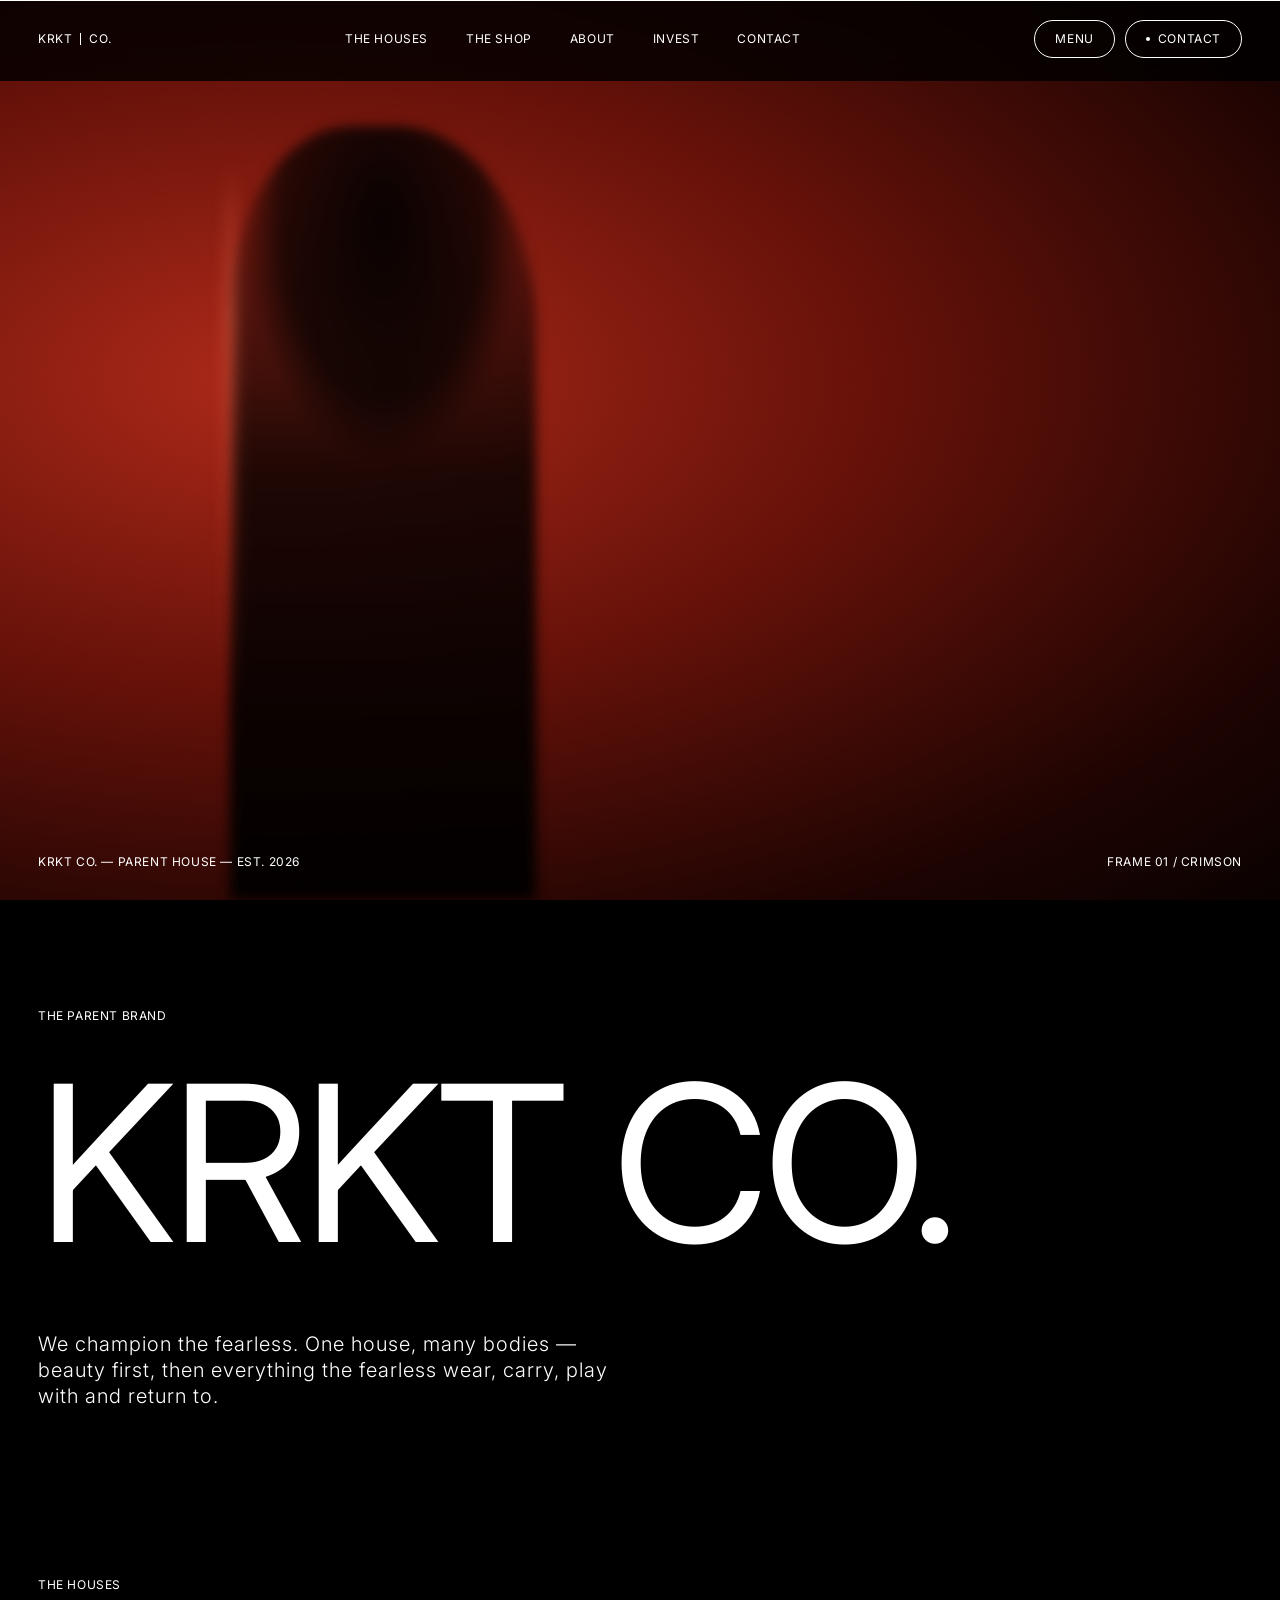
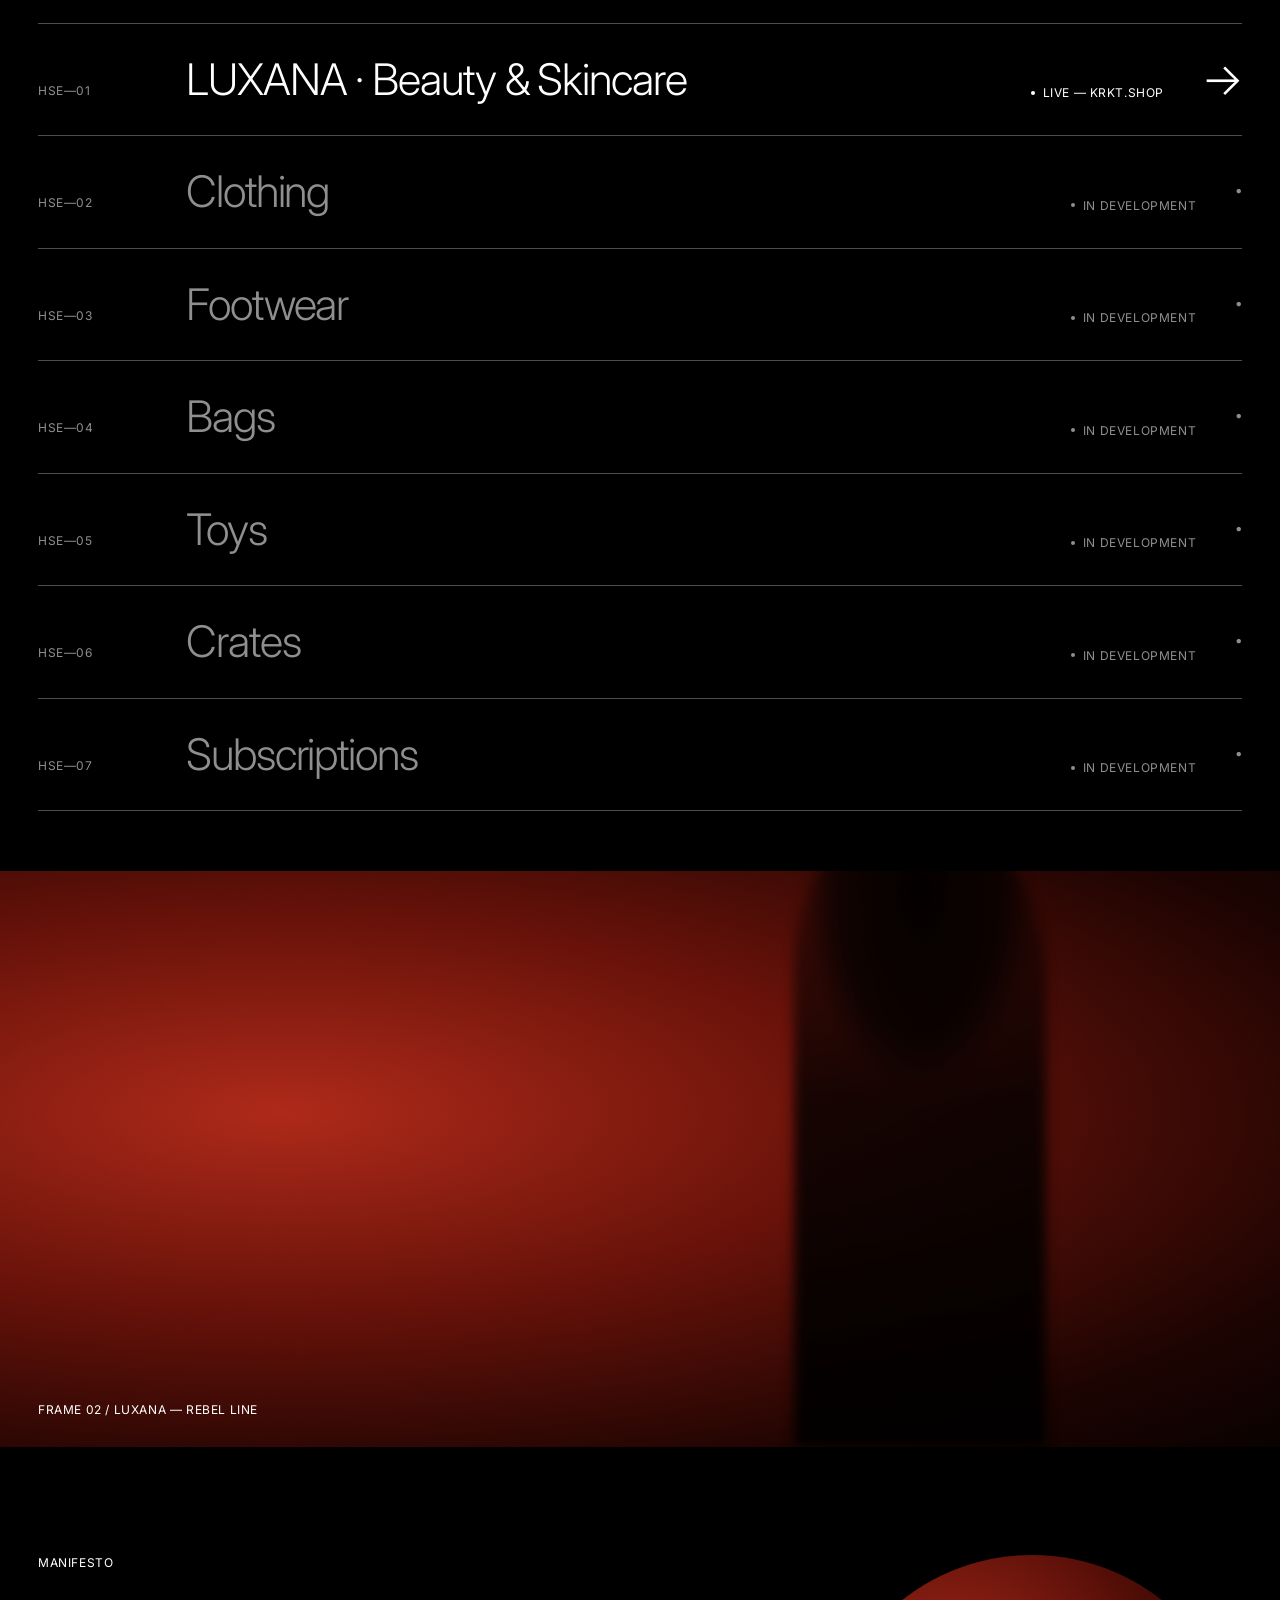
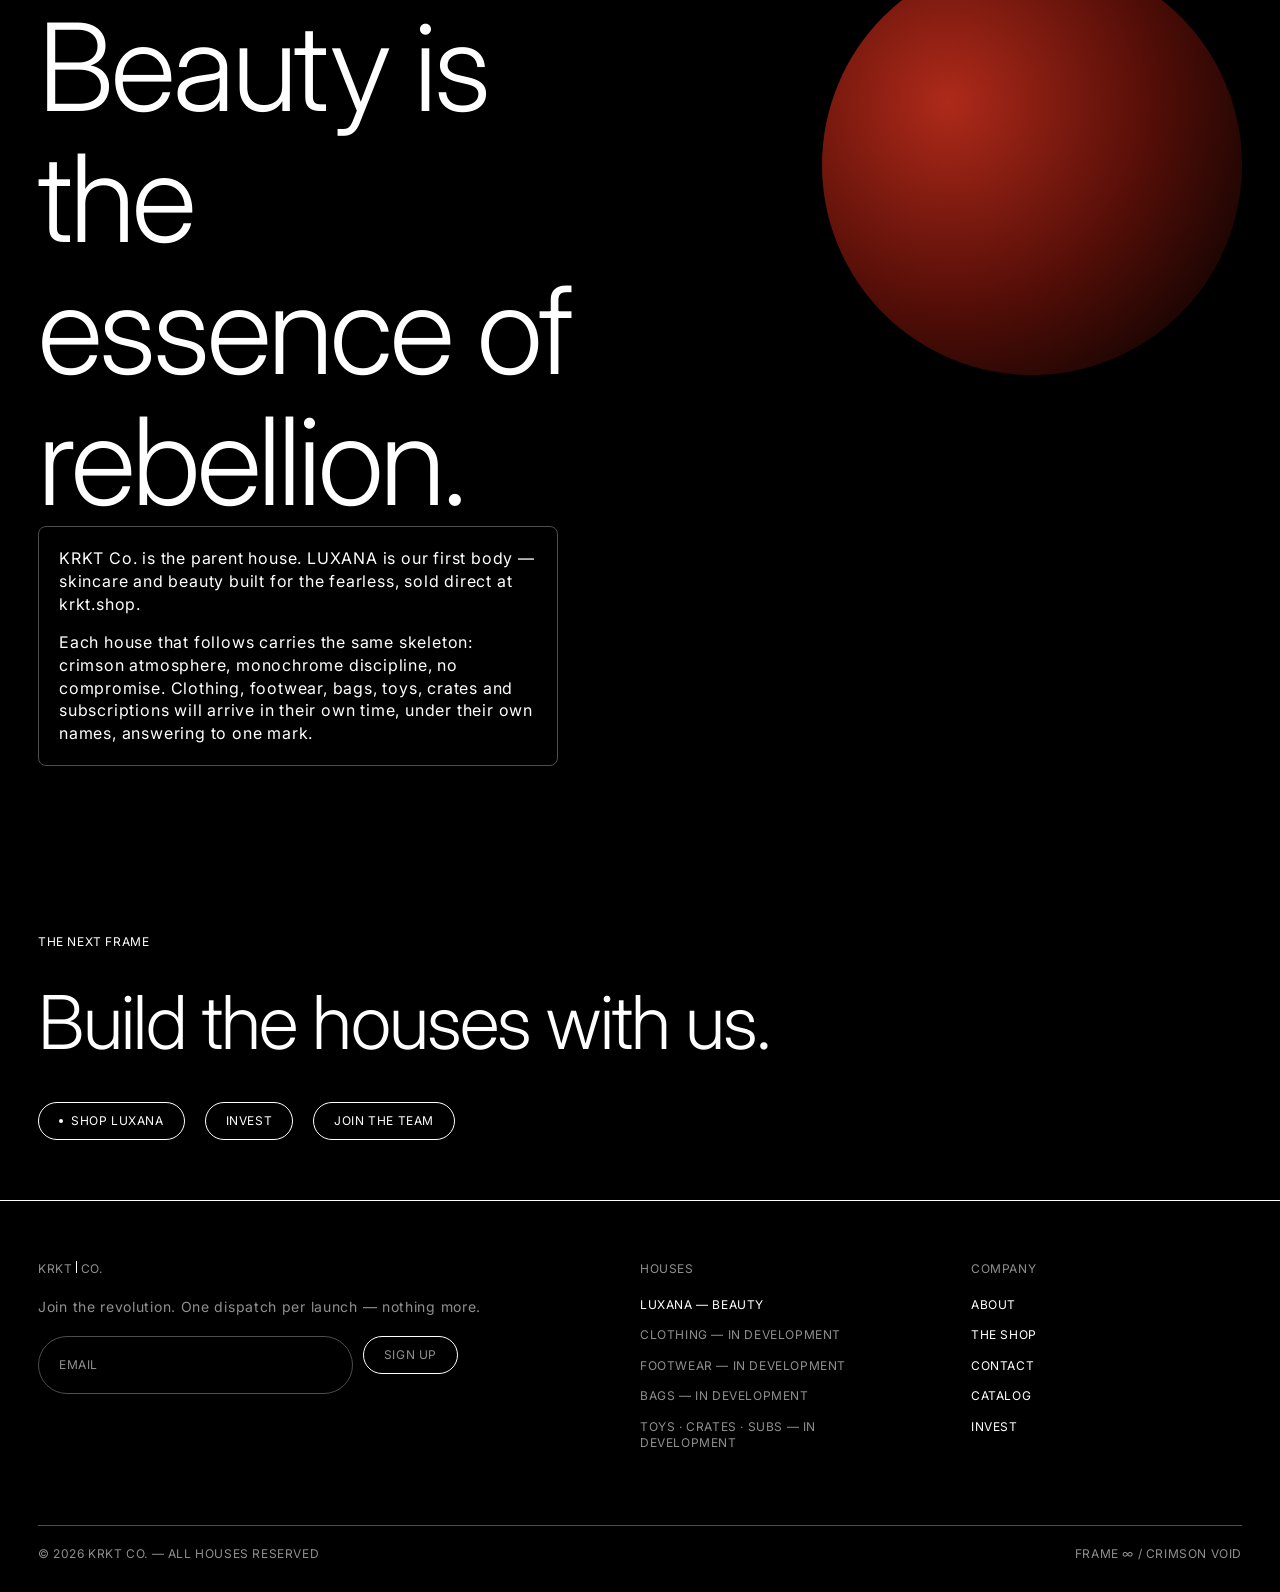
<file: index.html>
<!DOCTYPE html>
<html lang="en" class="no-js">
<head>
<meta charset="UTF-8">
<meta name="viewport" content="width=device-width, initial-scale=1.0">
<title>KRKT Co. — The House of Fearless</title>
<meta name="description" content="KRKT Co. is the parent house behind LUXANA beauty and the coming houses of clothing, footwear, bags, toys, crates and subscriptions.">
<link rel="canonical" href="https://phr0zt.github.io/krkt-co-site/">
<meta name="theme-color" content="#000000">
<meta property="og:type" content="website">
<meta property="og:site_name" content="KRKT Co.">
<meta property="og:title" content="KRKT Co. — The House of Fearless">
<meta property="og:description" content="One house, many bodies. LUXANA beauty is live at krkt.shop; clothing, footwear, bags, toys, crates and subscriptions follow.">
<meta property="og:url" content="https://phr0zt.github.io/krkt-co-site/">
<meta property="og:image" content="https://phr0zt.github.io/krkt-co-site/assets/og-krkt.jpg">
<meta name="twitter:card" content="summary_large_image">
<link rel="icon" href="assets/favicon.svg" type="image/svg+xml">
<link rel="preconnect" href="https://fonts.googleapis.com">
<link rel="preconnect" href="https://fonts.gstatic.com" crossorigin>
<link href="https://fonts.googleapis.com/css2?family=Inter:wght@300;400;500;700&amp;display=swap" rel="stylesheet">
<link rel="stylesheet" href="assets/krkt.css">
</head>
<body class="page-hq">

<a class="skip-link ui-label" href="#manifesto">SKIP TO CONTENT</a>

<header>
  <a class="wordmark ui-label" href="index.html" aria-label="KRKT Co. home">
    KRKT <span class="bar" aria-hidden="true"></span> CO.
  </a>
  <nav class="primary ui-label" id="primary-nav" aria-label="Primary">
    <a href="#houses">THE HOUSES</a>
    <a href="https://krkt.shop" target="_blank" rel="noopener">THE SHOP</a>
    <a href="about.html">ABOUT</a>
    <a href="invest.html">INVEST</a>
    <a href="contact.html">CONTACT</a>
  </nav>
  <div class="utility">
    <button class="ghost-pill ui-label nav-toggle" type="button" aria-expanded="false" aria-controls="primary-nav">MENU</button>
    <a class="ghost-pill ui-label" href="contact.html">
      <span class="dot" aria-hidden="true"></span> CONTACT
    </a>
  </div>
</header>

<!-- Full-bleed editorial hero — the image is the design -->
<section class="frame frame--hero" aria-label="KRKT Co. editorial hero">
  <div class="figure figure--rim-left" aria-hidden="true"></div>
  <span class="frame-label ui-label">KRKT CO. — PARENT HOUSE — EST. 2026</span>
  <span class="frame-label-right ui-label">FRAME 01 / CRIMSON</span>
</section>

<!-- Thesis -->
<section class="strip" id="manifesto">
  <span class="eyebrow ui-label reveal">THE PARENT BRAND</span>
  <h1 class="display-xl reveal">KRKT CO.</h1>
  <p class="lede reveal">We champion the fearless. One house, many bodies — beauty first, then everything the fearless wear, carry, play with and return to.</p>
</section>

<!-- House index -->
<section class="strip strip--tight" id="houses">
  <span class="eyebrow ui-label reveal">THE HOUSES</span>
  <div class="ledger reveal">

    <a class="ledger-row ledger-row--houses" href="https://krkt.shop" target="_blank" rel="noopener">
      <span class="ledger-code ui-label">HSE—01</span>
      <span class="ledger-name">LUXANA · Beauty &amp; Skincare</span>
      <span class="ledger-status ui-label"><span class="dot"></span>LIVE — KRKT.SHOP</span>
      <span class="ledger-arrow heading-sm" aria-hidden="true">→</span>
    </a>

    <div class="ledger-row ledger-row--houses">
      <span class="ledger-code ui-label">HSE—02</span>
      <span class="ledger-name muted">Clothing</span>
      <span class="ledger-status ui-label muted"><span class="dot"></span>IN DEVELOPMENT</span>
      <span class="ledger-arrow muted heading-sm" aria-hidden="true">·</span>
    </div>

    <div class="ledger-row ledger-row--houses">
      <span class="ledger-code ui-label">HSE—03</span>
      <span class="ledger-name muted">Footwear</span>
      <span class="ledger-status ui-label muted"><span class="dot"></span>IN DEVELOPMENT</span>
      <span class="ledger-arrow muted heading-sm" aria-hidden="true">·</span>
    </div>

    <div class="ledger-row ledger-row--houses">
      <span class="ledger-code ui-label">HSE—04</span>
      <span class="ledger-name muted">Bags</span>
      <span class="ledger-status ui-label muted"><span class="dot"></span>IN DEVELOPMENT</span>
      <span class="ledger-arrow muted heading-sm" aria-hidden="true">·</span>
    </div>

    <div class="ledger-row ledger-row--houses">
      <span class="ledger-code ui-label">HSE—05</span>
      <span class="ledger-name muted">Toys</span>
      <span class="ledger-status ui-label muted"><span class="dot"></span>IN DEVELOPMENT</span>
      <span class="ledger-arrow muted heading-sm" aria-hidden="true">·</span>
    </div>

    <div class="ledger-row ledger-row--houses">
      <span class="ledger-code ui-label">HSE—06</span>
      <span class="ledger-name muted">Crates</span>
      <span class="ledger-status ui-label muted"><span class="dot"></span>IN DEVELOPMENT</span>
      <span class="ledger-arrow muted heading-sm" aria-hidden="true">·</span>
    </div>

    <div class="ledger-row ledger-row--houses">
      <span class="ledger-code ui-label">HSE—07</span>
      <span class="ledger-name muted">Subscriptions</span>
      <span class="ledger-status ui-label muted"><span class="dot"></span>IN DEVELOPMENT</span>
      <span class="ledger-arrow muted heading-sm" aria-hidden="true">·</span>
    </div>

  </div>
</section>

<!-- Second full-bleed frame -->
<section class="frame frame--band" aria-label="Editorial frame two">
  <div class="figure" style="left: 62%; height: 70vh; width: 28vh;" aria-hidden="true"></div>
  <span class="frame-label ui-label">FRAME 02 / LUXANA — REBEL LINE</span>
</section>

<!-- Manifesto split -->
<section class="strip">
  <div class="split">
    <div>
      <span class="eyebrow ui-label reveal">MANIFESTO</span>
      <h2 class="display reveal">Beauty is the essence of rebellion.</h2>
      <div class="body-card reveal">
        <p>KRKT Co. is the parent house. LUXANA is our first body — skincare and beauty built for the fearless, sold direct at krkt.shop.</p>
        <p>Each house that follows carries the same skeleton: crimson atmosphere, monochrome discipline, no compromise. Clothing, footwear, bags, toys, crates and subscriptions will arrive in their own time, under their own names, answering to one mark.</p>
      </div>
    </div>
    <div class="circle-frame reveal" role="img" aria-label="Crimson portrait vignette"></div>
  </div>
</section>

<!-- Invest / Join -->
<section class="strip strip--tight" id="invest">
  <span class="eyebrow ui-label reveal">THE NEXT FRAME</span>
  <h2 class="heading reveal">Build the houses with us.</h2>
  <div class="cta-row reveal">
    <a class="ghost-pill ui-label" href="https://krkt.shop" target="_blank" rel="noopener"><span class="dot" aria-hidden="true"></span> SHOP LUXANA</a>
    <a class="ghost-pill ui-label" href="invest.html">INVEST</a>
    <a class="ghost-pill ui-label" href="contact.html">JOIN THE TEAM</a>
  </div>
</section>

<footer>
  <div class="foot-grid">
    <div class="foot-col">
      <span class="wordmark ui-label">KRKT <span class="bar" aria-hidden="true"></span> CO.</span>
      <p class="note">Join the revolution. One dispatch per launch — nothing more.</p>
      <!-- Posts to the LUXANA storefront's own customer list; works without JS. -->
      <form class="newsletter" method="post" action="https://krkt.shop/contact#contact_form" accept-charset="UTF-8" target="_blank" rel="noopener">
        <input type="hidden" name="form_type" value="customer">
        <input type="hidden" name="utf8" value="✓">
        <input type="hidden" name="contact[tags]" value="newsletter,krkt-co">
        <input type="email" name="contact[email]" placeholder="EMAIL" aria-label="Email address" autocomplete="email" required>
        <button class="ghost-pill ui-label" type="submit">SIGN UP</button>
      </form>
    </div>
    <div class="foot-col ui-label">
      <span class="ui-label">HOUSES</span>
      <a href="https://krkt.shop" target="_blank" rel="noopener">LUXANA — BEAUTY</a>
      <span class="foot-static">CLOTHING — IN DEVELOPMENT</span>
      <span class="foot-static">FOOTWEAR — IN DEVELOPMENT</span>
      <span class="foot-static">BAGS — IN DEVELOPMENT</span>
      <span class="foot-static">TOYS · CRATES · SUBS — IN DEVELOPMENT</span>
    </div>
    <div class="foot-col ui-label">
      <span class="ui-label">COMPANY</span>
      <a href="about.html">ABOUT</a>
      <a href="https://krkt.shop" target="_blank" rel="noopener">THE SHOP</a>
      <a href="contact.html">CONTACT</a>
      <a href="https://krkt.shop/collections/all" target="_blank" rel="noopener">CATALOG</a>
      <a href="invest.html">INVEST</a>
    </div>
  </div>
  <div class="foot-base ui-label">
    <span>© 2026 KRKT CO. — ALL HOUSES RESERVED</span>
    <span>FRAME ∞ / CRIMSON VOID</span>
  </div>
</footer>

<script src="assets/krkt.js"></script>
</body>
</html>
</file>
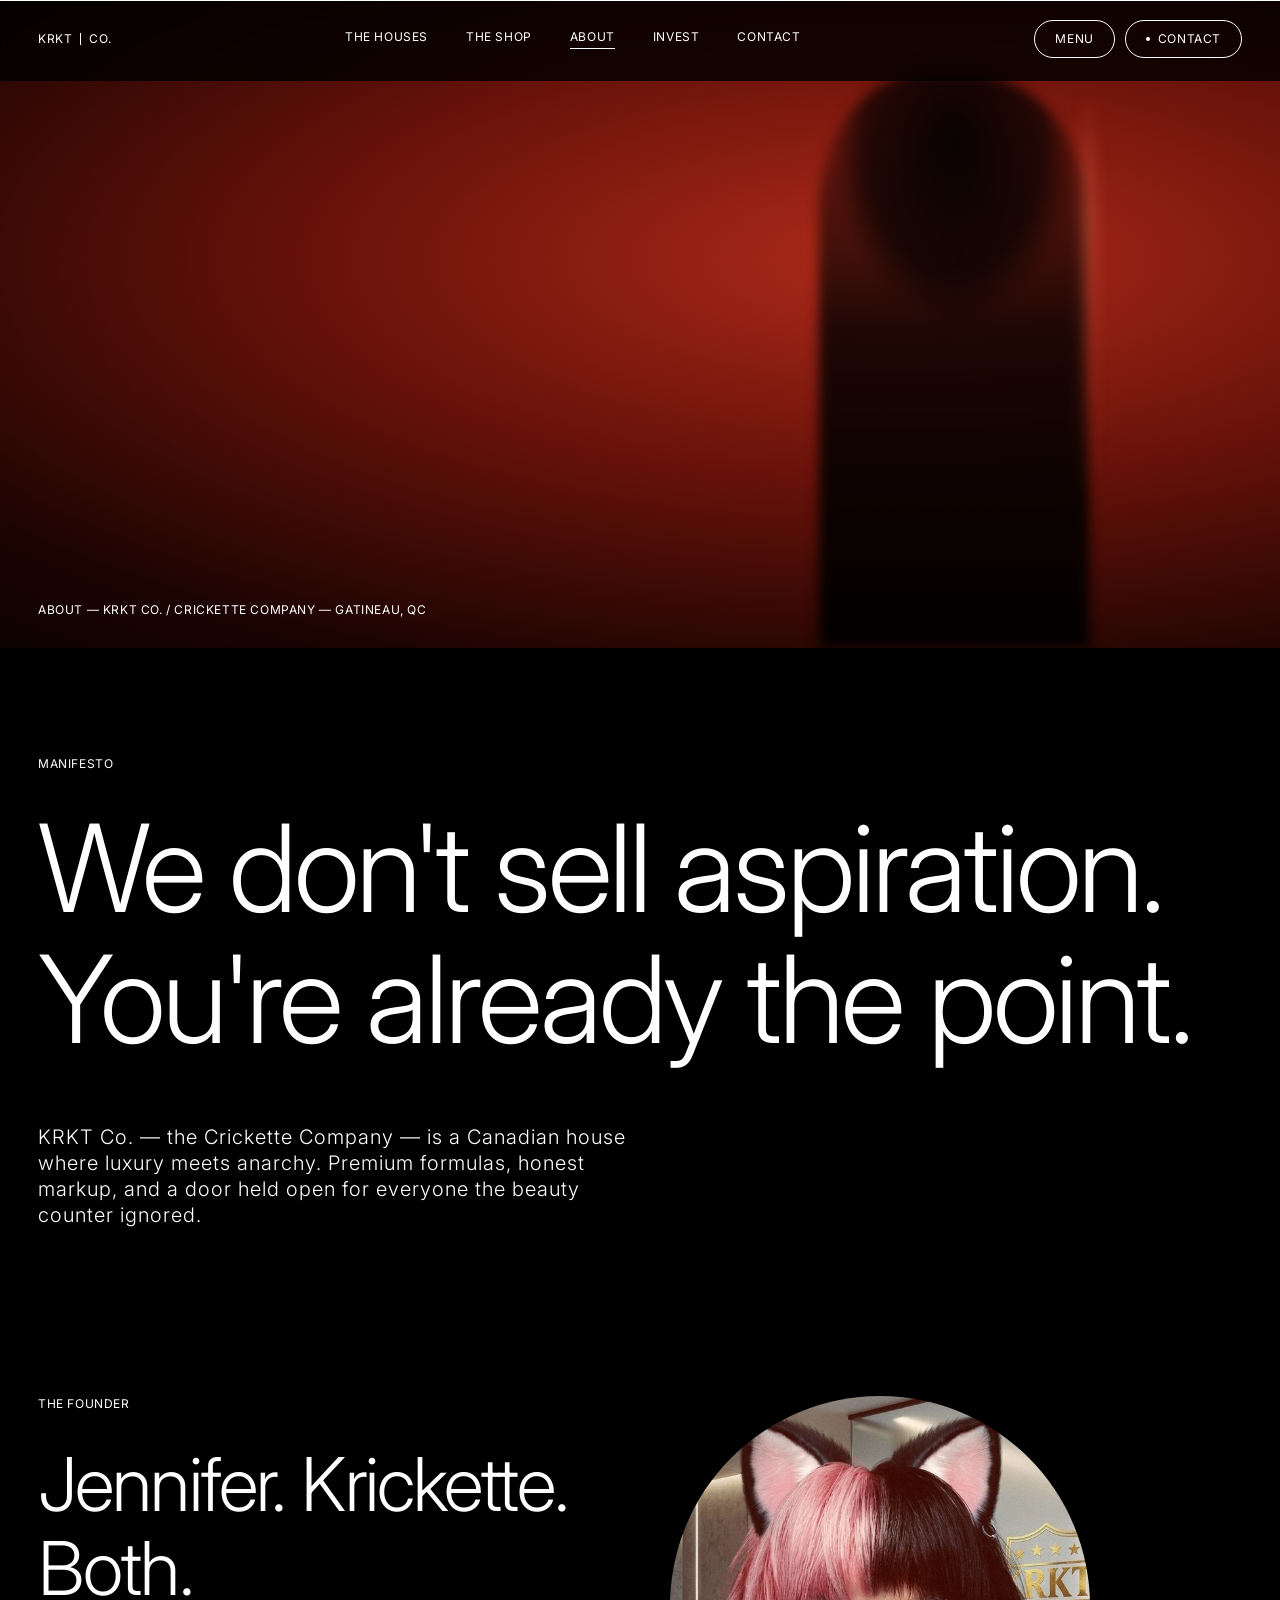
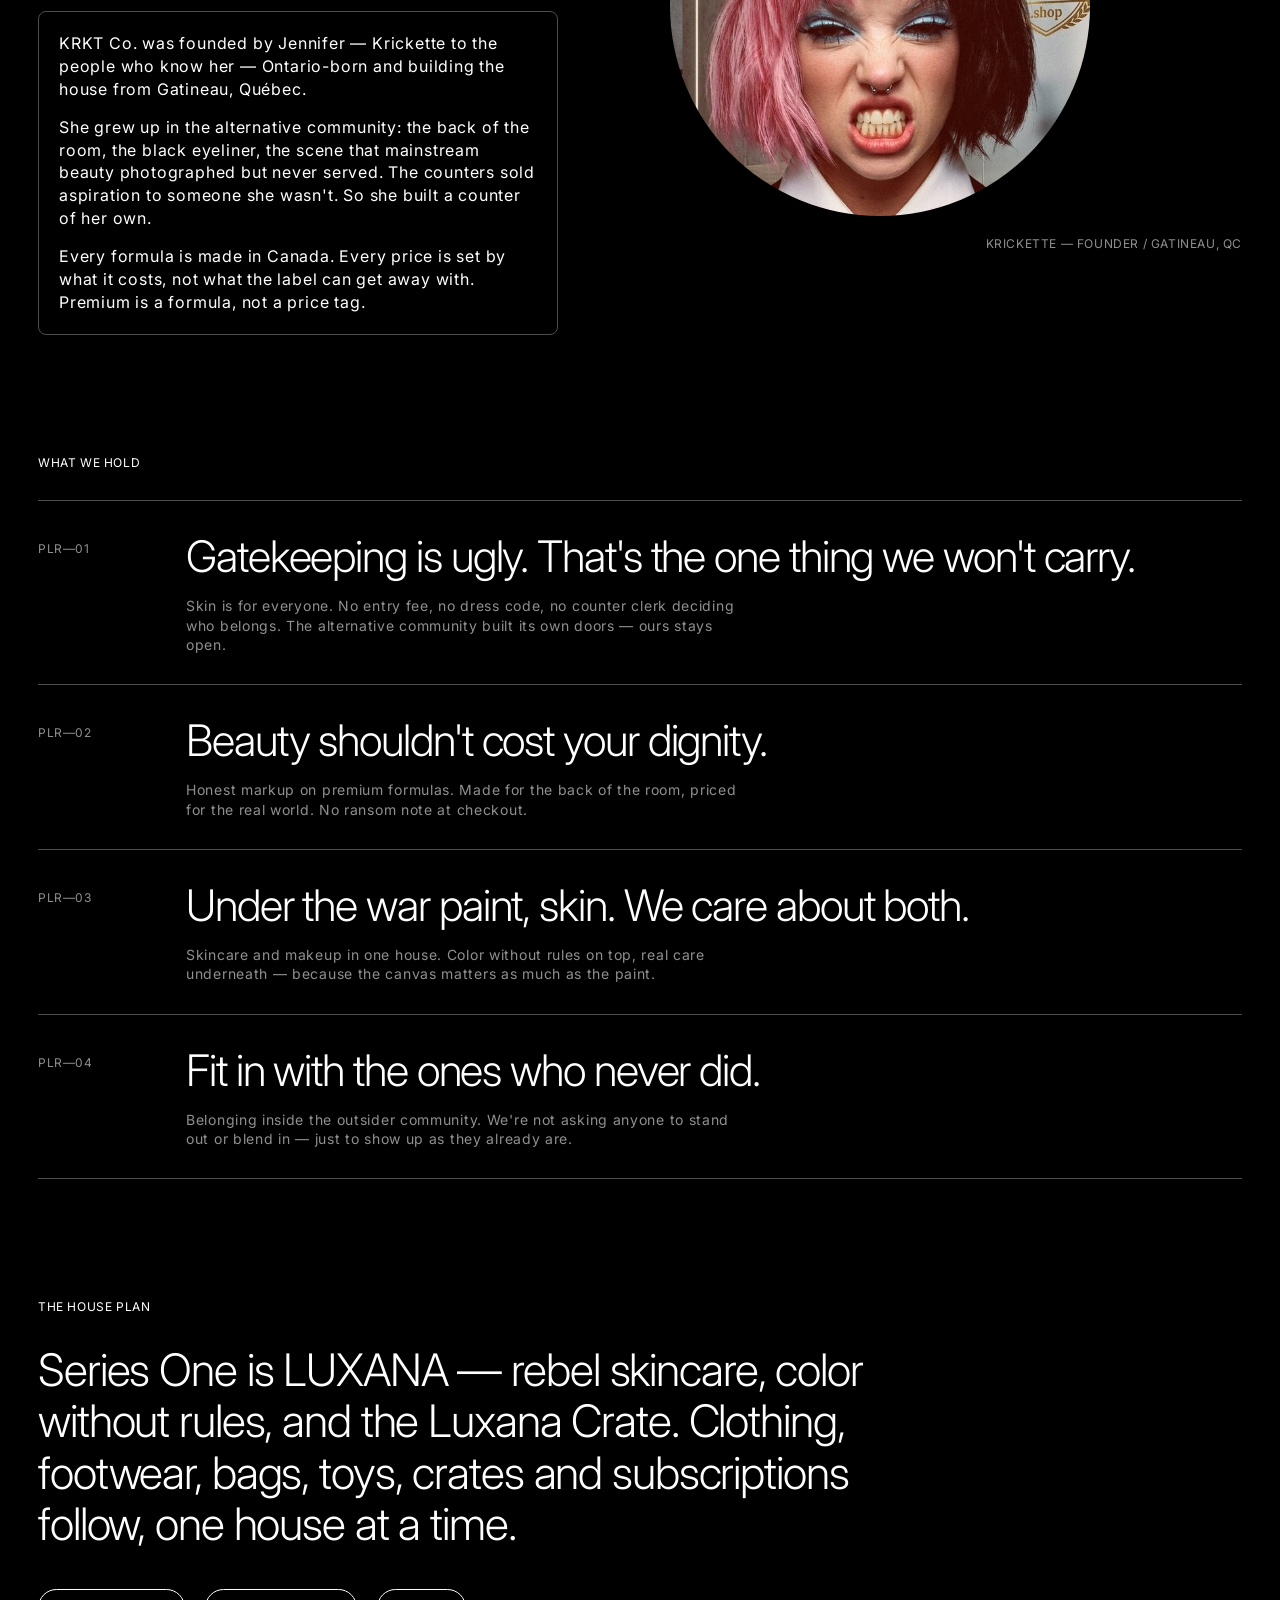
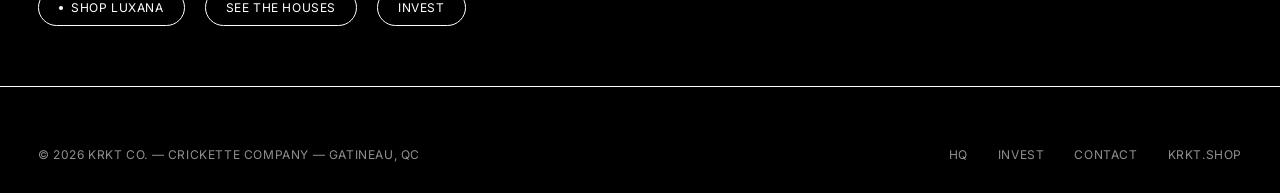
<file: about.html>
<!DOCTYPE html>
<html lang="en" class="no-js">
<head>
<meta charset="UTF-8">
<meta name="viewport" content="width=device-width, initial-scale=1.0">
<title>About — KRKT Co.</title>
<meta name="description" content="KRKT Co. — Crickette Company. Luxury meets anarchy. Founded by Jennifer 'Krickette' in Gatineau, Québec. Beauty shouldn't cost your dignity.">
<link rel="canonical" href="https://phr0zt.github.io/krkt-co-site/about.html">
<meta name="theme-color" content="#000000">
<meta property="og:type" content="website">
<meta property="og:site_name" content="KRKT Co.">
<meta property="og:title" content="About — KRKT Co.">
<meta property="og:description" content="A Canadian house where luxury meets anarchy. Premium formulas, honest markup, and a door held open for everyone the beauty counter ignored.">
<meta property="og:url" content="https://phr0zt.github.io/krkt-co-site/about.html">
<meta property="og:image" content="https://phr0zt.github.io/krkt-co-site/assets/og-krkt.jpg">
<meta name="twitter:card" content="summary_large_image">
<link rel="icon" href="assets/favicon.svg" type="image/svg+xml">
<link rel="preconnect" href="https://fonts.googleapis.com">
<link rel="preconnect" href="https://fonts.gstatic.com" crossorigin>
<link href="https://fonts.googleapis.com/css2?family=Inter:wght@300;400;500;700&amp;display=swap" rel="stylesheet">
<link rel="stylesheet" href="assets/krkt.css">
</head>
<body class="page-about">

<a class="skip-link ui-label" href="#manifesto">SKIP TO CONTENT</a>

<header>
  <a class="wordmark ui-label" href="index.html" aria-label="KRKT Co. home">
    KRKT <span class="bar" aria-hidden="true"></span> CO.
  </a>
  <nav class="primary ui-label" id="primary-nav" aria-label="Primary">
    <a href="index.html#houses">THE HOUSES</a>
    <a href="https://krkt.shop" target="_blank" rel="noopener">THE SHOP</a>
    <a href="about.html" aria-current="page">ABOUT</a>
    <a href="invest.html">INVEST</a>
    <a href="contact.html">CONTACT</a>
  </nav>
  <div class="utility">
    <button class="ghost-pill ui-label nav-toggle" type="button" aria-expanded="false" aria-controls="primary-nav">MENU</button>
    <a class="ghost-pill ui-label" href="contact.html">
      <span class="dot" aria-hidden="true"></span> CONTACT
    </a>
  </div>
</header>

<!-- Editorial frame -->
<section class="frame frame--band" aria-label="About editorial frame">
  <div class="figure figure--rim-right" aria-hidden="true"></div>
  <span class="frame-label ui-label">ABOUT — KRKT CO. / CRICKETTE COMPANY — GATINEAU, QC</span>
</section>

<!-- Thesis -->
<section class="strip" id="manifesto">
  <span class="eyebrow ui-label reveal">MANIFESTO</span>
  <h1 class="display reveal">We don't sell aspiration. You're already the point.</h1>
  <p class="lede reveal">KRKT Co. — the Crickette Company — is a Canadian house where luxury meets anarchy. Premium formulas, honest markup, and a door held open for everyone the beauty counter ignored.</p>
</section>

<!-- Founder -->
<section class="strip strip--tight">
  <div class="split">
    <div>
      <span class="eyebrow ui-label reveal">THE FOUNDER</span>
      <h2 class="heading reveal">Jennifer. Krickette. Both.</h2>
      <div class="body-card reveal">
        <p>KRKT Co. was founded by Jennifer — Krickette to the people who know her — Ontario-born and building the house from Gatineau, Québec.</p>
        <p>She grew up in the alternative community: the back of the room, the black eyeliner, the scene that mainstream beauty photographed but never served. The counters sold aspiration to someone she wasn't. So she built a counter of her own.</p>
        <p>Every formula is made in Canada. Every price is set by what it costs, not what the label can get away with. Premium is a formula, not a price tag.</p>
      </div>
    </div>
    <div>
      <div class="circle-frame reveal">
        <img src="assets/krickette-portrait.jpg" width="640" height="640" loading="lazy" alt="Krickette, founder of KRKT Co., in crimson editorial treatment">
      </div>
      <p class="circle-caption ui-label reveal">KRICKETTE — FOUNDER / GATINEAU, QC</p>
    </div>
  </div>
</section>

<!-- Pillars ledger -->
<section class="strip strip--tight">
  <span class="eyebrow ui-label reveal">WHAT WE HOLD</span>
  <div class="ledger reveal">

    <div class="ledger-row ledger-row--stacked">
      <span class="ledger-code ui-label">PLR—01</span>
      <div>
        <p class="ledger-name">Gatekeeping is ugly. That's the one thing we won't carry.</p>
        <p class="note">Skin is for everyone. No entry fee, no dress code, no counter clerk deciding who belongs. The alternative community built its own doors — ours stays open.</p>
      </div>
    </div>

    <div class="ledger-row ledger-row--stacked">
      <span class="ledger-code ui-label">PLR—02</span>
      <div>
        <p class="ledger-name">Beauty shouldn't cost your dignity.</p>
        <p class="note">Honest markup on premium formulas. Made for the back of the room, priced for the real world. No ransom note at checkout.</p>
      </div>
    </div>

    <div class="ledger-row ledger-row--stacked">
      <span class="ledger-code ui-label">PLR—03</span>
      <div>
        <p class="ledger-name">Under the war paint, skin. We care about both.</p>
        <p class="note">Skincare and makeup in one house. Color without rules on top, real care underneath — because the canvas matters as much as the paint.</p>
      </div>
    </div>

    <div class="ledger-row ledger-row--stacked">
      <span class="ledger-code ui-label">PLR—04</span>
      <div>
        <p class="ledger-name">Fit in with the ones who never did.</p>
        <p class="note">Belonging inside the outsider community. We're not asking anyone to stand out or blend in — just to show up as they already are.</p>
      </div>
    </div>

  </div>
</section>

<!-- Where it goes -->
<section class="strip strip--tight">
  <span class="eyebrow ui-label reveal">THE HOUSE PLAN</span>
  <h2 class="heading-sm reveal" style="max-width: 900px;">Series One is LUXANA — rebel skincare, color without rules, and the Luxana Crate. Clothing, footwear, bags, toys, crates and subscriptions follow, one house at a time.</h2>
  <div class="cta-row reveal">
    <a class="ghost-pill ui-label" href="https://krkt.shop" target="_blank" rel="noopener"><span class="dot" aria-hidden="true"></span> SHOP LUXANA</a>
    <a class="ghost-pill ui-label" href="index.html#houses">SEE THE HOUSES</a>
    <a class="ghost-pill ui-label" href="invest.html">INVEST</a>
  </div>
</section>

<footer>
  <div class="foot-base foot-base--bare ui-label">
    <span>© 2026 KRKT CO. — CRICKETTE COMPANY — GATINEAU, QC</span>
    <span class="foot-links">
      <a href="index.html">HQ</a>
      <a href="invest.html">INVEST</a>
      <a href="contact.html">CONTACT</a>
      <a href="https://krkt.shop" target="_blank" rel="noopener">KRKT.SHOP</a>
    </span>
  </div>
</footer>

<script src="assets/krkt.js"></script>
</body>
</html>
</file>
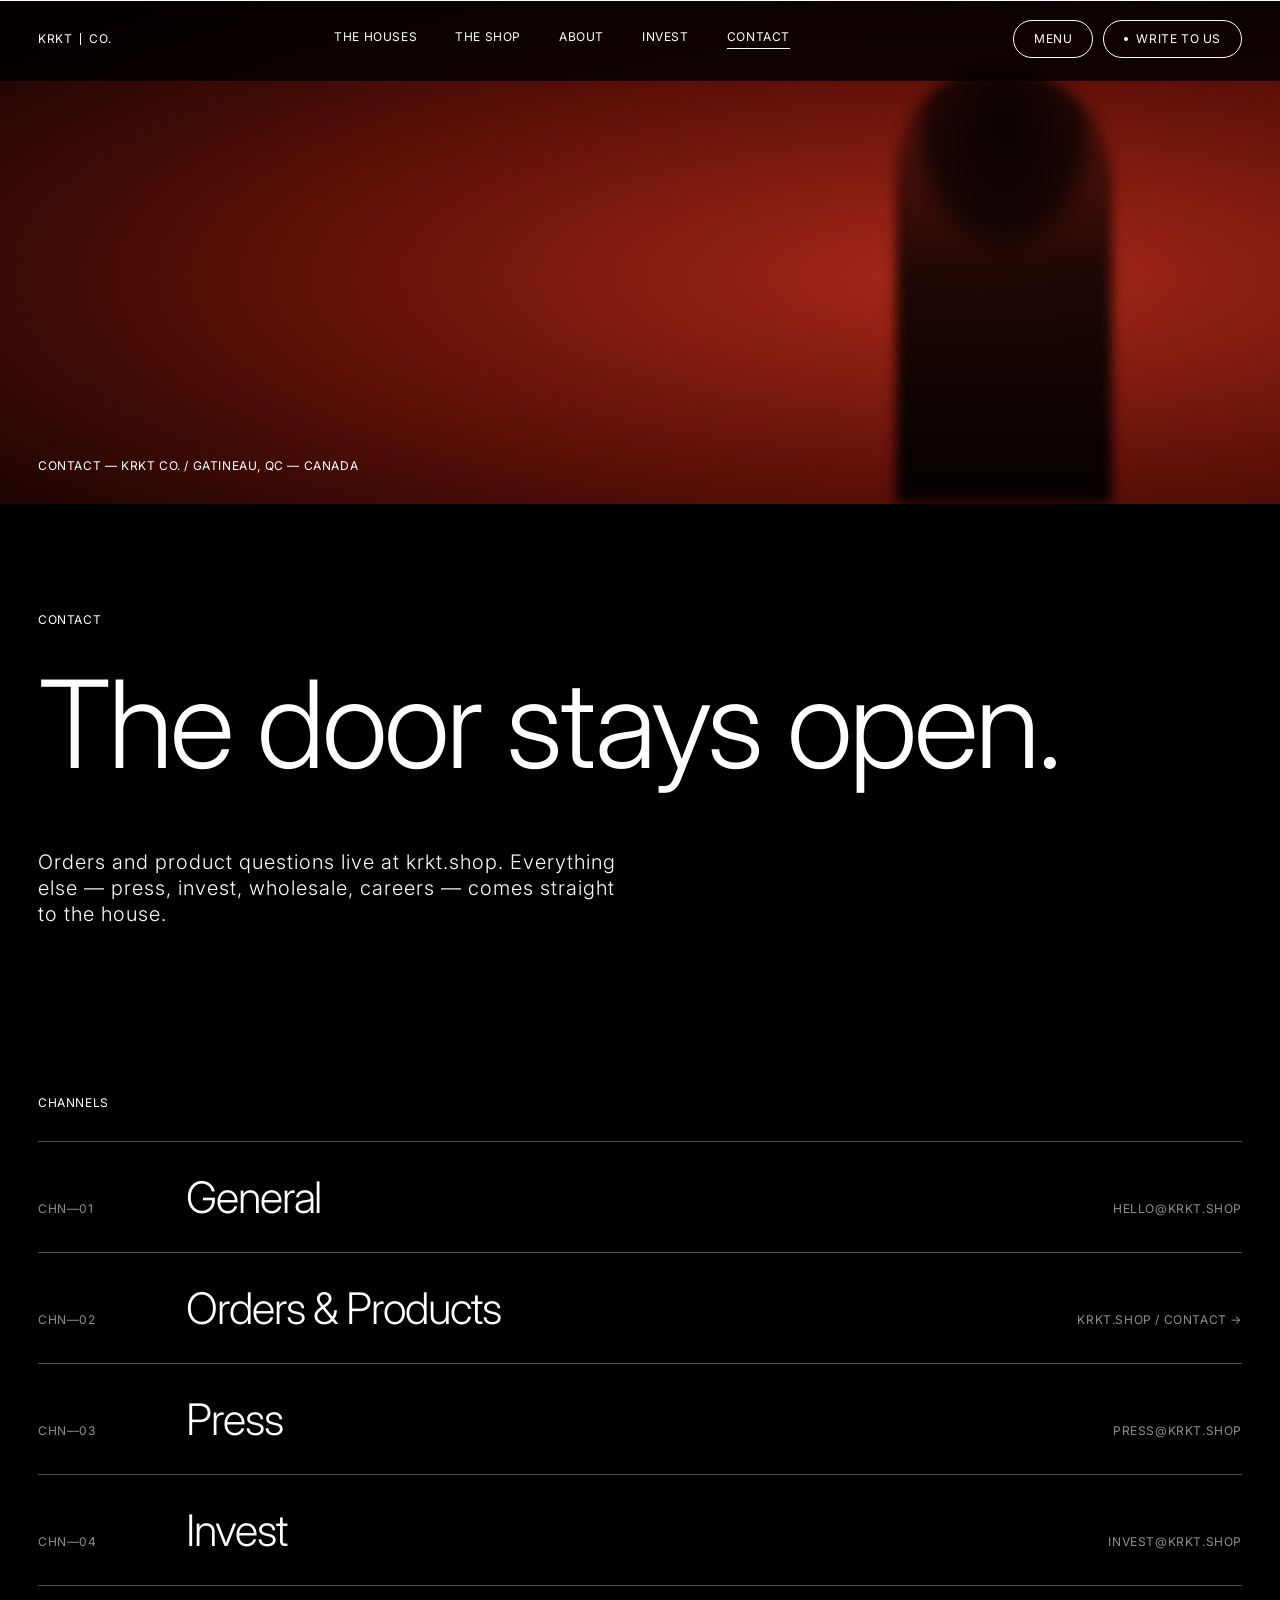
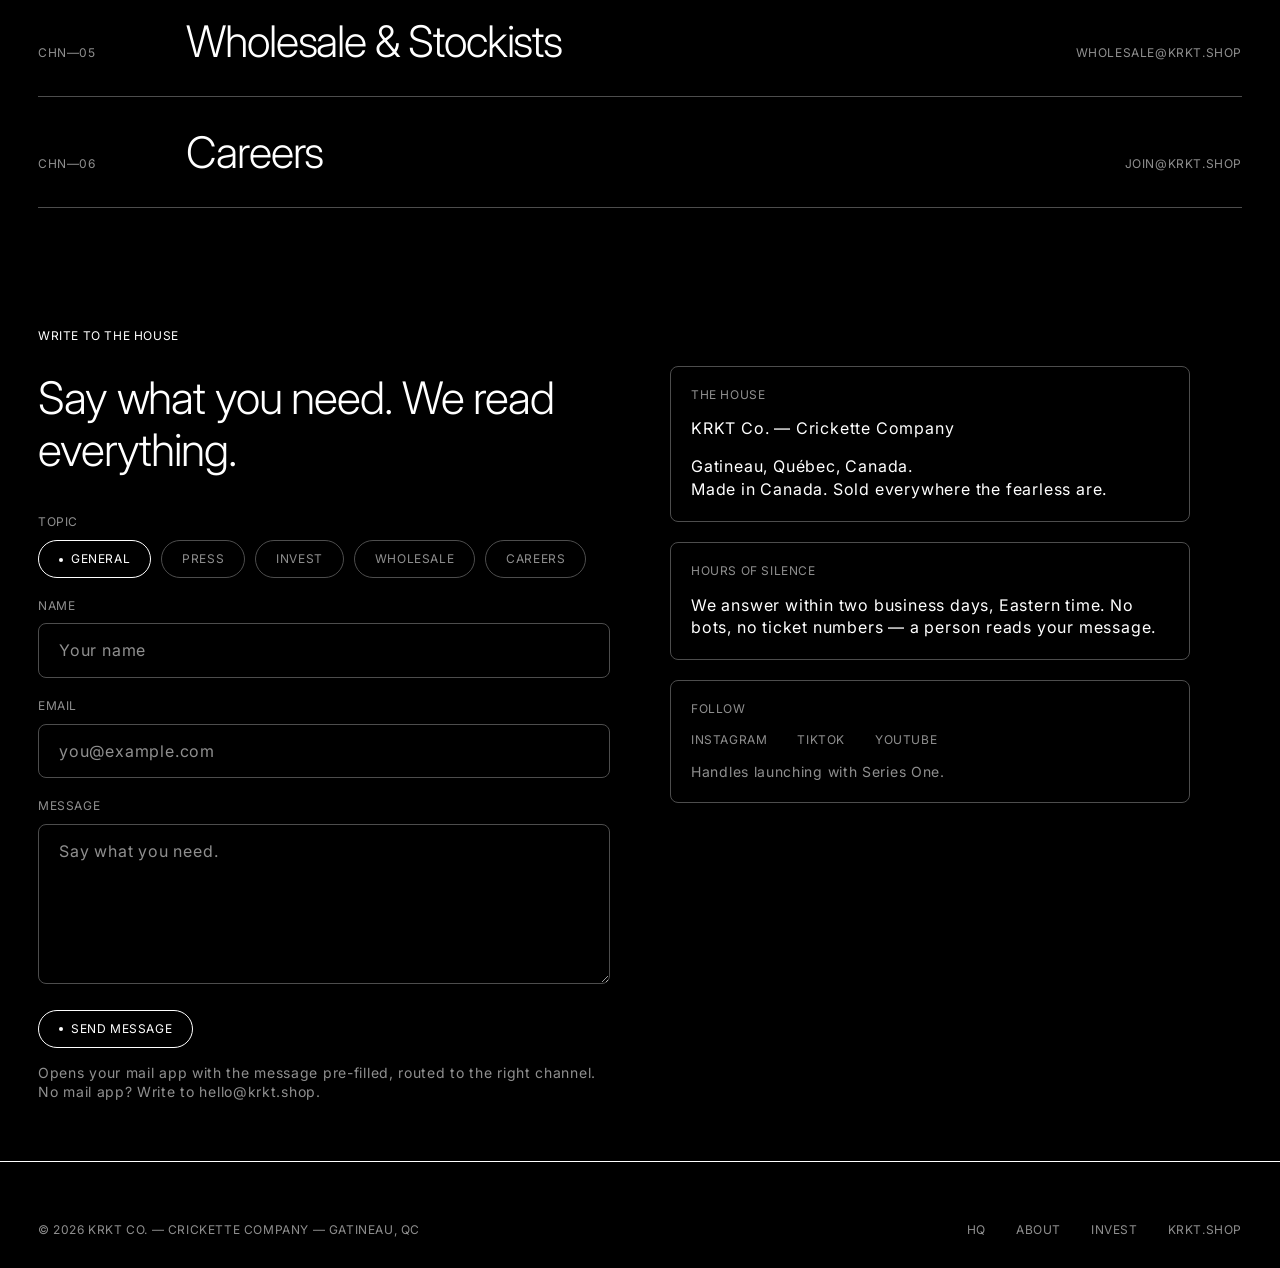
<file: contact.html>
<!DOCTYPE html>
<html lang="en" class="no-js">
<head>
<meta charset="UTF-8">
<meta name="viewport" content="width=device-width, initial-scale=1.0">
<title>Contact — KRKT Co.</title>
<meta name="description" content="Contact KRKT Co. — general, press, invest, wholesale and careers. Gatineau, Québec.">
<link rel="canonical" href="https://phr0zt.github.io/krkt-co-site/contact.html">
<meta name="theme-color" content="#000000">
<meta property="og:type" content="website">
<meta property="og:site_name" content="KRKT Co.">
<meta property="og:title" content="Contact — KRKT Co.">
<meta property="og:description" content="General, press, invest, wholesale and careers — routed straight to the house in Gatineau, Québec.">
<meta property="og:url" content="https://phr0zt.github.io/krkt-co-site/contact.html">
<meta property="og:image" content="https://phr0zt.github.io/krkt-co-site/assets/og-krkt.jpg">
<meta name="twitter:card" content="summary_large_image">
<link rel="icon" href="assets/favicon.svg" type="image/svg+xml">
<link rel="preconnect" href="https://fonts.googleapis.com">
<link rel="preconnect" href="https://fonts.gstatic.com" crossorigin>
<link href="https://fonts.googleapis.com/css2?family=Inter:wght@300;400;500;700&amp;display=swap" rel="stylesheet">
<link rel="stylesheet" href="assets/krkt.css">
</head>
<body class="page-contact">

<a class="skip-link ui-label" href="#channels">SKIP TO CONTENT</a>

<header>
  <a class="wordmark ui-label" href="index.html" aria-label="KRKT Co. home">
    KRKT <span class="bar" aria-hidden="true"></span> CO.
  </a>
  <nav class="primary ui-label" id="primary-nav" aria-label="Primary">
    <a href="index.html#houses">THE HOUSES</a>
    <a href="https://krkt.shop" target="_blank" rel="noopener">THE SHOP</a>
    <a href="about.html">ABOUT</a>
    <a href="invest.html">INVEST</a>
    <a href="contact.html" aria-current="page">CONTACT</a>
  </nav>
  <div class="utility">
    <button class="ghost-pill ui-label nav-toggle" type="button" aria-expanded="false" aria-controls="primary-nav">MENU</button>
    <a class="ghost-pill ui-label" href="#write">
      <span class="dot" aria-hidden="true"></span> WRITE TO US
    </a>
  </div>
</header>

<!-- Editorial frame -->
<section class="frame frame--band" aria-label="Contact editorial frame">
  <div class="figure" aria-hidden="true"></div>
  <span class="frame-label ui-label">CONTACT — KRKT CO. / GATINEAU, QC — CANADA</span>
</section>

<!-- Thesis -->
<section class="strip">
  <span class="eyebrow ui-label reveal">CONTACT</span>
  <h1 class="display reveal">The door stays open.</h1>
  <p class="lede reveal">Orders and product questions live at krkt.shop. Everything else — press, invest, wholesale, careers — comes straight to the house.</p>
</section>

<!-- Routed contact ledger -->
<section class="strip strip--tight" id="channels">
  <span class="eyebrow ui-label reveal">CHANNELS</span>
  <div class="ledger reveal">

    <a class="ledger-row ledger-row--status" href="mailto:hello@krkt.shop">
      <span class="ledger-code ui-label">CHN—01</span>
      <span class="ledger-name">General</span>
      <span class="ledger-addr ui-label">HELLO@KRKT.SHOP</span>
    </a>

    <a class="ledger-row ledger-row--status" href="https://krkt.shop/pages/contact" target="_blank" rel="noopener">
      <span class="ledger-code ui-label">CHN—02</span>
      <span class="ledger-name">Orders &amp; Products</span>
      <span class="ledger-addr ui-label">KRKT.SHOP / CONTACT →</span>
    </a>

    <a class="ledger-row ledger-row--status" href="mailto:press@krkt.shop">
      <span class="ledger-code ui-label">CHN—03</span>
      <span class="ledger-name">Press</span>
      <span class="ledger-addr ui-label">PRESS@KRKT.SHOP</span>
    </a>

    <a class="ledger-row ledger-row--status" href="mailto:invest@krkt.shop">
      <span class="ledger-code ui-label">CHN—04</span>
      <span class="ledger-name">Invest</span>
      <span class="ledger-addr ui-label">INVEST@KRKT.SHOP</span>
    </a>

    <a class="ledger-row ledger-row--status" href="mailto:wholesale@krkt.shop">
      <span class="ledger-code ui-label">CHN—05</span>
      <span class="ledger-name">Wholesale &amp; Stockists</span>
      <span class="ledger-addr ui-label">WHOLESALE@KRKT.SHOP</span>
    </a>

    <a class="ledger-row ledger-row--status" href="mailto:join@krkt.shop">
      <span class="ledger-code ui-label">CHN—06</span>
      <span class="ledger-name">Careers</span>
      <span class="ledger-addr ui-label">JOIN@KRKT.SHOP</span>
    </a>

  </div>
</section>

<!-- Write to the house -->
<section class="strip strip--tight" id="write">
  <div class="split">
    <div>
      <span class="eyebrow ui-label reveal">WRITE TO THE HOUSE</span>
      <h2 class="heading-sm reveal" style="max-width: 520px;">Say what you need. We read everything.</h2>

      <form id="contact-form" class="reveal" style="margin-top: 38px;">
        <div class="field">
          <span class="field-label ui-label">TOPIC</span>
          <div class="topic-pills ui-label" role="radiogroup" aria-label="Message topic">
            <button class="topic-pill ui-label selected" type="button" role="radio" aria-checked="true" data-topic="General">GENERAL</button>
            <button class="topic-pill ui-label" type="button" role="radio" aria-checked="false" data-topic="Press">PRESS</button>
            <button class="topic-pill ui-label" type="button" role="radio" aria-checked="false" data-topic="Invest">INVEST</button>
            <button class="topic-pill ui-label" type="button" role="radio" aria-checked="false" data-topic="Wholesale">WHOLESALE</button>
            <button class="topic-pill ui-label" type="button" role="radio" aria-checked="false" data-topic="Careers">CAREERS</button>
          </div>
        </div>

        <div class="field">
          <label class="ui-label" for="c-name">NAME</label>
          <input id="c-name" name="name" type="text" autocomplete="name" placeholder="Your name" required>
        </div>

        <div class="field">
          <label class="ui-label" for="c-email">EMAIL</label>
          <input id="c-email" name="email" type="email" autocomplete="email" placeholder="you@example.com" required>
        </div>

        <div class="field">
          <label class="ui-label" for="c-msg">MESSAGE</label>
          <textarea id="c-msg" name="message" placeholder="Say what you need." maxlength="1400" required></textarea>
        </div>

        <button class="ghost-pill ui-label" type="submit">
          <span class="dot" aria-hidden="true"></span> SEND MESSAGE
        </button>
        <p class="form-note">Opens your mail app with the message pre-filled, routed to the right channel. No mail app? Write to <a href="mailto:hello@krkt.shop">hello@krkt.shop</a>.</p>
        <p class="field-error ui-label form-status" id="form-status" role="status" aria-live="polite"></p>
      </form>
    </div>

    <div>
      <div class="body-card reveal">
        <span class="ui-label">THE HOUSE</span>
        <p>KRKT Co. — Crickette Company</p>
        <p>Gatineau, Québec, Canada.<br>Made in Canada. Sold everywhere the fearless are.</p>
      </div>
      <div class="body-card reveal">
        <span class="ui-label">HOURS OF SILENCE</span>
        <p>We answer within two business days, Eastern time. No bots, no ticket numbers — a person reads your message.</p>
      </div>
      <div class="body-card reveal">
        <span class="ui-label">FOLLOW</span>
        <p class="ui-label" style="display: flex; gap: 30px; flex-wrap: wrap;">
          <span>INSTAGRAM</span>
          <span>TIKTOK</span>
          <span>YOUTUBE</span>
        </p>
        <p class="note">Handles launching with Series One.</p>
      </div>
    </div>
  </div>
</section>

<footer>
  <div class="foot-base foot-base--bare ui-label">
    <span>© 2026 KRKT CO. — CRICKETTE COMPANY — GATINEAU, QC</span>
    <span class="foot-links">
      <a href="index.html">HQ</a>
      <a href="about.html">ABOUT</a>
      <a href="invest.html">INVEST</a>
      <a href="https://krkt.shop" target="_blank" rel="noopener">KRKT.SHOP</a>
    </span>
  </div>
</footer>

<script src="assets/krkt.js"></script>
</body>
</html>
</file>
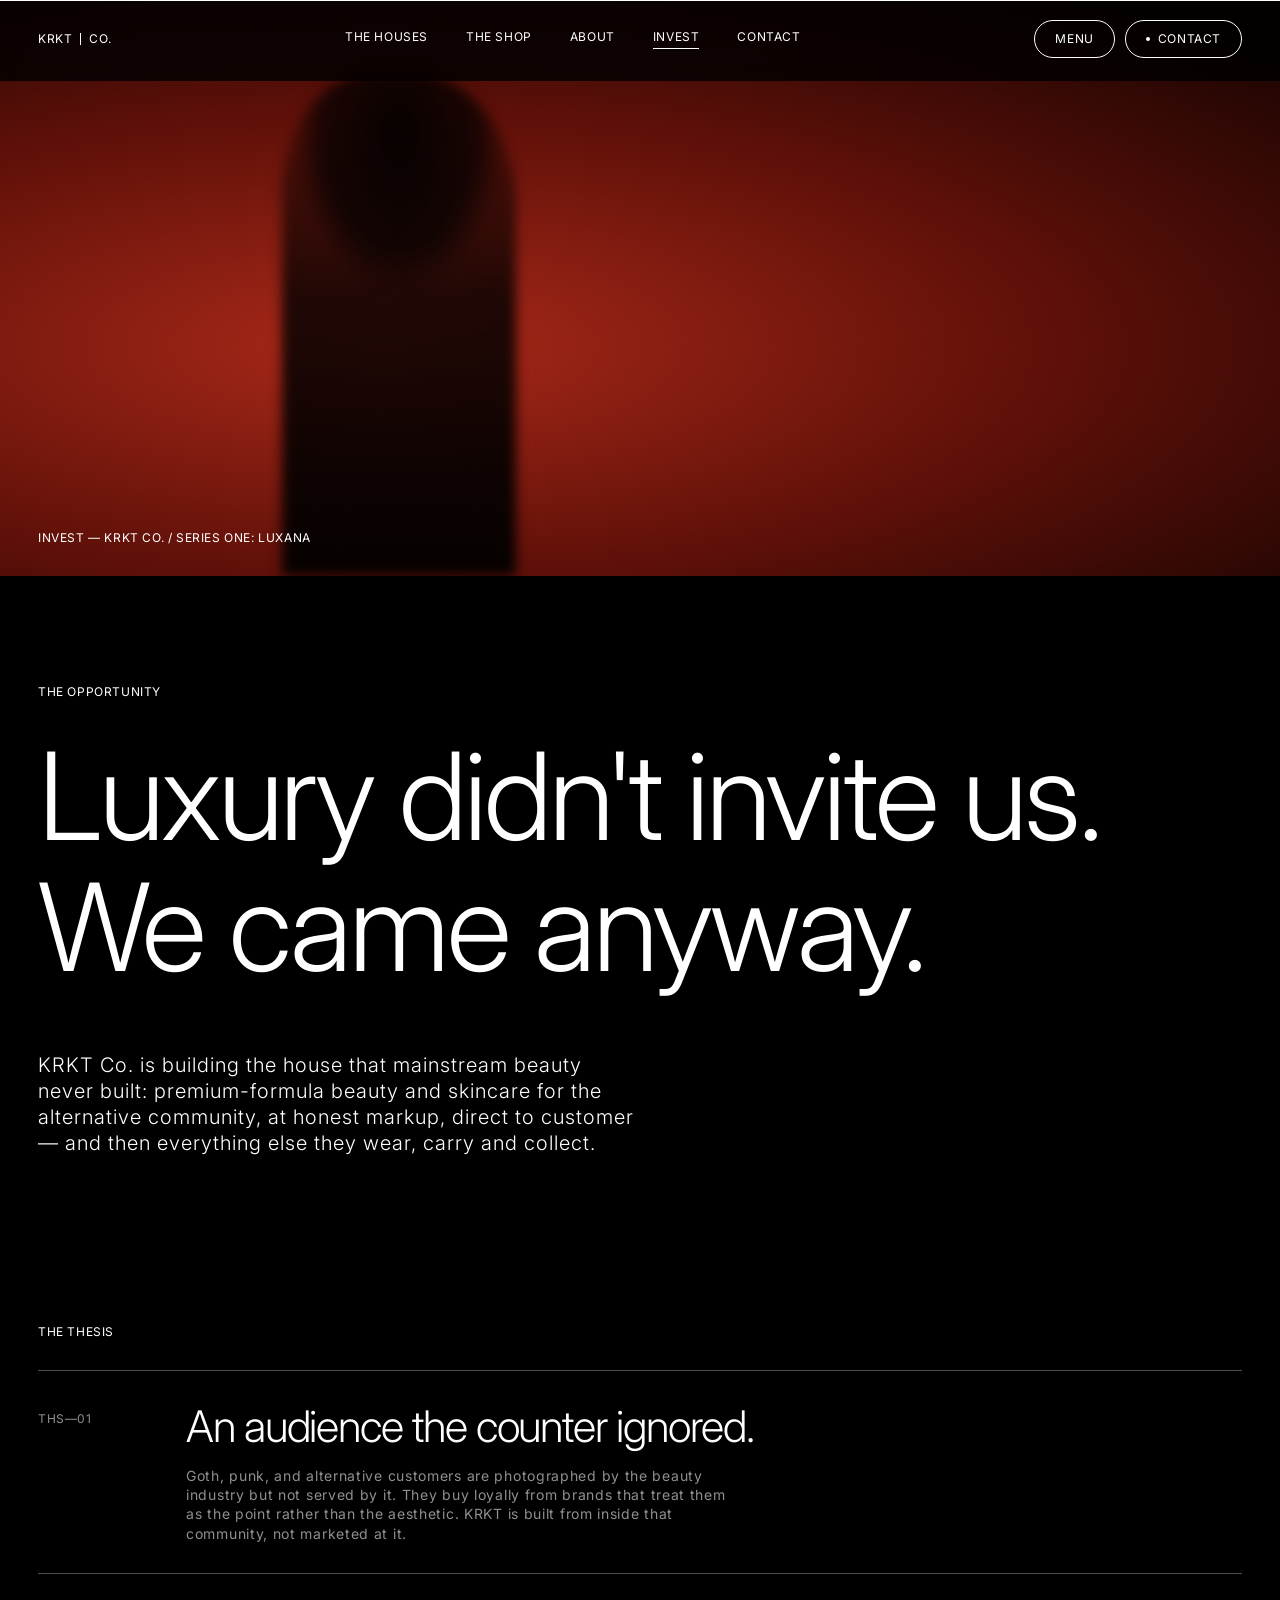
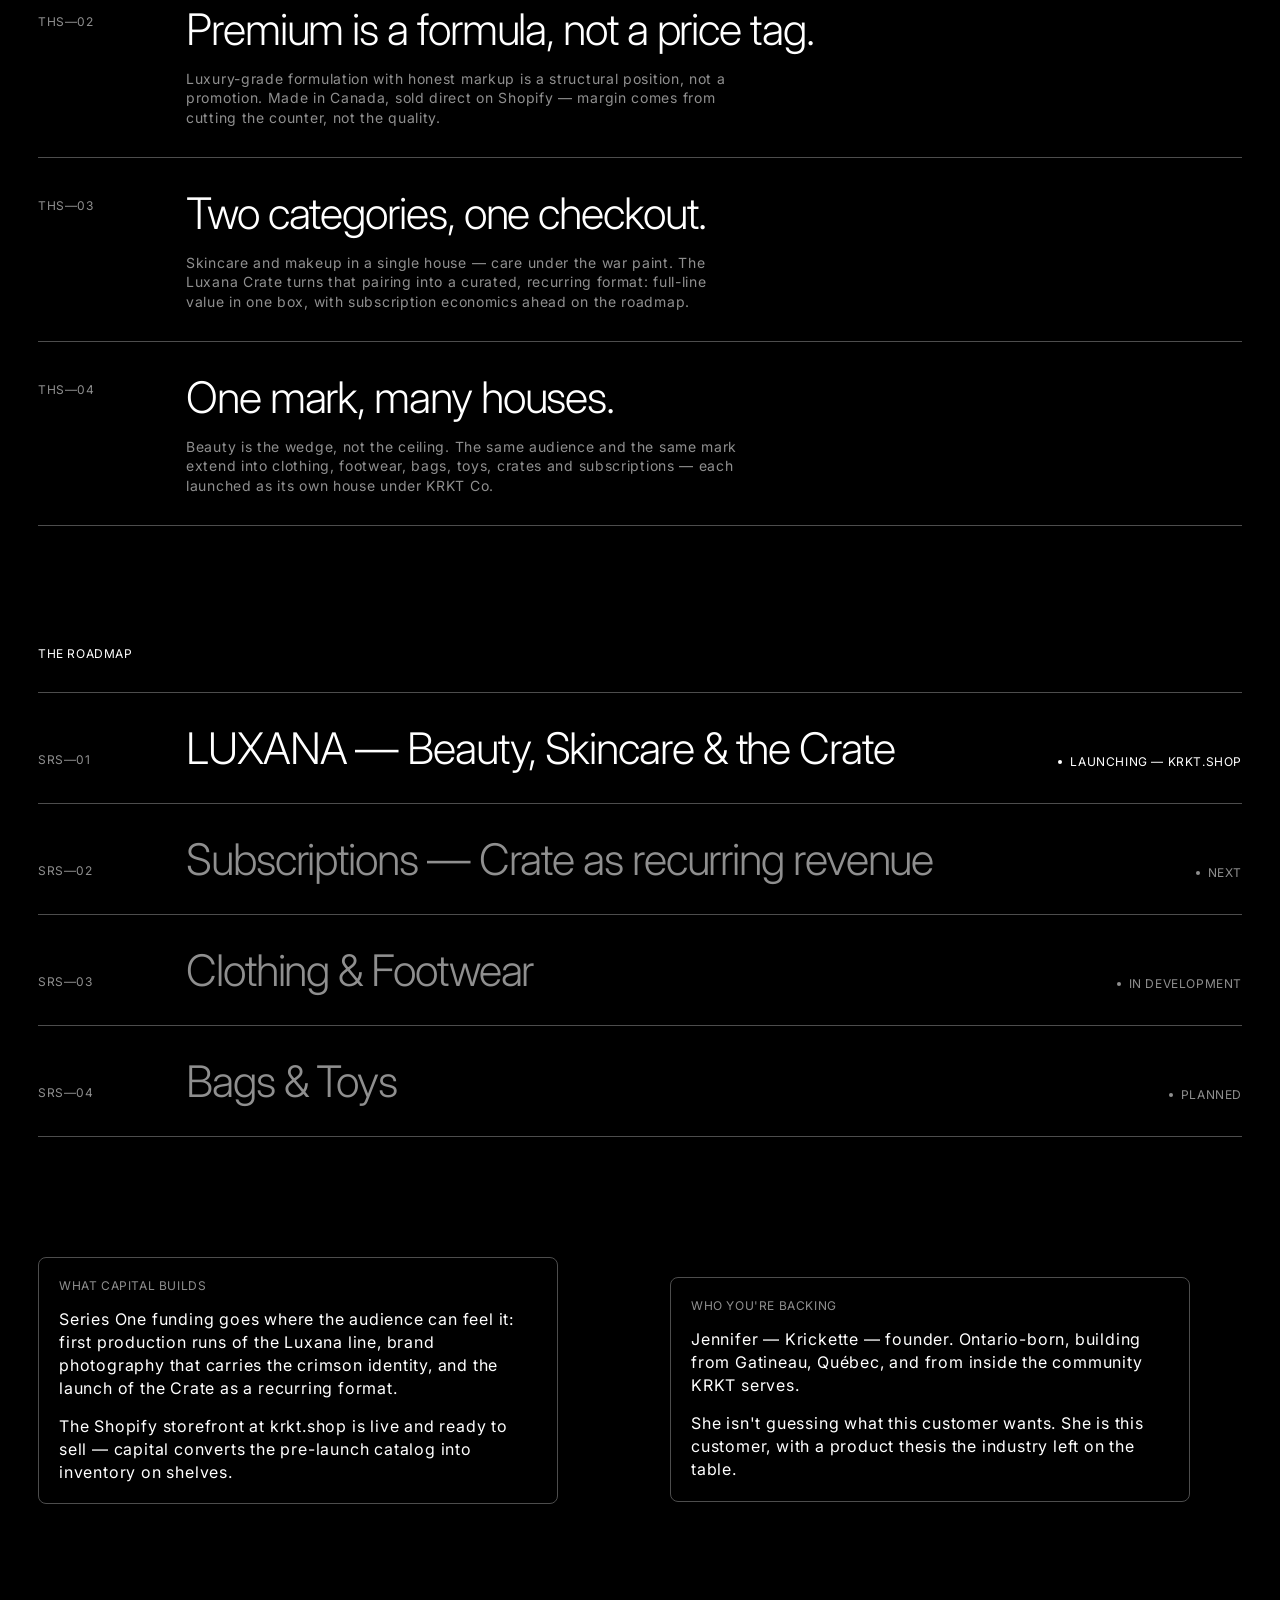
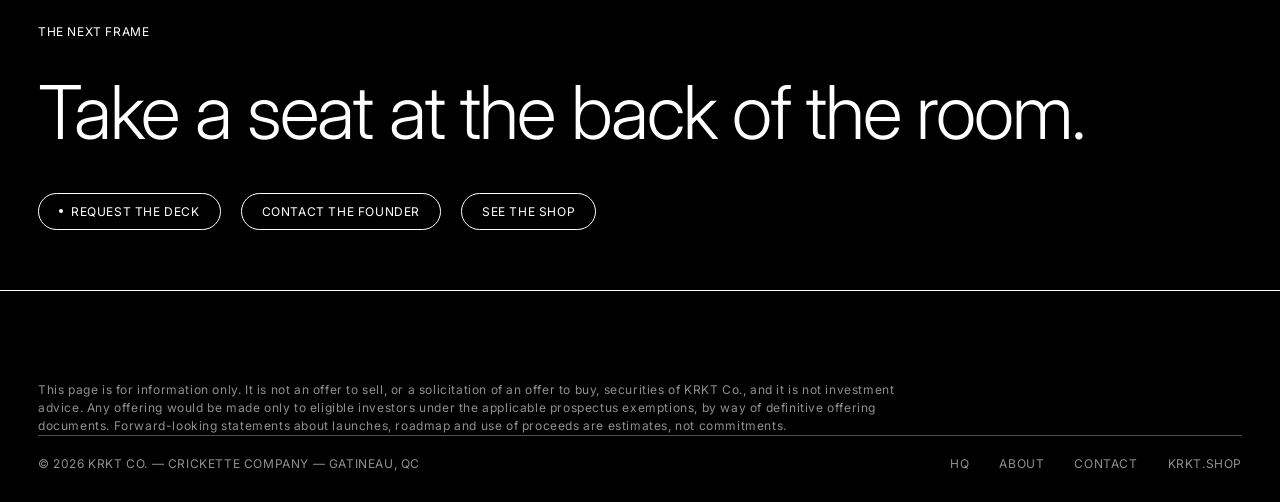
<file: invest.html>
<!DOCTYPE html>
<html lang="en" class="no-js">
<head>
<meta charset="UTF-8">
<meta name="viewport" content="width=device-width, initial-scale=1.0">
<title>Invest — KRKT Co.</title>
<meta name="description" content="Invest in KRKT Co. — a Canadian house building beauty, and then everything else, for the alternative community the industry ignored.">
<link rel="canonical" href="https://phr0zt.github.io/krkt-co-site/invest.html">
<meta name="theme-color" content="#000000">
<meta property="og:type" content="website">
<meta property="og:site_name" content="KRKT Co.">
<meta property="og:title" content="Invest — KRKT Co.">
<meta property="og:description" content="Series One is LUXANA: premium-formula beauty at honest markup, direct to customer, for the community mainstream beauty never served.">
<meta property="og:url" content="https://phr0zt.github.io/krkt-co-site/invest.html">
<meta property="og:image" content="https://phr0zt.github.io/krkt-co-site/assets/og-krkt.jpg">
<meta name="twitter:card" content="summary_large_image">
<link rel="icon" href="assets/favicon.svg" type="image/svg+xml">
<link rel="preconnect" href="https://fonts.googleapis.com">
<link rel="preconnect" href="https://fonts.gstatic.com" crossorigin>
<link href="https://fonts.googleapis.com/css2?family=Inter:wght@300;400;500;700&amp;display=swap" rel="stylesheet">
<link rel="stylesheet" href="assets/krkt.css">
</head>
<body class="page-invest">

<a class="skip-link ui-label" href="#opportunity">SKIP TO CONTENT</a>

<header>
  <a class="wordmark ui-label" href="index.html" aria-label="KRKT Co. home">
    KRKT <span class="bar" aria-hidden="true"></span> CO.
  </a>
  <nav class="primary ui-label" id="primary-nav" aria-label="Primary">
    <a href="index.html#houses">THE HOUSES</a>
    <a href="https://krkt.shop" target="_blank" rel="noopener">THE SHOP</a>
    <a href="about.html">ABOUT</a>
    <a href="invest.html" aria-current="page">INVEST</a>
    <a href="contact.html">CONTACT</a>
  </nav>
  <div class="utility">
    <button class="ghost-pill ui-label nav-toggle" type="button" aria-expanded="false" aria-controls="primary-nav">MENU</button>
    <a class="ghost-pill ui-label" href="contact.html">
      <span class="dot" aria-hidden="true"></span> CONTACT
    </a>
  </div>
</header>

<!-- Editorial frame -->
<section class="frame frame--band" aria-label="Invest editorial frame">
  <div class="figure" aria-hidden="true"></div>
  <span class="frame-label ui-label">INVEST — KRKT CO. / SERIES ONE: LUXANA</span>
</section>

<!-- Thesis -->
<section class="strip" id="opportunity">
  <span class="eyebrow ui-label reveal">THE OPPORTUNITY</span>
  <h1 class="display reveal">Luxury didn't invite us. We came anyway.</h1>
  <p class="lede reveal">KRKT Co. is building the house that mainstream beauty never built: premium-formula beauty and skincare for the alternative community, at honest markup, direct to customer — and then everything else they wear, carry and collect.</p>
</section>

<!-- Why this, why now -->
<section class="strip strip--tight">
  <span class="eyebrow ui-label reveal">THE THESIS</span>
  <div class="ledger reveal">

    <div class="ledger-row ledger-row--stacked">
      <span class="ledger-code ui-label">THS—01</span>
      <div>
        <p class="ledger-name">An audience the counter ignored.</p>
        <p class="note">Goth, punk, and alternative customers are photographed by the beauty industry but not served by it. They buy loyally from brands that treat them as the point rather than the aesthetic. KRKT is built from inside that community, not marketed at it.</p>
      </div>
    </div>

    <div class="ledger-row ledger-row--stacked">
      <span class="ledger-code ui-label">THS—02</span>
      <div>
        <p class="ledger-name">Premium is a formula, not a price tag.</p>
        <p class="note">Luxury-grade formulation with honest markup is a structural position, not a promotion. Made in Canada, sold direct on Shopify — margin comes from cutting the counter, not the quality.</p>
      </div>
    </div>

    <div class="ledger-row ledger-row--stacked">
      <span class="ledger-code ui-label">THS—03</span>
      <div>
        <p class="ledger-name">Two categories, one checkout.</p>
        <p class="note">Skincare and makeup in a single house — care under the war paint. The Luxana Crate turns that pairing into a curated, recurring format: full-line value in one box, with subscription economics ahead on the roadmap.</p>
      </div>
    </div>

    <div class="ledger-row ledger-row--stacked">
      <span class="ledger-code ui-label">THS—04</span>
      <div>
        <p class="ledger-name">One mark, many houses.</p>
        <p class="note">Beauty is the wedge, not the ceiling. The same audience and the same mark extend into clothing, footwear, bags, toys, crates and subscriptions — each launched as its own house under KRKT Co.</p>
      </div>
    </div>

  </div>
</section>

<!-- Roadmap -->
<section class="strip strip--tight">
  <span class="eyebrow ui-label reveal">THE ROADMAP</span>
  <div class="ledger reveal">

    <div class="ledger-row ledger-row--status">
      <span class="ledger-code ui-label">SRS—01</span>
      <span class="ledger-name">LUXANA — Beauty, Skincare &amp; the Crate</span>
      <span class="ledger-status ui-label"><span class="dot"></span>LAUNCHING — KRKT.SHOP</span>
    </div>

    <div class="ledger-row ledger-row--status">
      <span class="ledger-code ui-label">SRS—02</span>
      <span class="ledger-name muted">Subscriptions — Crate as recurring revenue</span>
      <span class="ledger-status ui-label muted"><span class="dot"></span>NEXT</span>
    </div>

    <div class="ledger-row ledger-row--status">
      <span class="ledger-code ui-label">SRS—03</span>
      <span class="ledger-name muted">Clothing &amp; Footwear</span>
      <span class="ledger-status ui-label muted"><span class="dot"></span>IN DEVELOPMENT</span>
    </div>

    <div class="ledger-row ledger-row--status">
      <span class="ledger-code ui-label">SRS—04</span>
      <span class="ledger-name muted">Bags &amp; Toys</span>
      <span class="ledger-status ui-label muted"><span class="dot"></span>PLANNED</span>
    </div>

  </div>
</section>

<!-- Use of capital + founder -->
<section class="strip strip--tight">
  <div class="split">
    <div class="body-card reveal">
      <span class="ui-label">WHAT CAPITAL BUILDS</span>
      <p>Series One funding goes where the audience can feel it: first production runs of the Luxana line, brand photography that carries the crimson identity, and the launch of the Crate as a recurring format.</p>
      <p>The Shopify storefront at krkt.shop is live and ready to sell — capital converts the pre-launch catalog into inventory on shelves.</p>
    </div>
    <div class="body-card reveal">
      <span class="ui-label">WHO YOU'RE BACKING</span>
      <p>Jennifer — Krickette — founder. Ontario-born, building from Gatineau, Québec, and from inside the community KRKT serves.</p>
      <p>She isn't guessing what this customer wants. She is this customer, with a product thesis the industry left on the table.</p>
    </div>
  </div>
</section>

<!-- CTA -->
<section class="strip strip--tight">
  <span class="eyebrow ui-label reveal">THE NEXT FRAME</span>
  <h2 class="heading reveal">Take a seat at the back of the room.</h2>
  <div class="cta-row reveal">
    <a class="ghost-pill ui-label" href="mailto:invest@krkt.shop?subject=%5BINVEST%5D%20Request%20the%20Series%20One%20deck"><span class="dot" aria-hidden="true"></span> REQUEST THE DECK</a>
    <a class="ghost-pill ui-label" href="contact.html">CONTACT THE FOUNDER</a>
    <a class="ghost-pill ui-label" href="https://krkt.shop" target="_blank" rel="noopener">SEE THE SHOP</a>
  </div>
</section>

<footer>
  <p class="disclaimer">This page is for information only. It is not an offer to sell, or a solicitation of an offer to buy, securities of KRKT Co., and it is not investment advice. Any offering would be made only to eligible investors under the applicable prospectus exemptions, by way of definitive offering documents. Forward-looking statements about launches, roadmap and use of proceeds are estimates, not commitments.</p>
  <div class="foot-base ui-label">
    <span>© 2026 KRKT CO. — CRICKETTE COMPANY — GATINEAU, QC</span>
    <span class="foot-links">
      <a href="index.html">HQ</a>
      <a href="about.html">ABOUT</a>
      <a href="contact.html">CONTACT</a>
      <a href="https://krkt.shop" target="_blank" rel="noopener">KRKT.SHOP</a>
    </span>
  </div>
</footer>

<script src="assets/krkt.js"></script>
</body>
</html>
</file>
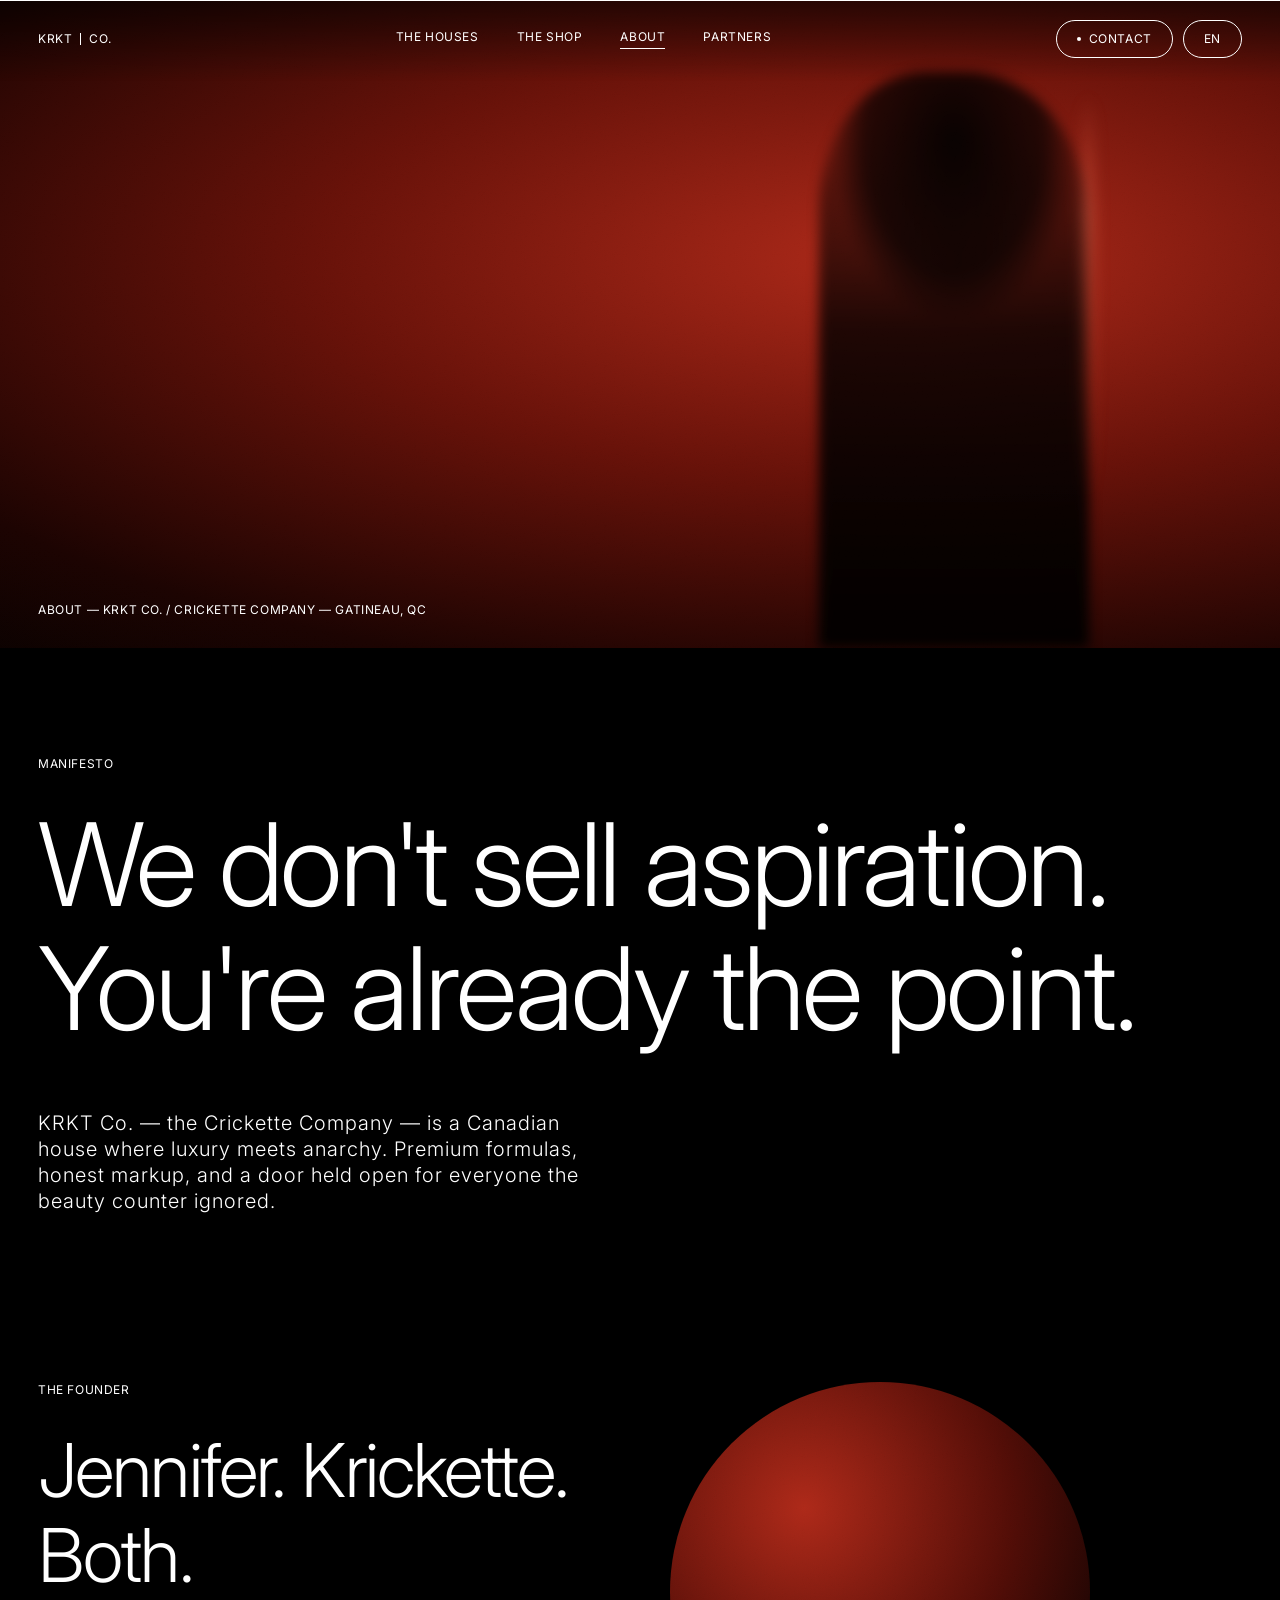
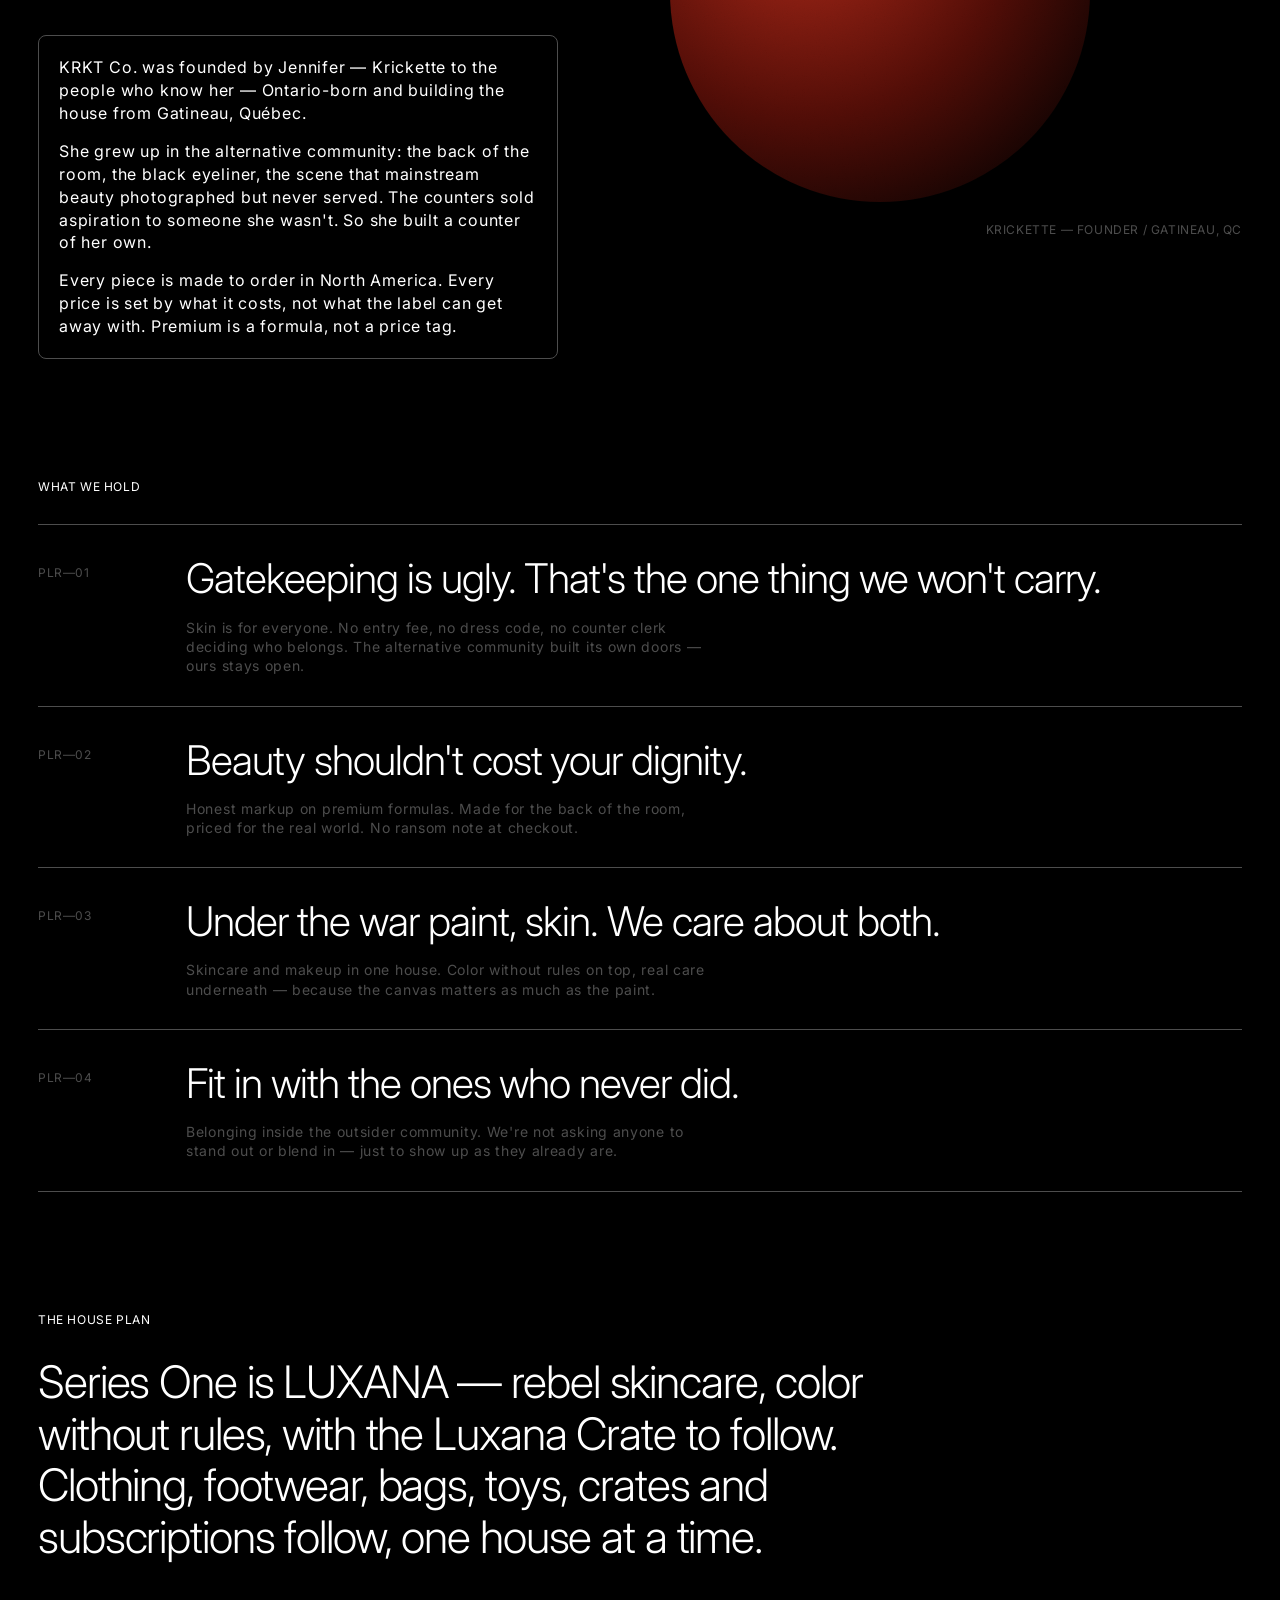
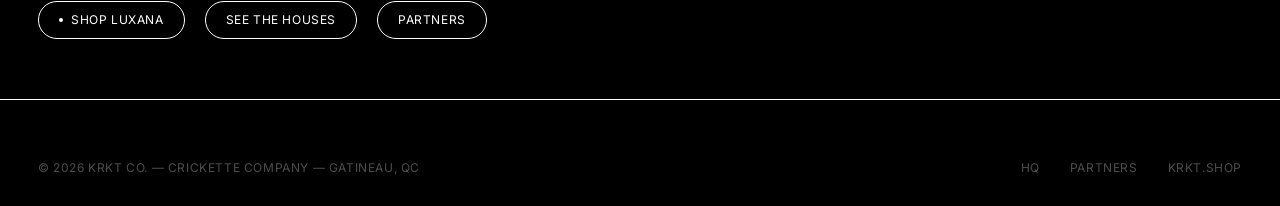
<file: krkt-co-about.html>
<!DOCTYPE html>
<html lang="en">
<head>
<meta charset="UTF-8">
<meta name="viewport" content="width=device-width, initial-scale=1.0">
<title>About — KRKT Co.</title>
<meta name="description" content="KRKT Co. — Crickette Company. Luxury meets anarchy. Founded by Jennifer 'Krickette' in Gatineau, Québec. Beauty shouldn't cost your dignity.">
<link rel="preconnect" href="https://fonts.googleapis.com">
<link rel="preconnect" href="https://fonts.gstatic.com" crossorigin>
<link href="https://fonts.googleapis.com/css2?family=Inter:wght@300;400;500;700&display=swap" rel="stylesheet">
<style>
  :root {
    --color-black-void: #000000;
    --color-paper-white: #ffffff;
    --color-smoke: #4d4d4d;
    --color-crimson-heat: #b62b1a;
    --font-saans: 'Saans', 'Inter', ui-sans-serif, system-ui, -apple-system, "Segoe UI", Roboto, sans-serif;
    --w-light: 300; --w-380: 400; --w-570: 500; --w-790: 700;
    --text-caption: 12px; --tracking-caption: 0.6px;
    --text-body: 16px; --text-subheading: 20px;
    --radius-bodies: 8px; --radius-buttons: 70px; --radius-circular: 594px;
    --spacing-20: 20px; --spacing-30: 30px; --spacing-38: 38px;
    --spacing-60: 60px; --spacing-108: 108px;
  }
  * { margin: 0; padding: 0; box-sizing: border-box; }
  html { scroll-behavior: smooth; }
  @media (prefers-reduced-motion: reduce) {
    html { scroll-behavior: auto; }
    *, *::before, *::after { animation: none !important; transition: none !important; }
  }
  body {
    background: var(--color-black-void); color: var(--color-paper-white);
    font-family: var(--font-saans); font-size: var(--text-body);
    font-weight: var(--w-380); line-height: 1.43; letter-spacing: 0.8px;
    -webkit-font-smoothing: antialiased;
  }
  a { color: inherit; text-decoration: none; }
  a:focus-visible, button:focus-visible { outline: 1px solid var(--color-paper-white); outline-offset: 4px; }

  .ui-label {
    font-size: var(--text-caption); font-weight: var(--w-380);
    letter-spacing: var(--tracking-caption); text-transform: uppercase; line-height: 1.3;
  }

  header {
    position: fixed; top: 0; left: 0; right: 0; z-index: 100;
    border-top: 1px solid var(--color-paper-white);
    background: linear-gradient(to bottom, rgba(0,0,0,0.55), rgba(0,0,0,0));
    padding: 19px var(--spacing-38) 23px;
    display: flex; align-items: center; justify-content: space-between; gap: var(--spacing-38);
  }
  .wordmark { display: inline-flex; align-items: center; gap: 8px; }
  .wordmark .bar { width: 1px; height: 12px; background: var(--color-paper-white); display: inline-block; }
  nav.primary { display: flex; gap: var(--spacing-38); }
  nav.primary a { transition: opacity 0.25s ease; }
  nav.primary a:hover { opacity: 0.55; }
  nav.primary a[aria-current="page"] { border-bottom: 1px solid var(--color-paper-white); padding-bottom: 3px; }
  .utility { display: flex; gap: 10px; align-items: center; }

  .ghost-pill {
    display: inline-flex; align-items: center; gap: 8px;
    border: 1px solid var(--color-paper-white); border-radius: var(--radius-buttons);
    background: transparent; color: var(--color-paper-white);
    padding: 10px 20px; cursor: pointer; font-family: var(--font-saans);
    transition: opacity 0.25s ease;
  }
  .ghost-pill:hover { opacity: 0.6; }
  .ghost-pill .dot { width: 4px; height: 4px; border-radius: 50%; background: var(--color-paper-white); }

  .frame {
    position: relative; width: 100vw; overflow: hidden;
    background: radial-gradient(120% 90% at 70% 40%, rgba(182,43,26,0.95) 0%, rgba(120,20,10,0.85) 38%, rgba(28,3,1,0.98) 74%, #000 100%);
  }
  .frame::after {
    content: ""; position: absolute; inset: 0;
    background-image: url("data:image/svg+xml,%3Csvg xmlns='http://www.w3.org/2000/svg' width='160' height='160'%3E%3Cfilter id='n'%3E%3CfeTurbulence type='fractalNoise' baseFrequency='0.9' numOctaves='2'/%3E%3CfeColorMatrix type='saturate' values='0'/%3E%3C/filter%3E%3Crect width='160' height='160' filter='url(%23n)' opacity='0.5'/%3E%3C/svg%3E");
    opacity: 0.10; mix-blend-mode: overlay; pointer-events: none;
  }
  .frame--band { height: 72vh; }
  .figure {
    position: absolute; left: 64%; bottom: 0; width: 30vh; height: 64vh;
    background:
      radial-gradient(60% 42% at 50% 12%, rgba(0,0,0,0.92) 0%, rgba(0,0,0,0.65) 55%, transparent 75%),
      linear-gradient(to top, rgba(0,0,0,0.95) 0%, rgba(0,0,0,0.8) 55%, rgba(0,0,0,0.45) 80%, transparent 100%);
    border-radius: 40% 46% 0 0 / 24% 26% 0 0; filter: blur(6px);
  }
  .figure::before {
    content: ""; position: absolute; top: 4%; right: -4px; width: 10px; height: 70%;
    background: linear-gradient(to bottom, transparent, rgba(255,120,90,0.5) 30%, rgba(255,80,50,0.28) 70%, transparent);
    filter: blur(5px);
  }
  .frame .frame-label { position: absolute; left: var(--spacing-38); bottom: var(--spacing-30); }

  .strip { padding: var(--spacing-108) var(--spacing-38); background: var(--color-black-void); }
  .strip--tight { padding-top: var(--spacing-60); padding-bottom: var(--spacing-60); }
  .eyebrow { display: block; margin-bottom: var(--spacing-30); }

  .display {
    font-size: clamp(52px, 9vw, 130px); font-weight: var(--w-light);
    line-height: 1.08; letter-spacing: -0.025em;
  }
  .heading {
    font-size: clamp(40px, 5.8vw, 79px); font-weight: var(--w-light);
    line-height: 1.14; letter-spacing: -0.025em;
  }
  .heading-sm {
    font-size: clamp(30px, 3.5vw, 47px); font-weight: var(--w-light);
    line-height: 1.15; letter-spacing: -0.025em;
  }
  .lede {
    max-width: 560px; font-size: var(--text-subheading);
    font-weight: var(--w-light); line-height: 1.3; letter-spacing: 1px;
  }

  .split {
    display: grid; grid-template-columns: minmax(0, 1fr) minmax(0, 1fr);
    gap: var(--spacing-60); align-items: start;
  }
  .body-card {
    border: 1px solid var(--color-smoke); border-radius: var(--radius-bodies);
    padding: var(--spacing-20); max-width: 520px;
  }
  .body-card p + p { margin-top: 15px; }

  .circle-frame {
    width: min(42vw, 420px); aspect-ratio: 1; border-radius: var(--radius-circular);
    overflow: hidden; position: relative; justify-self: end;
    background: radial-gradient(90% 90% at 32% 30%, rgba(182,43,26,0.95) 0%, rgba(90,14,7,0.9) 55%, #000 100%);
  }
  .circle-frame::after {
    content: ""; position: absolute; inset: 0;
    background-image: url("data:image/svg+xml,%3Csvg xmlns='http://www.w3.org/2000/svg' width='160' height='160'%3E%3Cfilter id='n'%3E%3CfeTurbulence type='fractalNoise' baseFrequency='0.9' numOctaves='2'/%3E%3CfeColorMatrix type='saturate' values='0'/%3E%3C/filter%3E%3Crect width='160' height='160' filter='url(%23n)' opacity='0.5'/%3E%3C/svg%3E");
    opacity: 0.12; mix-blend-mode: overlay;
  }
  .circle-frame img { width: 100%; height: 100%; object-fit: cover; display: block; }
  .circle-caption { margin-top: var(--spacing-20); text-align: right; color: var(--color-smoke); }

  /* Pillar ledger */
  .pillar-index { border-top: 1px solid var(--color-smoke); }
  .pillar-row {
    display: grid; grid-template-columns: 110px 1fr; gap: var(--spacing-38);
    padding: var(--spacing-30) 0; border-bottom: 1px solid var(--color-smoke);
    transition: border-color 0.3s ease;
  }
  .pillar-row:hover { border-color: var(--color-paper-white); }
  .pillar-code { color: var(--color-smoke); padding-top: 10px; }
  .pillar-line {
    font-size: clamp(26px, 3.2vw, 47px); font-weight: var(--w-light);
    line-height: 1.15; letter-spacing: -0.025em;
  }
  .pillar-note { margin-top: 15px; max-width: 520px; color: var(--color-smoke); font-size: 14px; letter-spacing: 0.7px; line-height: 1.38; }

  .cta-row { display: flex; gap: var(--spacing-20); flex-wrap: wrap; margin-top: var(--spacing-38); }

  footer { border-top: 1px solid var(--color-paper-white); padding: var(--spacing-60) var(--spacing-38) var(--spacing-30); }
  .foot-base {
    display: flex; justify-content: space-between; align-items: center; gap: var(--spacing-20);
    color: var(--color-smoke); flex-wrap: wrap;
  }
  .foot-base a { transition: opacity 0.25s ease; }
  .foot-base a:hover { opacity: 0.55; }

  .reveal { opacity: 0; transform: translateY(24px); transition: opacity 0.9s ease, transform 0.9s ease; }
  .reveal.in { opacity: 1; transform: none; }

  @media (max-width: 900px) {
    header { padding: 15px 20px 19px; }
    nav.primary { display: none; }
    .strip { padding: var(--spacing-60) var(--spacing-20); }
    .split { grid-template-columns: 1fr; }
    .circle-frame { justify-self: start; width: min(70vw, 340px); }
    .circle-caption { text-align: left; }
    .pillar-row { grid-template-columns: 1fr; gap: 10px; }
    footer { padding-left: 20px; padding-right: 20px; }
    .figure { left: 55%; }
  }
</style>
</head>
<body>

<header>
  <a class="wordmark ui-label" href="krkt-co-hq.html" aria-label="KRKT Co. home">
    KRKT <span class="bar" aria-hidden="true"></span> CO.
  </a>
  <nav class="primary ui-label" aria-label="Primary">
    <a href="krkt-co-hq.html#houses">THE HOUSES</a>
    <a href="https://www.krkt.shop" target="_blank" rel="noopener">THE SHOP</a>
    <a href="krkt-co-about.html" aria-current="page">ABOUT</a>
    <a href="krkt-co-invest.html">PARTNERS</a>
  </nav>
  <div class="utility">
    <a class="ghost-pill ui-label" href="https://www.krkt.shop/pages/contact" target="_blank" rel="noopener">
      <span class="dot" aria-hidden="true"></span> CONTACT
    </a>
    <button class="ghost-pill ui-label" type="button">EN</button>
  </div>
</header>

<!-- Editorial frame -->
<section class="frame frame--band" aria-label="About editorial frame">
  <div class="figure" aria-hidden="true"></div>
  <span class="frame-label ui-label">ABOUT — KRKT Co. / CRICKETTE COMPANY — GATINEAU, QC</span>
</section>

<!-- Thesis -->
<section class="strip">
  <span class="eyebrow ui-label reveal">MANIFESTO</span>
  <h1 class="display reveal">We don't sell aspiration. You're already the point.</h1>
  <div style="height: 60px;"></div>
  <p class="lede reveal">KRKT Co. — the Crickette Company — is a Canadian house where luxury meets anarchy. Premium formulas, honest markup, and a door held open for everyone the beauty counter ignored.</p>
</section>

<!-- Founder -->
<section class="strip strip--tight">
  <div class="split">
    <div>
      <span class="eyebrow ui-label reveal">THE FOUNDER</span>
      <h2 class="heading reveal">Jennifer. Krickette. Both.</h2>
      <div class="body-card reveal" style="margin-top: 38px;">
        <p>KRKT Co. was founded by Jennifer — Krickette to the people who know her — Ontario-born and building the house from Gatineau, Québec.</p>
        <p>She grew up in the alternative community: the back of the room, the black eyeliner, the scene that mainstream beauty photographed but never served. The counters sold aspiration to someone she wasn't. So she built a counter of her own.</p>
        <p>Every piece is made to order in North America. Every price is set by what it costs, not what the label can get away with. Premium is a formula, not a price tag.</p>
      </div>
    </div>
    <div>
      <div class="circle-frame reveal" role="img" aria-label="Portrait vignette of the founder, crimson editorial treatment"></div>
      <p class="circle-caption ui-label reveal">KRICKETTE — FOUNDER / GATINEAU, QC</p>
    </div>
  </div>
</section>

<!-- Pillars ledger -->
<section class="strip strip--tight">
  <span class="eyebrow ui-label reveal">WHAT WE HOLD</span>
  <div class="pillar-index reveal">

    <div class="pillar-row">
      <span class="pillar-code ui-label">PLR—01</span>
      <div>
        <p class="pillar-line">Gatekeeping is ugly. That's the one thing we won't carry.</p>
        <p class="pillar-note">Skin is for everyone. No entry fee, no dress code, no counter clerk deciding who belongs. The alternative community built its own doors — ours stays open.</p>
      </div>
    </div>

    <div class="pillar-row">
      <span class="pillar-code ui-label">PLR—02</span>
      <div>
        <p class="pillar-line">Beauty shouldn't cost your dignity.</p>
        <p class="pillar-note">Honest markup on premium formulas. Made for the back of the room, priced for the real world. No ransom note at checkout.</p>
      </div>
    </div>

    <div class="pillar-row">
      <span class="pillar-code ui-label">PLR—03</span>
      <div>
        <p class="pillar-line">Under the war paint, skin. We care about both.</p>
        <p class="pillar-note">Skincare and makeup in one house. Color without rules on top, real care underneath — because the canvas matters as much as the paint.</p>
      </div>
    </div>

    <div class="pillar-row">
      <span class="pillar-code ui-label">PLR—04</span>
      <div>
        <p class="pillar-line">Fit in with the ones who never did.</p>
        <p class="pillar-note">Belonging inside the outsider community. We're not asking anyone to stand out or blend in — just to show up as they already are.</p>
      </div>
    </div>

  </div>
</section>

<!-- Where it goes -->
<section class="strip strip--tight">
  <span class="eyebrow ui-label reveal">THE HOUSE PLAN</span>
  <h2 class="heading-sm reveal" style="max-width: 900px;">Series One is LUXANA — rebel skincare, color without rules, with the Luxana Crate to follow. Clothing, footwear, bags, toys, crates and subscriptions follow, one house at a time.</h2>
  <div class="cta-row reveal">
    <a class="ghost-pill ui-label" href="https://www.krkt.shop" target="_blank" rel="noopener"><span class="dot" aria-hidden="true"></span> SHOP LUXANA</a>
    <a class="ghost-pill ui-label" href="krkt-co-hq.html#houses">SEE THE HOUSES</a>
    <a class="ghost-pill ui-label" href="krkt-co-invest.html">PARTNERS</a>
  </div>
</section>

<footer>
  <div class="foot-base ui-label">
    <span>© 2026 KRKT Co. — CRICKETTE COMPANY — GATINEAU, QC</span>
    <span style="display: inline-flex; gap: 30px;">
      <a href="krkt-co-hq.html">HQ</a>
      <a href="krkt-co-invest.html">PARTNERS</a>
      <a href="https://www.krkt.shop" target="_blank" rel="noopener">KRKT.SHOP</a>
    </span>
  </div>
</footer>

<script>
  const io = new IntersectionObserver((entries) => {
    entries.forEach(e => { if (e.isIntersecting) { e.target.classList.add('in'); io.unobserve(e.target); } });
  }, { threshold: 0.15 });
  document.querySelectorAll('.reveal').forEach(el => io.observe(el));
</script>

</body>
</html>
</file>
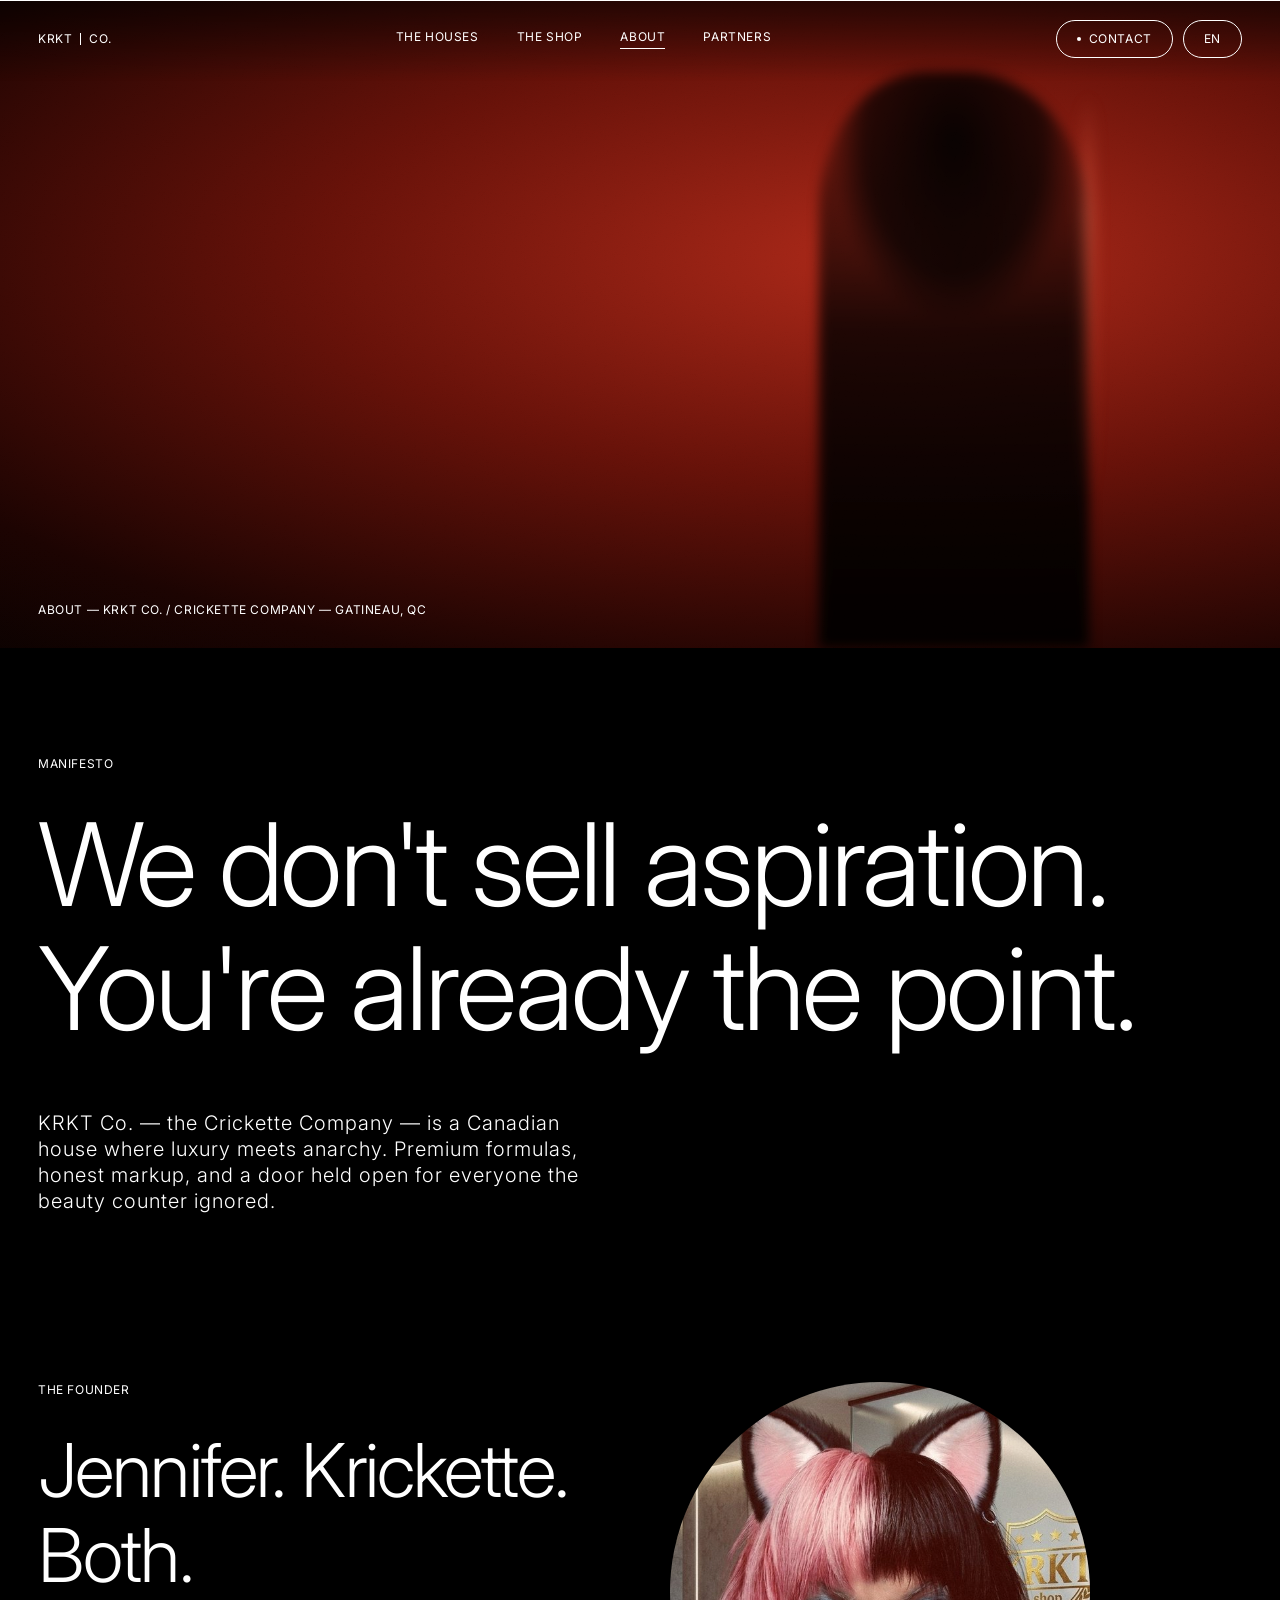
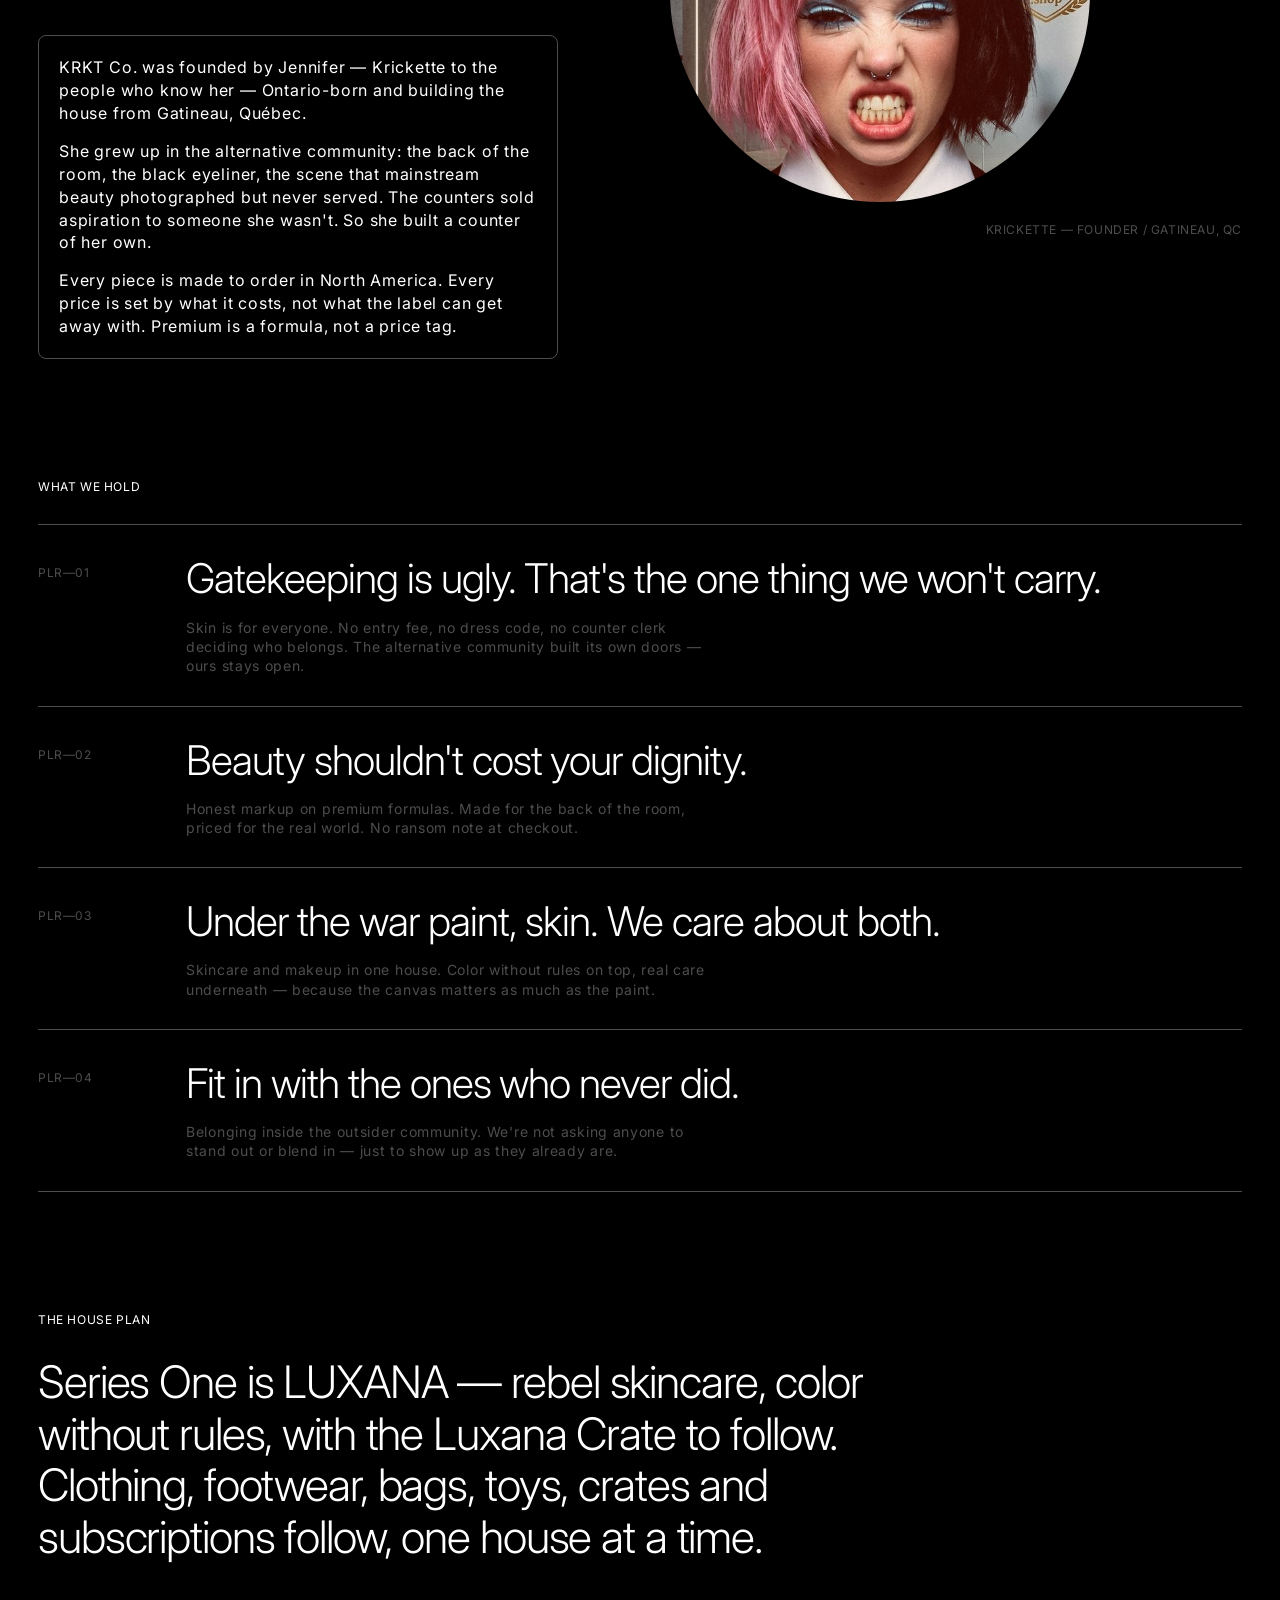
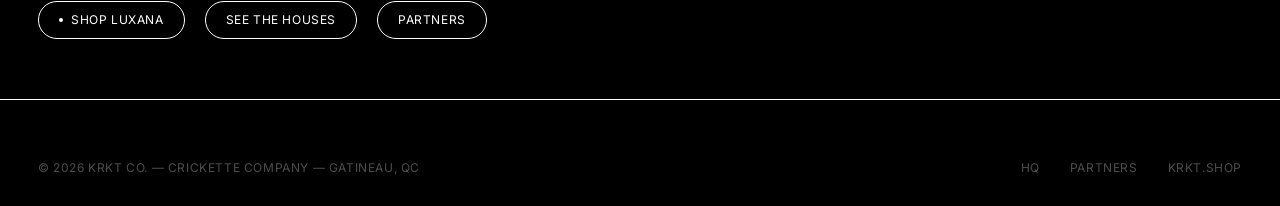
<file: krkt-co-about_1.html>
<!DOCTYPE html>
<html lang="en">
<head>
<meta charset="UTF-8">
<meta name="viewport" content="width=device-width, initial-scale=1.0">
<title>About — KRKT Co.</title>
<meta name="description" content="KRKT Co. — Crickette Company. Luxury meets anarchy. Founded by Jennifer 'Krickette' in Gatineau, Québec. Beauty shouldn't cost your dignity.">
<link rel="preconnect" href="https://fonts.googleapis.com">
<link rel="preconnect" href="https://fonts.gstatic.com" crossorigin>
<link href="https://fonts.googleapis.com/css2?family=Inter:wght@300;400;500;700&display=swap" rel="stylesheet">
<style>
  :root {
    --color-black-void: #000000;
    --color-paper-white: #ffffff;
    --color-smoke: #4d4d4d;
    --color-crimson-heat: #b62b1a;
    --font-saans: 'Saans', 'Inter', ui-sans-serif, system-ui, -apple-system, "Segoe UI", Roboto, sans-serif;
    --w-light: 300; --w-380: 400; --w-570: 500; --w-790: 700;
    --text-caption: 12px; --tracking-caption: 0.6px;
    --text-body: 16px; --text-subheading: 20px;
    --radius-bodies: 8px; --radius-buttons: 70px; --radius-circular: 594px;
    --spacing-20: 20px; --spacing-30: 30px; --spacing-38: 38px;
    --spacing-60: 60px; --spacing-108: 108px;
  }
  * { margin: 0; padding: 0; box-sizing: border-box; }
  html { scroll-behavior: smooth; }
  @media (prefers-reduced-motion: reduce) {
    html { scroll-behavior: auto; }
    *, *::before, *::after { animation: none !important; transition: none !important; }
  }
  body {
    background: var(--color-black-void); color: var(--color-paper-white);
    font-family: var(--font-saans); font-size: var(--text-body);
    font-weight: var(--w-380); line-height: 1.43; letter-spacing: 0.8px;
    -webkit-font-smoothing: antialiased;
  }
  a { color: inherit; text-decoration: none; }
  a:focus-visible, button:focus-visible { outline: 1px solid var(--color-paper-white); outline-offset: 4px; }

  .ui-label {
    font-size: var(--text-caption); font-weight: var(--w-380);
    letter-spacing: var(--tracking-caption); text-transform: uppercase; line-height: 1.3;
  }

  header {
    position: fixed; top: 0; left: 0; right: 0; z-index: 100;
    border-top: 1px solid var(--color-paper-white);
    background: linear-gradient(to bottom, rgba(0,0,0,0.55), rgba(0,0,0,0));
    padding: 19px var(--spacing-38) 23px;
    display: flex; align-items: center; justify-content: space-between; gap: var(--spacing-38);
  }
  .wordmark { display: inline-flex; align-items: center; gap: 8px; }
  .wordmark .bar { width: 1px; height: 12px; background: var(--color-paper-white); display: inline-block; }
  nav.primary { display: flex; gap: var(--spacing-38); }
  nav.primary a { transition: opacity 0.25s ease; }
  nav.primary a:hover { opacity: 0.55; }
  nav.primary a[aria-current="page"] { border-bottom: 1px solid var(--color-paper-white); padding-bottom: 3px; }
  .utility { display: flex; gap: 10px; align-items: center; }

  .ghost-pill {
    display: inline-flex; align-items: center; gap: 8px;
    border: 1px solid var(--color-paper-white); border-radius: var(--radius-buttons);
    background: transparent; color: var(--color-paper-white);
    padding: 10px 20px; cursor: pointer; font-family: var(--font-saans);
    transition: opacity 0.25s ease;
  }
  .ghost-pill:hover { opacity: 0.6; }
  .ghost-pill .dot { width: 4px; height: 4px; border-radius: 50%; background: var(--color-paper-white); }

  .frame {
    position: relative; width: 100vw; overflow: hidden;
    background: radial-gradient(120% 90% at 70% 40%, rgba(182,43,26,0.95) 0%, rgba(120,20,10,0.85) 38%, rgba(28,3,1,0.98) 74%, #000 100%);
  }
  .frame::after {
    content: ""; position: absolute; inset: 0;
    background-image: url("data:image/svg+xml,%3Csvg xmlns='http://www.w3.org/2000/svg' width='160' height='160'%3E%3Cfilter id='n'%3E%3CfeTurbulence type='fractalNoise' baseFrequency='0.9' numOctaves='2'/%3E%3CfeColorMatrix type='saturate' values='0'/%3E%3C/filter%3E%3Crect width='160' height='160' filter='url(%23n)' opacity='0.5'/%3E%3C/svg%3E");
    opacity: 0.10; mix-blend-mode: overlay; pointer-events: none;
  }
  .frame--band { height: 72vh; }
  .figure {
    position: absolute; left: 64%; bottom: 0; width: 30vh; height: 64vh;
    background:
      radial-gradient(60% 42% at 50% 12%, rgba(0,0,0,0.92) 0%, rgba(0,0,0,0.65) 55%, transparent 75%),
      linear-gradient(to top, rgba(0,0,0,0.95) 0%, rgba(0,0,0,0.8) 55%, rgba(0,0,0,0.45) 80%, transparent 100%);
    border-radius: 40% 46% 0 0 / 24% 26% 0 0; filter: blur(6px);
  }
  .figure::before {
    content: ""; position: absolute; top: 4%; right: -4px; width: 10px; height: 70%;
    background: linear-gradient(to bottom, transparent, rgba(255,120,90,0.5) 30%, rgba(255,80,50,0.28) 70%, transparent);
    filter: blur(5px);
  }
  .frame .frame-label { position: absolute; left: var(--spacing-38); bottom: var(--spacing-30); }

  .strip { padding: var(--spacing-108) var(--spacing-38); background: var(--color-black-void); }
  .strip--tight { padding-top: var(--spacing-60); padding-bottom: var(--spacing-60); }
  .eyebrow { display: block; margin-bottom: var(--spacing-30); }

  .display {
    font-size: clamp(52px, 9vw, 130px); font-weight: var(--w-light);
    line-height: 1.08; letter-spacing: -0.025em;
  }
  .heading {
    font-size: clamp(40px, 5.8vw, 79px); font-weight: var(--w-light);
    line-height: 1.14; letter-spacing: -0.025em;
  }
  .heading-sm {
    font-size: clamp(30px, 3.5vw, 47px); font-weight: var(--w-light);
    line-height: 1.15; letter-spacing: -0.025em;
  }
  .lede {
    max-width: 560px; font-size: var(--text-subheading);
    font-weight: var(--w-light); line-height: 1.3; letter-spacing: 1px;
  }

  .split {
    display: grid; grid-template-columns: minmax(0, 1fr) minmax(0, 1fr);
    gap: var(--spacing-60); align-items: start;
  }
  .body-card {
    border: 1px solid var(--color-smoke); border-radius: var(--radius-bodies);
    padding: var(--spacing-20); max-width: 520px;
  }
  .body-card p + p { margin-top: 15px; }

  .circle-frame {
    width: min(42vw, 420px); aspect-ratio: 1; border-radius: var(--radius-circular);
    overflow: hidden; position: relative; justify-self: end;
    background: radial-gradient(90% 90% at 32% 30%, rgba(182,43,26,0.95) 0%, rgba(90,14,7,0.9) 55%, #000 100%);
  }
  .circle-frame::after {
    content: ""; position: absolute; inset: 0;
    background-image: url("data:image/svg+xml,%3Csvg xmlns='http://www.w3.org/2000/svg' width='160' height='160'%3E%3Cfilter id='n'%3E%3CfeTurbulence type='fractalNoise' baseFrequency='0.9' numOctaves='2'/%3E%3CfeColorMatrix type='saturate' values='0'/%3E%3C/filter%3E%3Crect width='160' height='160' filter='url(%23n)' opacity='0.5'/%3E%3C/svg%3E");
    opacity: 0.12; mix-blend-mode: overlay;
  }
  .circle-frame img { width: 100%; height: 100%; object-fit: cover; display: block; }
  .circle-caption { margin-top: var(--spacing-20); text-align: right; color: var(--color-smoke); }

  /* Pillar ledger */
  .pillar-index { border-top: 1px solid var(--color-smoke); }
  .pillar-row {
    display: grid; grid-template-columns: 110px 1fr; gap: var(--spacing-38);
    padding: var(--spacing-30) 0; border-bottom: 1px solid var(--color-smoke);
    transition: border-color 0.3s ease;
  }
  .pillar-row:hover { border-color: var(--color-paper-white); }
  .pillar-code { color: var(--color-smoke); padding-top: 10px; }
  .pillar-line {
    font-size: clamp(26px, 3.2vw, 47px); font-weight: var(--w-light);
    line-height: 1.15; letter-spacing: -0.025em;
  }
  .pillar-note { margin-top: 15px; max-width: 520px; color: var(--color-smoke); font-size: 14px; letter-spacing: 0.7px; line-height: 1.38; }

  .cta-row { display: flex; gap: var(--spacing-20); flex-wrap: wrap; margin-top: var(--spacing-38); }

  footer { border-top: 1px solid var(--color-paper-white); padding: var(--spacing-60) var(--spacing-38) var(--spacing-30); }
  .foot-base {
    display: flex; justify-content: space-between; align-items: center; gap: var(--spacing-20);
    color: var(--color-smoke); flex-wrap: wrap;
  }
  .foot-base a { transition: opacity 0.25s ease; }
  .foot-base a:hover { opacity: 0.55; }

  .reveal { opacity: 0; transform: translateY(24px); transition: opacity 0.9s ease, transform 0.9s ease; }
  .reveal.in { opacity: 1; transform: none; }

  @media (max-width: 900px) {
    header { padding: 15px 20px 19px; }
    nav.primary { display: none; }
    .strip { padding: var(--spacing-60) var(--spacing-20); }
    .split { grid-template-columns: 1fr; }
    .circle-frame { justify-self: start; width: min(70vw, 340px); }
    .circle-caption { text-align: left; }
    .pillar-row { grid-template-columns: 1fr; gap: 10px; }
    footer { padding-left: 20px; padding-right: 20px; }
    .figure { left: 55%; }
  }
</style>
</head>
<body>

<header>
  <a class="wordmark ui-label" href="krkt-co-hq.html" aria-label="KRKT Co. home">
    KRKT <span class="bar" aria-hidden="true"></span> CO.
  </a>
  <nav class="primary ui-label" aria-label="Primary">
    <a href="krkt-co-hq.html#houses">THE HOUSES</a>
    <a href="https://www.krkt.shop" target="_blank" rel="noopener">THE SHOP</a>
    <a href="krkt-co-about.html" aria-current="page">ABOUT</a>
    <a href="krkt-co-invest.html">PARTNERS</a>
  </nav>
  <div class="utility">
    <a class="ghost-pill ui-label" href="https://www.krkt.shop/pages/contact" target="_blank" rel="noopener">
      <span class="dot" aria-hidden="true"></span> CONTACT
    </a>
    <button class="ghost-pill ui-label" type="button">EN</button>
  </div>
</header>

<!-- Editorial frame -->
<section class="frame frame--band" aria-label="About editorial frame">
  <div class="figure" aria-hidden="true"></div>
  <span class="frame-label ui-label">ABOUT — KRKT Co. / CRICKETTE COMPANY — GATINEAU, QC</span>
</section>

<!-- Thesis -->
<section class="strip">
  <span class="eyebrow ui-label reveal">MANIFESTO</span>
  <h1 class="display reveal">We don't sell aspiration. You're already the point.</h1>
  <div style="height: 60px;"></div>
  <p class="lede reveal">KRKT Co. — the Crickette Company — is a Canadian house where luxury meets anarchy. Premium formulas, honest markup, and a door held open for everyone the beauty counter ignored.</p>
</section>

<!-- Founder -->
<section class="strip strip--tight">
  <div class="split">
    <div>
      <span class="eyebrow ui-label reveal">THE FOUNDER</span>
      <h2 class="heading reveal">Jennifer. Krickette. Both.</h2>
      <div class="body-card reveal" style="margin-top: 38px;">
        <p>KRKT Co. was founded by Jennifer — Krickette to the people who know her — Ontario-born and building the house from Gatineau, Québec.</p>
        <p>She grew up in the alternative community: the back of the room, the black eyeliner, the scene that mainstream beauty photographed but never served. The counters sold aspiration to someone she wasn't. So she built a counter of her own.</p>
        <p>Every piece is made to order in North America. Every price is set by what it costs, not what the label can get away with. Premium is a formula, not a price tag.</p>
      </div>
    </div>
    <div>
      <div class="circle-frame reveal"><img src="[data-uri]" alt="Krickette — founder portrait, crimson editorial treatment"></div>
      <p class="circle-caption ui-label reveal">KRICKETTE — FOUNDER / GATINEAU, QC</p>
    </div>
  </div>
</section>

<!-- Pillars ledger -->
<section class="strip strip--tight">
  <span class="eyebrow ui-label reveal">WHAT WE HOLD</span>
  <div class="pillar-index reveal">

    <div class="pillar-row">
      <span class="pillar-code ui-label">PLR—01</span>
      <div>
        <p class="pillar-line">Gatekeeping is ugly. That's the one thing we won't carry.</p>
        <p class="pillar-note">Skin is for everyone. No entry fee, no dress code, no counter clerk deciding who belongs. The alternative community built its own doors — ours stays open.</p>
      </div>
    </div>

    <div class="pillar-row">
      <span class="pillar-code ui-label">PLR—02</span>
      <div>
        <p class="pillar-line">Beauty shouldn't cost your dignity.</p>
        <p class="pillar-note">Honest markup on premium formulas. Made for the back of the room, priced for the real world. No ransom note at checkout.</p>
      </div>
    </div>

    <div class="pillar-row">
      <span class="pillar-code ui-label">PLR—03</span>
      <div>
        <p class="pillar-line">Under the war paint, skin. We care about both.</p>
        <p class="pillar-note">Skincare and makeup in one house. Color without rules on top, real care underneath — because the canvas matters as much as the paint.</p>
      </div>
    </div>

    <div class="pillar-row">
      <span class="pillar-code ui-label">PLR—04</span>
      <div>
        <p class="pillar-line">Fit in with the ones who never did.</p>
        <p class="pillar-note">Belonging inside the outsider community. We're not asking anyone to stand out or blend in — just to show up as they already are.</p>
      </div>
    </div>

  </div>
</section>

<!-- Where it goes -->
<section class="strip strip--tight">
  <span class="eyebrow ui-label reveal">THE HOUSE PLAN</span>
  <h2 class="heading-sm reveal" style="max-width: 900px;">Series One is LUXANA — rebel skincare, color without rules, with the Luxana Crate to follow. Clothing, footwear, bags, toys, crates and subscriptions follow, one house at a time.</h2>
  <div class="cta-row reveal">
    <a class="ghost-pill ui-label" href="https://www.krkt.shop" target="_blank" rel="noopener"><span class="dot" aria-hidden="true"></span> SHOP LUXANA</a>
    <a class="ghost-pill ui-label" href="krkt-co-hq.html#houses">SEE THE HOUSES</a>
    <a class="ghost-pill ui-label" href="krkt-co-invest.html">PARTNERS</a>
  </div>
</section>

<footer>
  <div class="foot-base ui-label">
    <span>© 2026 KRKT Co. — CRICKETTE COMPANY — GATINEAU, QC</span>
    <span style="display: inline-flex; gap: 30px;">
      <a href="krkt-co-hq.html">HQ</a>
      <a href="krkt-co-invest.html">PARTNERS</a>
      <a href="https://www.krkt.shop" target="_blank" rel="noopener">KRKT.SHOP</a>
    </span>
  </div>
</footer>

<script>
  const io = new IntersectionObserver((entries) => {
    entries.forEach(e => { if (e.isIntersecting) { e.target.classList.add('in'); io.unobserve(e.target); } });
  }, { threshold: 0.15 });
  document.querySelectorAll('.reveal').forEach(el => io.observe(el));
</script>

</body>
</html>
</file>
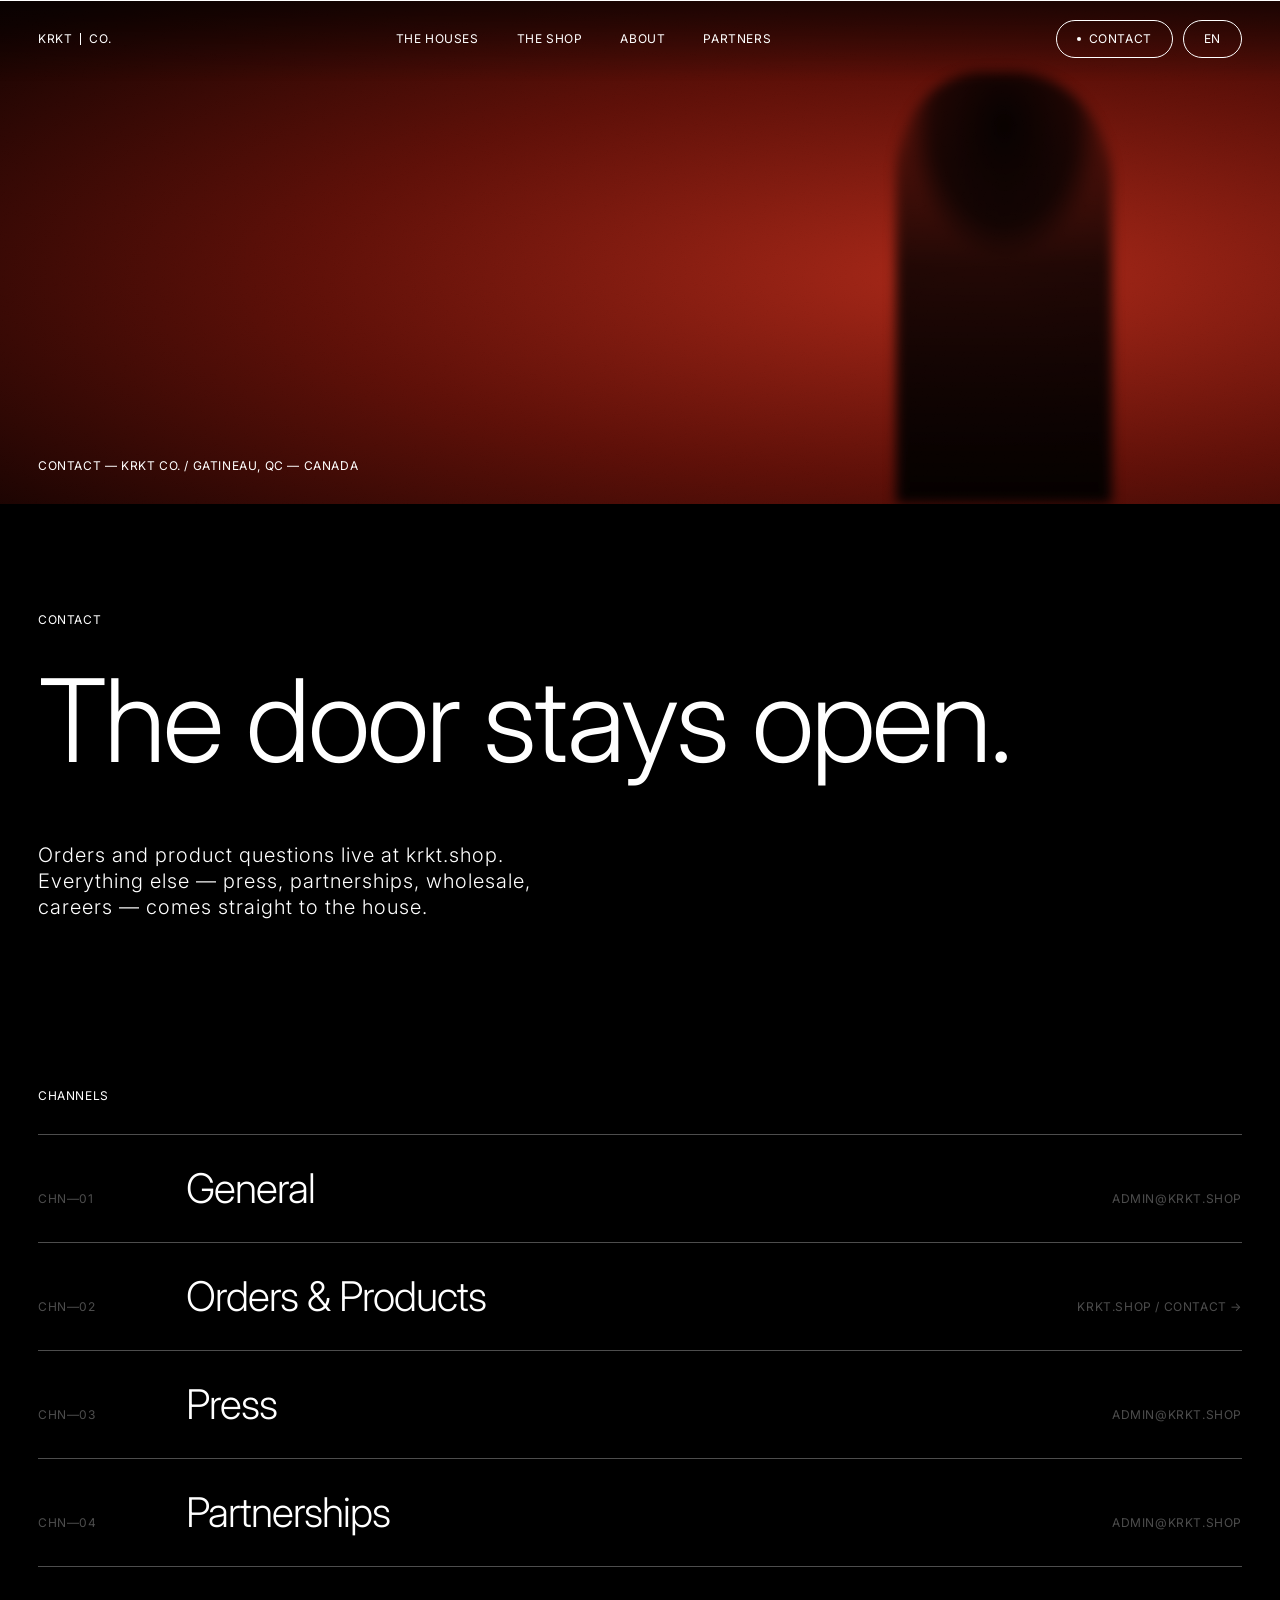
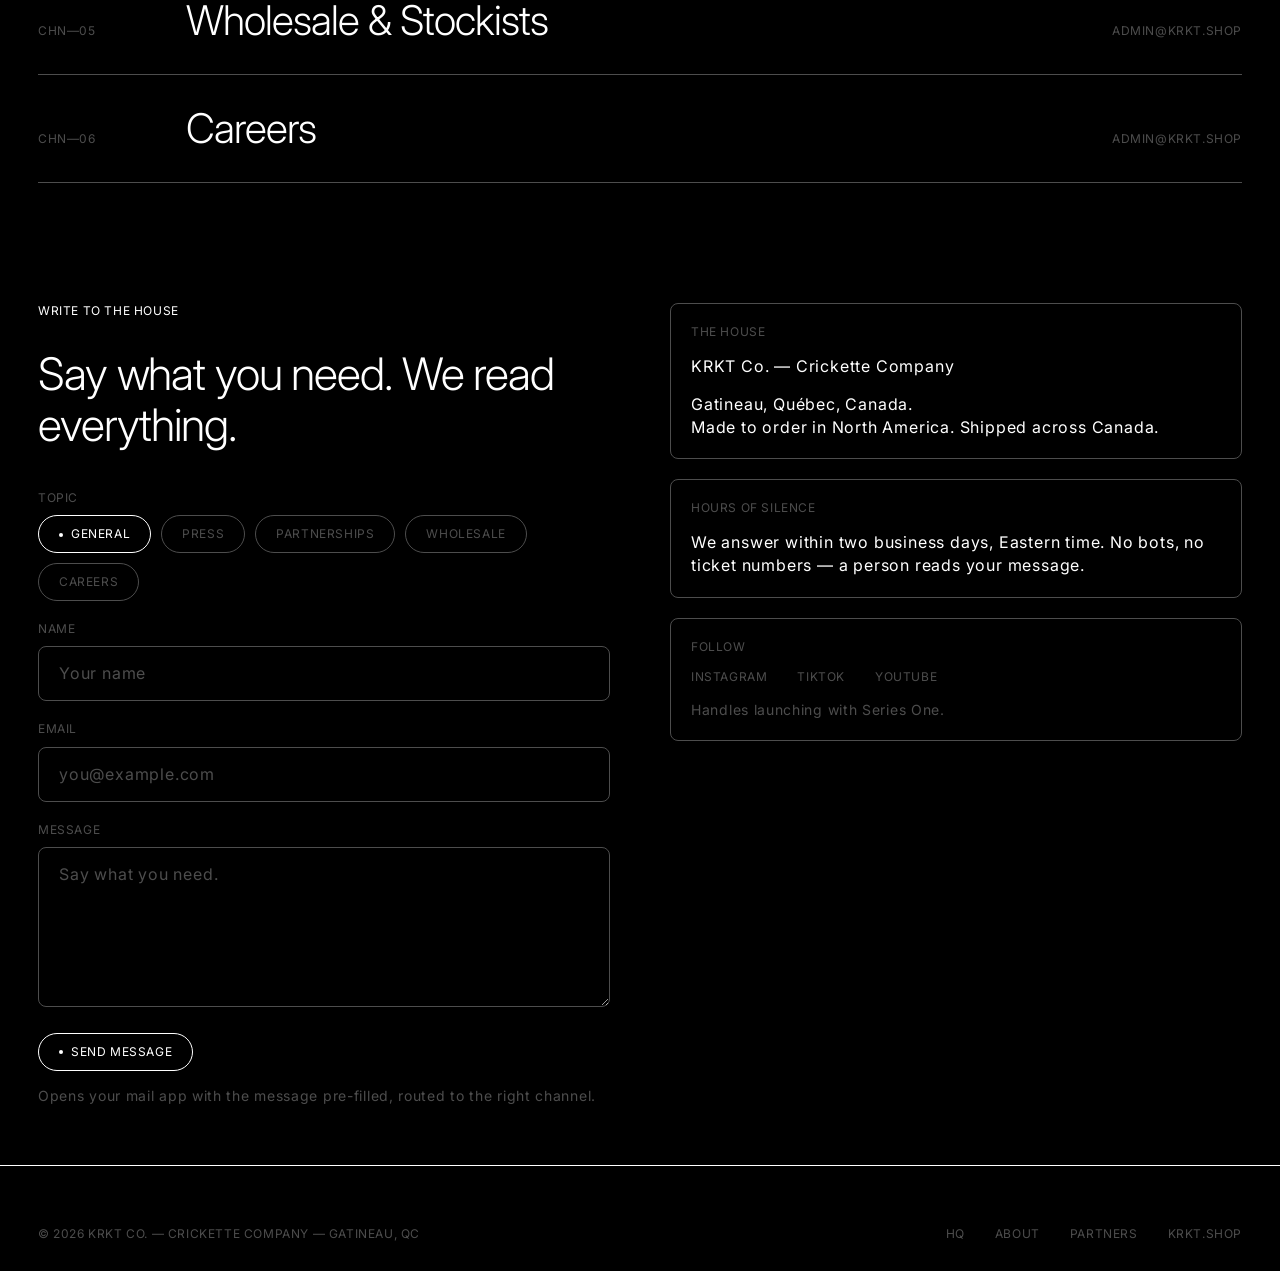
<file: krkt-co-contact.html>
<!DOCTYPE html>
<html lang="en">
<head>
<meta charset="UTF-8">
<meta name="viewport" content="width=device-width, initial-scale=1.0">
<title>Contact — KRKT Co.</title>
<meta name="description" content="Contact KRKT Co. — general, press, partnerships, wholesale and careers. Gatineau, Québec.">
<link rel="preconnect" href="https://fonts.googleapis.com">
<link rel="preconnect" href="https://fonts.gstatic.com" crossorigin>
<link href="https://fonts.googleapis.com/css2?family=Inter:wght@300;400;500;700&display=swap" rel="stylesheet">
<style>
  :root {
    --color-black-void: #000000;
    --color-paper-white: #ffffff;
    --color-smoke: #4d4d4d;
    --color-crimson-heat: #b62b1a;
    --font-saans: 'Saans', 'Inter', ui-sans-serif, system-ui, -apple-system, "Segoe UI", Roboto, sans-serif;
    --w-light: 300; --w-380: 400; --w-570: 500; --w-790: 700;
    --text-caption: 12px; --tracking-caption: 0.6px;
    --text-body: 16px; --text-subheading: 20px;
    --radius-bodies: 8px; --radius-buttons: 70px; --radius-circular: 594px;
    --spacing-20: 20px; --spacing-30: 30px; --spacing-38: 38px;
    --spacing-60: 60px; --spacing-108: 108px;
  }
  * { margin: 0; padding: 0; box-sizing: border-box; }
  html { scroll-behavior: smooth; }
  @media (prefers-reduced-motion: reduce) {
    html { scroll-behavior: auto; }
    *, *::before, *::after { animation: none !important; transition: none !important; }
  }
  body {
    background: var(--color-black-void); color: var(--color-paper-white);
    font-family: var(--font-saans); font-size: var(--text-body);
    font-weight: var(--w-380); line-height: 1.43; letter-spacing: 0.8px;
    -webkit-font-smoothing: antialiased;
  }
  a { color: inherit; text-decoration: none; }
  a:focus-visible, button:focus-visible, input:focus-visible, textarea:focus-visible {
    outline: 1px solid var(--color-paper-white); outline-offset: 4px;
  }

  .ui-label {
    font-size: var(--text-caption); font-weight: var(--w-380);
    letter-spacing: var(--tracking-caption); text-transform: uppercase; line-height: 1.3;
  }

  header {
    position: fixed; top: 0; left: 0; right: 0; z-index: 100;
    border-top: 1px solid var(--color-paper-white);
    background: linear-gradient(to bottom, rgba(0,0,0,0.55), rgba(0,0,0,0));
    padding: 19px var(--spacing-38) 23px;
    display: flex; align-items: center; justify-content: space-between; gap: var(--spacing-38);
  }
  .wordmark { display: inline-flex; align-items: center; gap: 8px; }
  .wordmark .bar { width: 1px; height: 12px; background: var(--color-paper-white); display: inline-block; }
  nav.primary { display: flex; gap: var(--spacing-38); }
  nav.primary a { transition: opacity 0.25s ease; }
  nav.primary a:hover { opacity: 0.55; }
  .utility { display: flex; gap: 10px; align-items: center; }

  .ghost-pill {
    display: inline-flex; align-items: center; gap: 8px;
    border: 1px solid var(--color-paper-white); border-radius: var(--radius-buttons);
    background: transparent; color: var(--color-paper-white);
    padding: 10px 20px; cursor: pointer; font-family: var(--font-saans);
    transition: opacity 0.25s ease;
  }
  .ghost-pill:hover { opacity: 0.6; }
  .ghost-pill .dot { width: 4px; height: 4px; border-radius: 50%; background: var(--color-paper-white); }

  .frame {
    position: relative; width: 100vw; overflow: hidden;
    background: radial-gradient(130% 100% at 76% 55%, rgba(182,43,26,0.92) 0%, rgba(110,18,9,0.85) 40%, rgba(24,3,1,0.98) 76%, #000 100%);
  }
  .frame::after {
    content: ""; position: absolute; inset: 0;
    background-image: url("data:image/svg+xml,%3Csvg xmlns='http://www.w3.org/2000/svg' width='160' height='160'%3E%3Cfilter id='n'%3E%3CfeTurbulence type='fractalNoise' baseFrequency='0.9' numOctaves='2'/%3E%3CfeColorMatrix type='saturate' values='0'/%3E%3C/filter%3E%3Crect width='160' height='160' filter='url(%23n)' opacity='0.5'/%3E%3C/svg%3E");
    opacity: 0.10; mix-blend-mode: overlay; pointer-events: none;
  }
  .frame--band { height: 56vh; }
  .figure {
    position: absolute; left: 70%; bottom: 0; width: 24vh; height: 48vh;
    background:
      radial-gradient(60% 42% at 50% 12%, rgba(0,0,0,0.92) 0%, rgba(0,0,0,0.65) 55%, transparent 75%),
      linear-gradient(to top, rgba(0,0,0,0.95) 0%, rgba(0,0,0,0.8) 55%, rgba(0,0,0,0.45) 80%, transparent 100%);
    border-radius: 40% 46% 0 0 / 24% 26% 0 0; filter: blur(6px);
  }
  .frame .frame-label { position: absolute; left: var(--spacing-38); bottom: var(--spacing-30); }

  .strip { padding: var(--spacing-108) var(--spacing-38); background: var(--color-black-void); }
  .strip--tight { padding-top: var(--spacing-60); padding-bottom: var(--spacing-60); }
  .eyebrow { display: block; margin-bottom: var(--spacing-30); }

  .display {
    font-size: clamp(52px, 9vw, 130px); font-weight: var(--w-light);
    line-height: 1.08; letter-spacing: -0.025em;
  }
  .heading-sm {
    font-size: clamp(30px, 3.5vw, 47px); font-weight: var(--w-light);
    line-height: 1.15; letter-spacing: -0.025em;
  }
  .lede {
    max-width: 560px; font-size: var(--text-subheading);
    font-weight: var(--w-light); line-height: 1.3; letter-spacing: 1px;
  }

  /* Contact ledger */
  .ledger { border-top: 1px solid var(--color-smoke); }
  .ledger-row {
    display: grid; grid-template-columns: 110px 1fr auto; align-items: baseline;
    gap: var(--spacing-38); padding: var(--spacing-30) 0;
    border-bottom: 1px solid var(--color-smoke); transition: border-color 0.3s ease;
  }
  .ledger-row:hover { border-color: var(--color-paper-white); }
  a.ledger-row:hover .ledger-name { opacity: 0.55; }
  .ledger-code { color: var(--color-smoke); }
  .ledger-name {
    font-size: clamp(26px, 3.2vw, 47px); font-weight: var(--w-light);
    line-height: 1.15; letter-spacing: -0.025em; transition: opacity 0.25s ease;
  }
  .ledger-addr { white-space: nowrap; color: var(--color-smoke); }

  /* Form */
  .split {
    display: grid; grid-template-columns: minmax(0, 1fr) minmax(0, 1fr);
    gap: var(--spacing-60); align-items: start;
  }
  .body-card {
    border: 1px solid var(--color-smoke); border-radius: var(--radius-bodies);
    padding: var(--spacing-20);
  }
  .body-card p + p { margin-top: 15px; }
  .body-card .ui-label { display: block; margin-bottom: 15px; color: var(--color-smoke); }

  .field { margin-bottom: var(--spacing-20); }
  .field label { display: block; margin-bottom: 10px; color: var(--color-smoke); }
  .field input, .field textarea {
    width: 100%; background: transparent;
    border: 1px solid var(--color-smoke); border-radius: var(--radius-bodies);
    color: var(--color-paper-white); padding: 15px 20px;
    font-family: var(--font-saans); font-size: var(--text-body);
    letter-spacing: 0.8px; line-height: 1.43;
  }
  .field textarea { min-height: 160px; resize: vertical; }
  .field input::placeholder, .field textarea::placeholder { color: var(--color-smoke); }
  .field input:focus, .field textarea:focus { outline: none; border-color: var(--color-paper-white); }

  .topic-pills { display: flex; gap: 10px; flex-wrap: wrap; }
  .topic-pill {
    border: 1px solid var(--color-smoke); border-radius: var(--radius-buttons);
    background: transparent; color: var(--color-smoke);
    padding: 10px 20px; cursor: pointer; font-family: var(--font-saans);
    transition: color 0.25s ease, border-color 0.25s ease;
  }
  .topic-pill:hover { color: var(--color-paper-white); }
  .topic-pill.selected { border-color: var(--color-paper-white); color: var(--color-paper-white); }
  .topic-pill.selected::before {
    content: ""; display: inline-block; width: 4px; height: 4px;
    border-radius: 50%; background: var(--color-paper-white);
    margin-right: 8px; vertical-align: middle;
  }

  .form-note { margin-top: 15px; color: var(--color-smoke); font-size: 14px; letter-spacing: 0.7px; line-height: 1.38; }

  footer { border-top: 1px solid var(--color-paper-white); padding: var(--spacing-60) var(--spacing-38) var(--spacing-30); }
  .foot-base {
    display: flex; justify-content: space-between; align-items: center; gap: var(--spacing-20);
    color: var(--color-smoke); flex-wrap: wrap;
  }
  .foot-base a { transition: opacity 0.25s ease; }
  .foot-base a:hover { opacity: 0.55; }

  .reveal { opacity: 0; transform: translateY(24px); transition: opacity 0.9s ease, transform 0.9s ease; }
  .reveal.in { opacity: 1; transform: none; }

  @media (max-width: 900px) {
    header { padding: 15px 20px 19px; }
    nav.primary { display: none; }
    .strip { padding: var(--spacing-60) var(--spacing-20); }
    .split { grid-template-columns: 1fr; }
    .ledger-row { grid-template-columns: 1fr; gap: 10px; }
    .ledger-addr { white-space: normal; }
    footer { padding-left: 20px; padding-right: 20px; }
    .figure { left: 60%; }
  }
</style>
</head>
<body>

<header>
  <a class="wordmark ui-label" href="krkt-co-hq.html" aria-label="KRKT Co. home">
    KRKT <span class="bar" aria-hidden="true"></span> CO.
  </a>
  <nav class="primary ui-label" aria-label="Primary">
    <a href="krkt-co-hq.html#houses">THE HOUSES</a>
    <a href="https://www.krkt.shop" target="_blank" rel="noopener">THE SHOP</a>
    <a href="krkt-co-about.html">ABOUT</a>
    <a href="krkt-co-invest.html">PARTNERS</a>
  </nav>
  <div class="utility">
    <span class="ghost-pill ui-label" aria-current="page">
      <span class="dot" aria-hidden="true"></span> CONTACT
    </span>
    <button class="ghost-pill ui-label" type="button">EN</button>
  </div>
</header>

<!-- Editorial frame -->
<section class="frame frame--band" aria-label="Contact editorial frame">
  <div class="figure" aria-hidden="true"></div>
  <span class="frame-label ui-label">CONTACT — KRKT Co. / GATINEAU, QC — CANADA</span>
</section>

<!-- Thesis -->
<section class="strip">
  <span class="eyebrow ui-label reveal">CONTACT</span>
  <h1 class="display reveal">The door stays open.</h1>
  <div style="height: 60px;"></div>
  <p class="lede reveal">Orders and product questions live at krkt.shop. Everything else — press, partnerships, wholesale, careers — comes straight to the house.</p>
</section>

<!-- Routed contact ledger -->
<section class="strip strip--tight">
  <span class="eyebrow ui-label reveal">CHANNELS</span>
  <div class="ledger reveal">

    <a class="ledger-row" href="mailto:admin@krkt.shop">
      <span class="ledger-code ui-label">CHN—01</span>
      <span class="ledger-name">General</span>
      <span class="ledger-addr ui-label">ADMIN@KRKT.SHOP</span>
    </a>

    <a class="ledger-row" href="https://www.krkt.shop/pages/contact" target="_blank" rel="noopener">
      <span class="ledger-code ui-label">CHN—02</span>
      <span class="ledger-name">Orders &amp; Products</span>
      <span class="ledger-addr ui-label">KRKT.SHOP / CONTACT →</span>
    </a>

    <a class="ledger-row" href="mailto:admin@krkt.shop?subject=Press">
      <span class="ledger-code ui-label">CHN—03</span>
      <span class="ledger-name">Press</span>
      <span class="ledger-addr ui-label">ADMIN@KRKT.SHOP</span>
    </a>

    <a class="ledger-row" href="mailto:admin@krkt.shop?subject=Partnerships">
      <span class="ledger-code ui-label">CHN—04</span>
      <span class="ledger-name">Partnerships</span>
      <span class="ledger-addr ui-label">ADMIN@KRKT.SHOP</span>
    </a>

    <a class="ledger-row" href="mailto:admin@krkt.shop?subject=Wholesale">
      <span class="ledger-code ui-label">CHN—05</span>
      <span class="ledger-name">Wholesale &amp; Stockists</span>
      <span class="ledger-addr ui-label">ADMIN@KRKT.SHOP</span>
    </a>

    <a class="ledger-row" href="mailto:admin@krkt.shop?subject=Careers">
      <span class="ledger-code ui-label">CHN—06</span>
      <span class="ledger-name">Careers</span>
      <span class="ledger-addr ui-label">ADMIN@KRKT.SHOP</span>
    </a>

  </div>
</section>

<!-- Write to the house -->
<section class="strip strip--tight">
  <div class="split">
    <div>
      <span class="eyebrow ui-label reveal">WRITE TO THE HOUSE</span>
      <h2 class="heading-sm reveal" style="max-width: 520px;">Say what you need. We read everything.</h2>

      <div style="margin-top: 38px;" class="reveal">
        <div class="field">
          <span class="ui-label" style="display:block; margin-bottom:10px; color: var(--color-smoke);">TOPIC</span>
          <div class="topic-pills ui-label" role="radiogroup" aria-label="Message topic">
            <button class="topic-pill ui-label selected" type="button" role="radio" aria-checked="true" data-topic="General">GENERAL</button>
            <button class="topic-pill ui-label" type="button" role="radio" aria-checked="false" data-topic="Press">PRESS</button>
            <button class="topic-pill ui-label" type="button" role="radio" aria-checked="false" data-topic="Partnerships">PARTNERSHIPS</button>
            <button class="topic-pill ui-label" type="button" role="radio" aria-checked="false" data-topic="Wholesale">WHOLESALE</button>
            <button class="topic-pill ui-label" type="button" role="radio" aria-checked="false" data-topic="Careers">CAREERS</button>
          </div>
        </div>

        <div class="field">
          <label class="ui-label" for="c-name">NAME</label>
          <input id="c-name" type="text" autocomplete="name" placeholder="Your name">
        </div>

        <div class="field">
          <label class="ui-label" for="c-email">EMAIL</label>
          <input id="c-email" type="email" autocomplete="email" placeholder="you@example.com">
        </div>

        <div class="field">
          <label class="ui-label" for="c-msg">MESSAGE</label>
          <textarea id="c-msg" placeholder="Say what you need."></textarea>
        </div>

        <button class="ghost-pill ui-label" type="button" id="send-btn">
          <span class="dot" aria-hidden="true"></span> SEND MESSAGE
        </button>
        <p class="form-note">Opens your mail app with the message pre-filled, routed to the right channel.</p>
      </div>
    </div>

    <div>
      <div class="body-card reveal">
        <span class="ui-label">THE HOUSE</span>
        <p>KRKT Co. — Crickette Company</p>
        <p>Gatineau, Québec, Canada.<br>Made to order in North America. Shipped across Canada.</p>
      </div>
      <div class="body-card reveal" style="margin-top: 20px;">
        <span class="ui-label">HOURS OF SILENCE</span>
        <p>We answer within two business days, Eastern time. No bots, no ticket numbers — a person reads your message.</p>
      </div>
      <div class="body-card reveal" style="margin-top: 20px;">
        <span class="ui-label">FOLLOW</span>
        <p style="display: flex; gap: 30px; flex-wrap: wrap;" class="ui-label">
          <a href="#" aria-disabled="true">INSTAGRAM</a>
          <a href="#" aria-disabled="true">TIKTOK</a>
          <a href="#" aria-disabled="true">YOUTUBE</a>
        </p>
        <p style="margin-top: 15px; color: var(--color-smoke); font-size: 14px; letter-spacing: 0.7px;">Handles launching with Series One.</p>
      </div>
    </div>
  </div>
</section>

<footer>
  <div class="foot-base ui-label">
    <span>© 2026 KRKT Co. — CRICKETTE COMPANY — GATINEAU, QC</span>
    <span style="display: inline-flex; gap: 30px;">
      <a href="krkt-co-hq.html">HQ</a>
      <a href="krkt-co-about.html">ABOUT</a>
      <a href="krkt-co-invest.html">PARTNERS</a>
      <a href="https://www.krkt.shop" target="_blank" rel="noopener">KRKT.SHOP</a>
    </span>
  </div>
</footer>

<script>
  // Scroll reveal
  const io = new IntersectionObserver((entries) => {
    entries.forEach(e => { if (e.isIntersecting) { e.target.classList.add('in'); io.unobserve(e.target); } });
  }, { threshold: 0.15 });
  document.querySelectorAll('.reveal').forEach(el => io.observe(el));

  // Topic pills (single select)
  const pills = document.querySelectorAll('.topic-pill');
  pills.forEach(p => p.addEventListener('click', () => {
    pills.forEach(x => { x.classList.remove('selected'); x.setAttribute('aria-checked', 'false'); });
    p.classList.add('selected');
    p.setAttribute('aria-checked', 'true');
  }));

  // Mailto composer routed by topic
  const routes = {
    General: 'admin@krkt.shop',
    Press: 'admin@krkt.shop',
    Partnerships: 'admin@krkt.shop',
    Wholesale: 'admin@krkt.shop',
    Careers: 'admin@krkt.shop'
  };
  document.getElementById('send-btn').addEventListener('click', () => {
    const topic = document.querySelector('.topic-pill.selected')?.dataset.topic || 'General';
    const name = document.getElementById('c-name').value.trim();
    const email = document.getElementById('c-email').value.trim();
    const msg = document.getElementById('c-msg').value.trim();
    const subject = encodeURIComponent(`[${topic.toUpperCase()}] Message to KRKT Co.` + (name ? ` — ${name}` : ''));
    const body = encodeURIComponent(`${msg}\n\n—\n${name}${email ? `\n${email}` : ''}`);
    window.location.href = `mailto:${routes[topic]}?subject=${subject}&body=${body}`;
  });
</script>

</body>
</html>
</file>
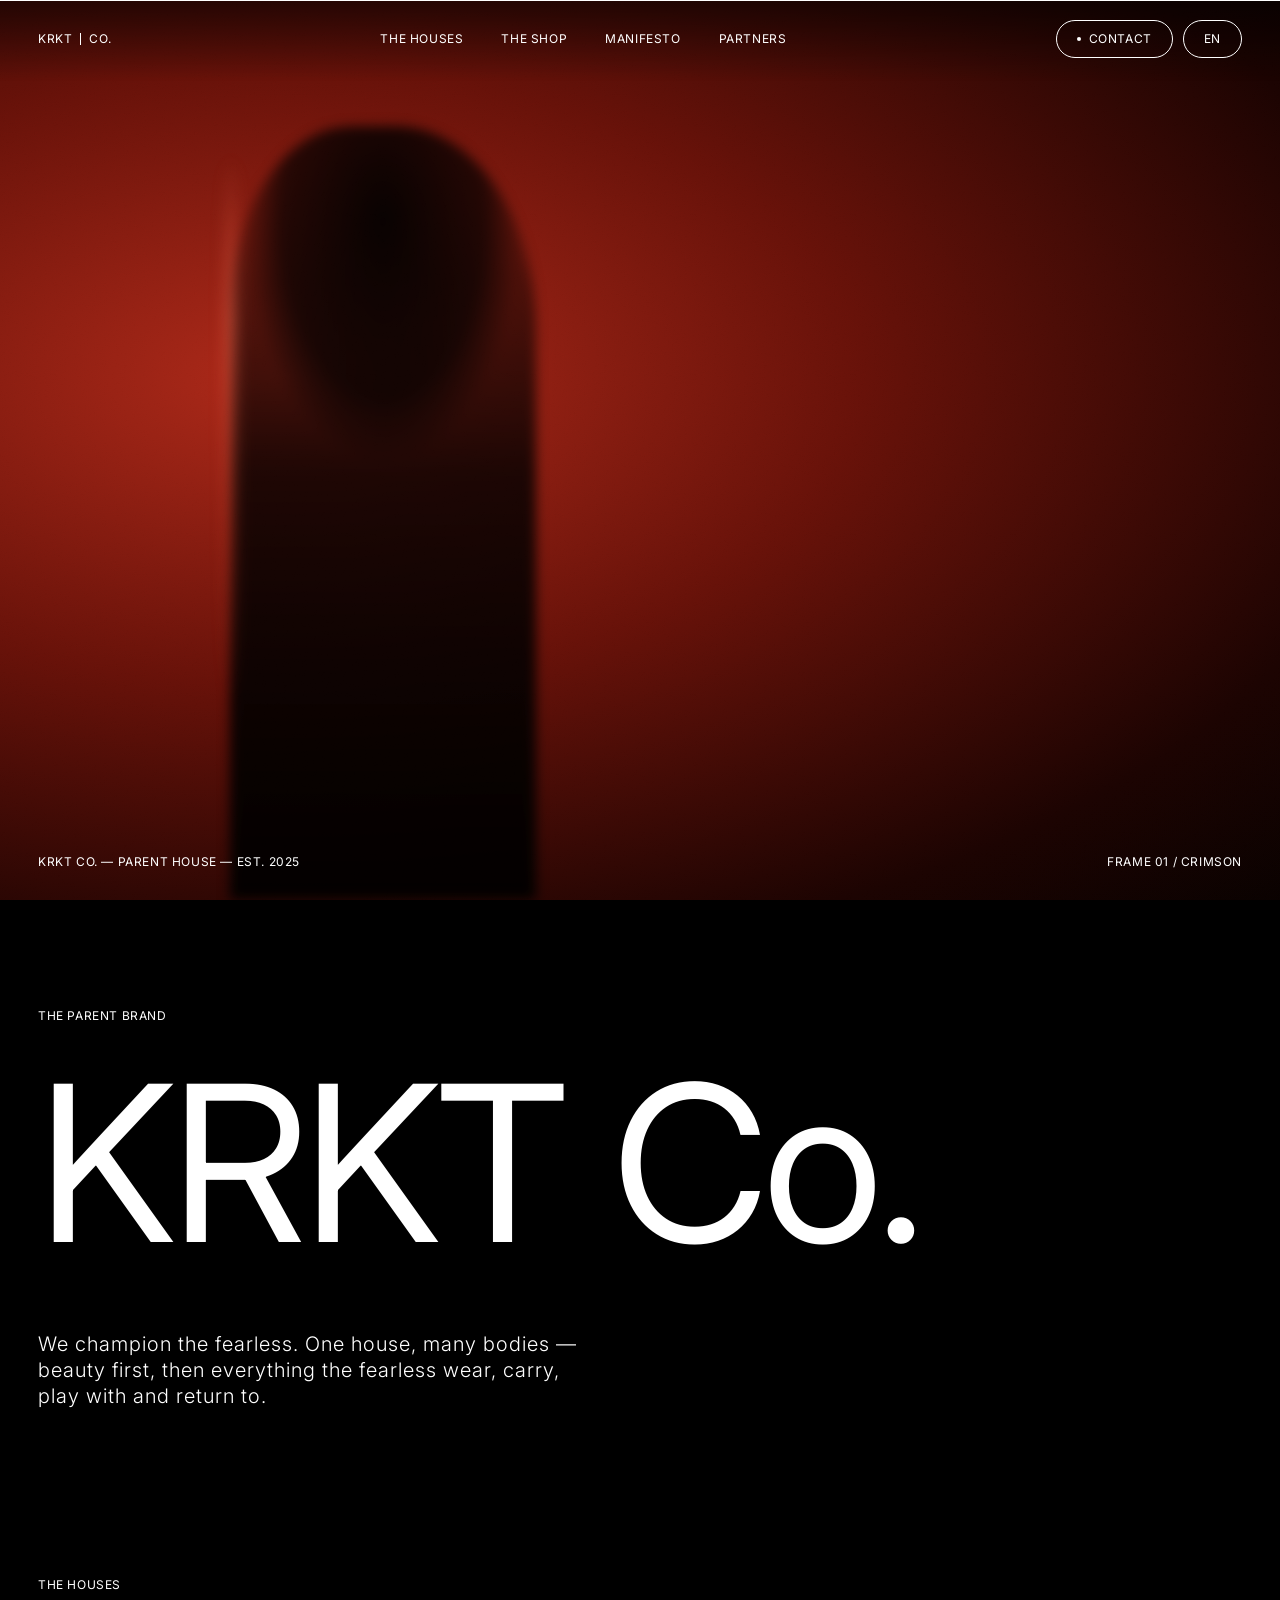
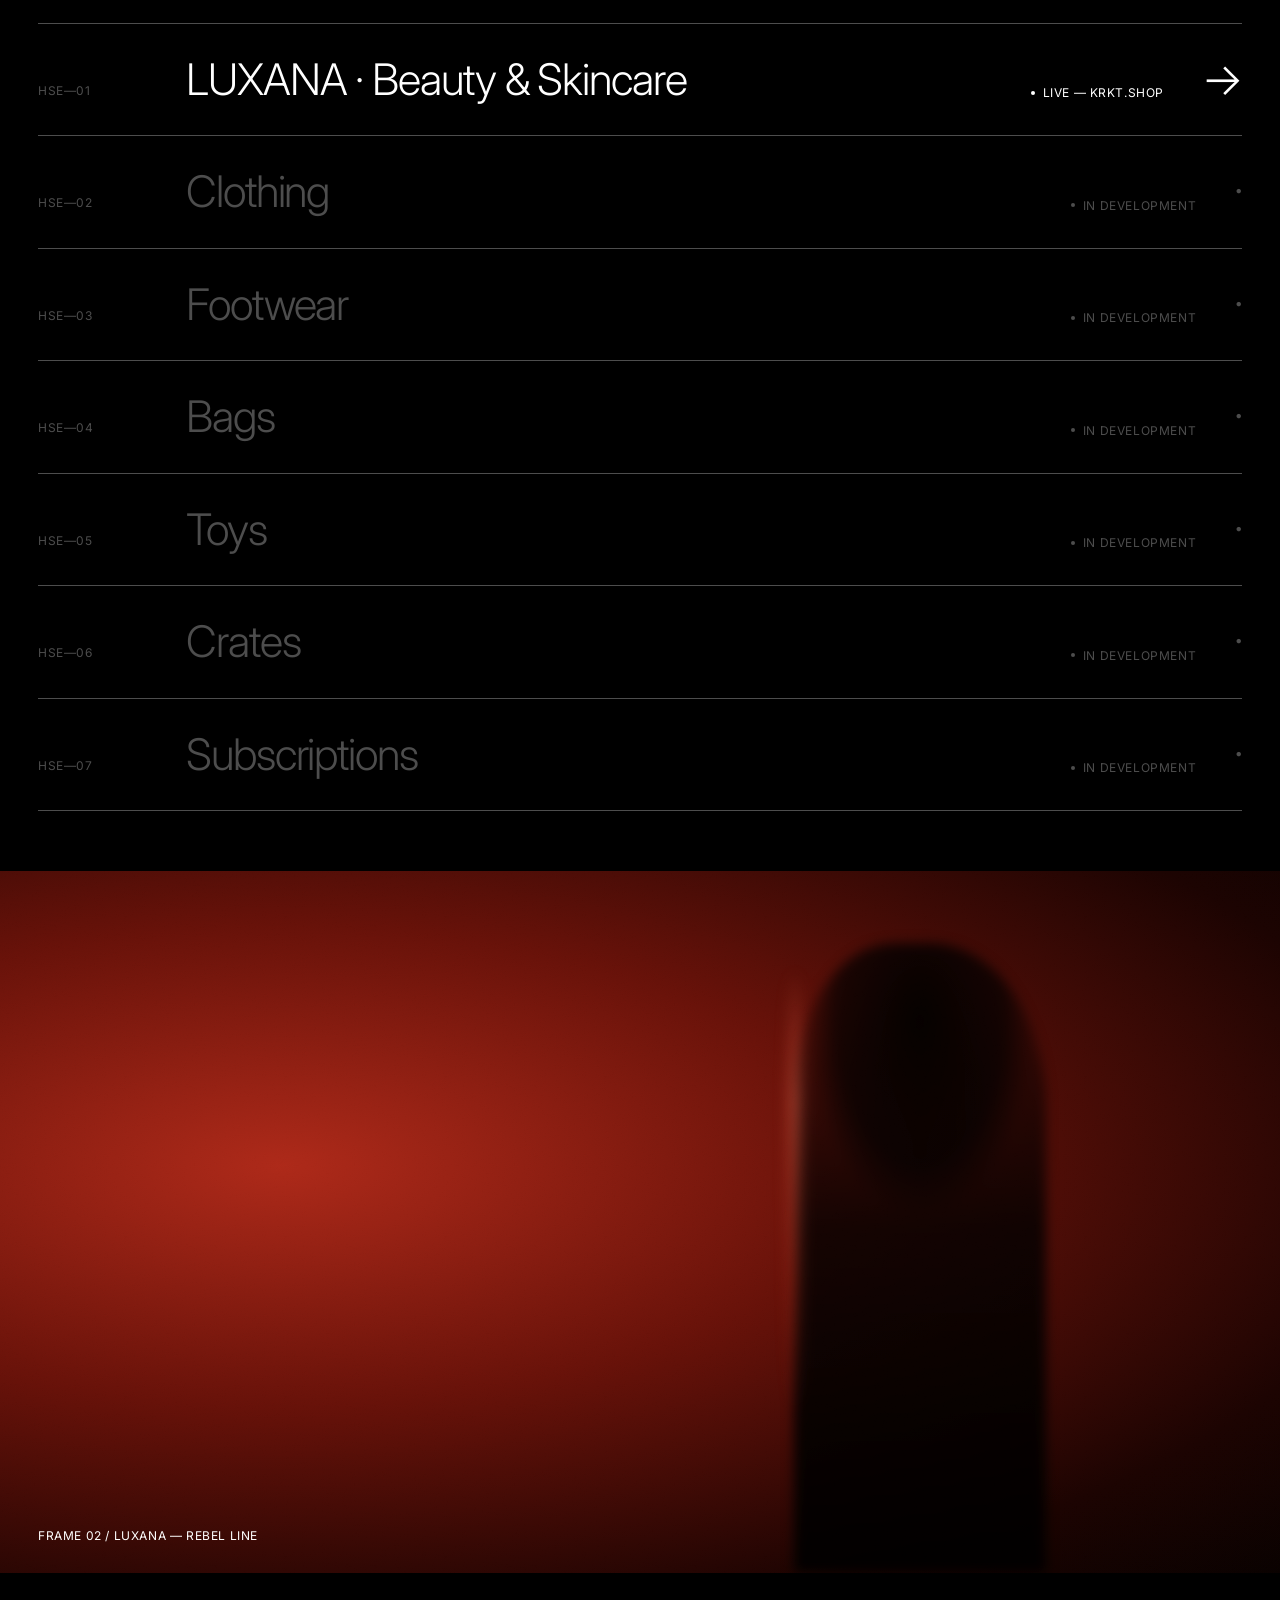
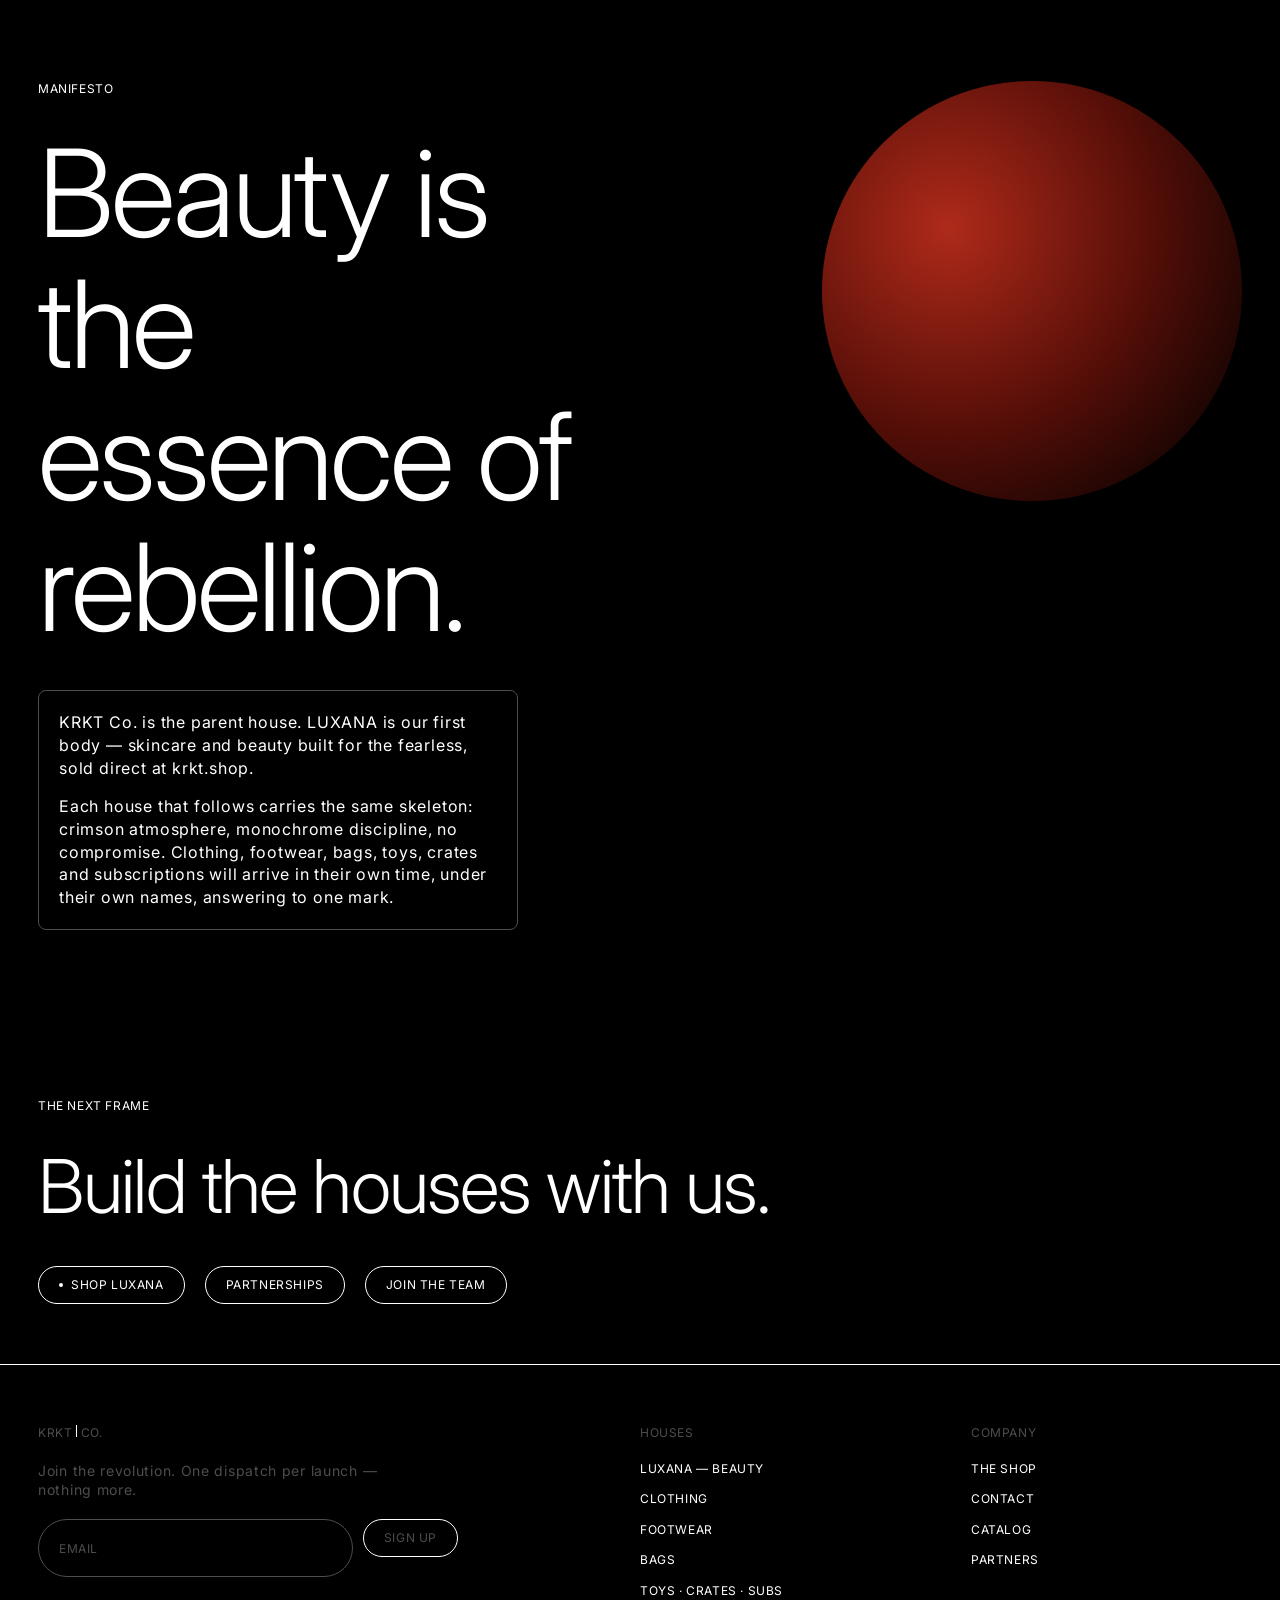
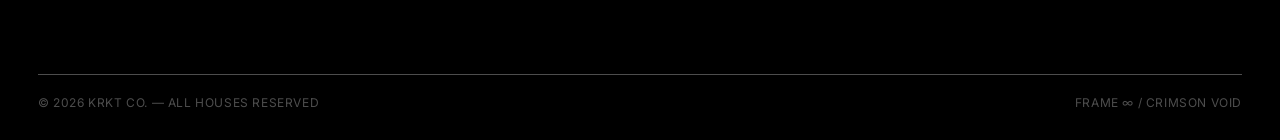
<file: krkt-co-hq.html>
<!DOCTYPE html>
<html lang="en">
<head>
<meta charset="UTF-8">
<meta name="viewport" content="width=device-width, initial-scale=1.0">
<title>KRKT Co. — The House of Fearless</title>
<meta name="description" content="KRKT Co. is the parent house behind LUXANA beauty and the coming houses of clothing, footwear, bags, toys, crates and subscriptions.">
<link rel="preconnect" href="https://fonts.googleapis.com">
<link rel="preconnect" href="https://fonts.gstatic.com" crossorigin>
<link href="https://fonts.googleapis.com/css2?family=Inter:wght@300;400;500;700&display=swap" rel="stylesheet">
<style>
  :root {
    --color-black-void: #000000;
    --color-paper-white: #ffffff;
    --color-smoke: #4d4d4d;
    --color-crimson-heat: #b62b1a;

    --font-saans: 'Saans', 'Inter', ui-sans-serif, system-ui, -apple-system, "Segoe UI", Roboto, sans-serif;

    --w-light: 300;
    --w-380: 400;   /* Inter substitute for Saans 380 */
    --w-570: 500;   /* Inter substitute for Saans 570 */
    --w-790: 700;   /* Inter substitute for Saans 790 */

    --text-caption: 12px;
    --tracking-caption: 0.6px;
    --text-body: 16px;
    --text-subheading: 20px;

    --radius-bodies: 8px;
    --radius-buttons: 70px;
    --radius-circular: 594px;

    --spacing-20: 20px;
    --spacing-30: 30px;
    --spacing-38: 38px;
    --spacing-60: 60px;
    --spacing-108: 108px;
    --spacing-150: 150px;
  }

  * { margin: 0; padding: 0; box-sizing: border-box; }

  html { scroll-behavior: smooth; }
  @media (prefers-reduced-motion: reduce) {
    html { scroll-behavior: auto; }
    *, *::before, *::after { animation: none !important; transition: none !important; }
  }

  body {
    background: var(--color-black-void);
    color: var(--color-paper-white);
    font-family: var(--font-saans);
    font-size: var(--text-body);
    font-weight: var(--w-380);
    line-height: 1.43;
    letter-spacing: 0.8px;
    -webkit-font-smoothing: antialiased;
  }

  a { color: inherit; text-decoration: none; }
  a:focus-visible, button:focus-visible {
    outline: 1px solid var(--color-paper-white);
    outline-offset: 4px;
  }

  /* ---------- UI label voice ---------- */
  .ui-label {
    font-size: var(--text-caption);
    font-weight: var(--w-380);
    letter-spacing: var(--tracking-caption);
    text-transform: uppercase;
    line-height: 1.3;
  }

  /* ---------- Top nav ---------- */
  header {
    position: fixed;
    top: 0; left: 0; right: 0;
    z-index: 100;
    border-top: 1px solid var(--color-paper-white);
    background: linear-gradient(to bottom, rgba(0,0,0,0.55), rgba(0,0,0,0));
    padding: 19px var(--spacing-38) 23px;
    display: flex;
    align-items: center;
    justify-content: space-between;
    gap: var(--spacing-38);
  }
  .wordmark { display: inline-flex; align-items: center; gap: 8px; }
  .wordmark .bar { width: 1px; height: 12px; background: var(--color-paper-white); display: inline-block; }
  nav.primary { display: flex; gap: var(--spacing-38); }
  nav.primary a { opacity: 1; transition: opacity 0.25s ease; }
  nav.primary a:hover { opacity: 0.55; }
  .utility { display: flex; gap: 10px; align-items: center; }

  .ghost-pill {
    display: inline-flex;
    align-items: center;
    gap: 8px;
    border: 1px solid var(--color-paper-white);
    border-radius: var(--radius-buttons);
    background: transparent;
    color: var(--color-paper-white);
    padding: 10px 20px;
    cursor: pointer;
    font-family: var(--font-saans);
    transition: opacity 0.25s ease;
  }
  .ghost-pill:hover { opacity: 0.6; }
  .ghost-pill .dot { width: 4px; height: 4px; border-radius: 50%; background: var(--color-paper-white); }

  /* ---------- Photographic surfaces ---------- */
  .frame {
    position: relative;
    width: 100vw;
    overflow: hidden;
    background:
      radial-gradient(120% 90% at 22% 42%, rgba(182,43,26,0.95) 0%, rgba(120,20,10,0.85) 38%, rgba(28,3,1,0.98) 74%, #000 100%);
  }
  .frame::after {
    /* film grain */
    content: "";
    position: absolute; inset: 0;
    background-image: url("data:image/svg+xml,%3Csvg xmlns='http://www.w3.org/2000/svg' width='160' height='160'%3E%3Cfilter id='n'%3E%3CfeTurbulence type='fractalNoise' baseFrequency='0.9' numOctaves='2'/%3E%3CfeColorMatrix type='saturate' values='0'/%3E%3C/filter%3E%3Crect width='160' height='160' filter='url(%23n)' opacity='0.5'/%3E%3C/svg%3E");
    opacity: 0.10;
    mix-blend-mode: overlay;
    pointer-events: none;
  }
  .frame img {
    position: absolute; inset: 0;
    width: 100%; height: 100%;
    object-fit: cover;
    display: block;
  }
  .frame--hero { height: 100vh; height: 100svh; }
  .frame--band { height: 78vh; }

  /* the single silhouette rendered as light, for frames without a photo */
  .figure {
    position: absolute;
    left: 18%;
    bottom: 0;
    width: 34vh;
    height: 86vh;
    background:
      radial-gradient(60% 42% at 50% 12%, rgba(0,0,0,0.92) 0%, rgba(0,0,0,0.65) 55%, transparent 75%),
      linear-gradient(to top, rgba(0,0,0,0.95) 0%, rgba(0,0,0,0.8) 55%, rgba(0,0,0,0.45) 80%, transparent 100%);
    border-radius: 40% 46% 0 0 / 24% 26% 0 0;
    filter: blur(6px);
  }
  .figure::before {
    /* rim light on the crimson side */
    content: "";
    position: absolute;
    top: 4%; left: -4px;
    width: 10px; height: 70%;
    background: linear-gradient(to bottom, transparent, rgba(255,120,90,0.5) 30%, rgba(255,80,50,0.28) 70%, transparent);
    filter: blur(5px);
  }

  .frame .frame-label {
    position: absolute;
    left: var(--spacing-38);
    bottom: var(--spacing-30);
    color: var(--color-paper-white);
  }
  .frame .frame-label-right {
    position: absolute;
    right: var(--spacing-38);
    bottom: var(--spacing-30);
    color: var(--color-paper-white);
  }

  /* ---------- Text strips (black breathing space) ---------- */
  .strip {
    padding: var(--spacing-108) var(--spacing-38);
    background: var(--color-black-void);
  }
  .strip--tight { padding-top: var(--spacing-60); padding-bottom: var(--spacing-60); }

  .eyebrow {
    display: block;
    margin-bottom: var(--spacing-30);
    color: var(--color-paper-white);
  }

  .display-xl {
    font-size: clamp(72px, 17vw, 245px);
    font-weight: var(--w-380);
    line-height: 1;
    letter-spacing: -0.025em;
  }
  .display {
    font-size: clamp(56px, 9.5vw, 130px);
    font-weight: var(--w-light);
    line-height: 1.08;
    letter-spacing: -0.025em;
  }
  .heading {
    font-size: clamp(40px, 5.8vw, 79px);
    font-weight: var(--w-light);
    line-height: 1.14;
    letter-spacing: -0.025em;
  }
  .heading-sm {
    font-size: clamp(32px, 3.5vw, 47px);
    font-weight: var(--w-light);
    line-height: 1.15;
    letter-spacing: -0.025em;
  }

  .lede {
    max-width: 560px;
    font-size: var(--text-subheading);
    font-weight: var(--w-light);
    line-height: 1.3;
    letter-spacing: 1px;
  }

  /* ---------- House index (signature element) ---------- */
  .house-index { border-top: 1px solid var(--color-smoke); }
  .house-row {
    display: grid;
    grid-template-columns: 110px 1fr auto auto;
    align-items: baseline;
    gap: var(--spacing-38);
    padding: var(--spacing-30) 0;
    border-bottom: 1px solid var(--color-smoke);
    transition: border-color 0.3s ease;
  }
  .house-row:hover { border-color: var(--color-paper-white); }
  a.house-row:hover .house-name { opacity: 0.55; }
  .house-code { color: var(--color-smoke); }
  .house-name {
    font-size: clamp(28px, 3.4vw, 47px);
    font-weight: var(--w-light);
    line-height: 1.15;
    letter-spacing: -0.025em;
    transition: opacity 0.25s ease;
  }
  .house-status { display: inline-flex; align-items: center; gap: 8px; white-space: nowrap; }
  .house-status .dot { width: 4px; height: 4px; border-radius: 50%; background: var(--color-paper-white); }
  .house-status--muted { color: var(--color-smoke); }
  .house-status--muted .dot { background: var(--color-smoke); }
  .house-arrow { color: var(--color-paper-white); }
  .house-arrow--muted { color: var(--color-smoke); }

  /* ---------- Two-column manifesto ---------- */
  .split {
    display: grid;
    grid-template-columns: minmax(0, 1fr) minmax(0, 1fr);
    gap: var(--spacing-60);
    align-items: start;
  }

  .body-card {
    border: 1px solid var(--color-smoke);
    border-radius: var(--radius-bodies);
    padding: var(--spacing-20);
    max-width: 480px;
  }
  .body-card p + p { margin-top: 15px; }

  /* ---------- Circular frame ---------- */
  .circle-frame {
    width: min(42vw, 420px);
    aspect-ratio: 1;
    border-radius: var(--radius-circular);
    overflow: hidden;
    position: relative;
    background:
      radial-gradient(90% 90% at 30% 35%, rgba(182,43,26,0.95) 0%, rgba(90,14,7,0.9) 55%, #000 100%);
    justify-self: end;
  }
  .circle-frame::after {
    content: "";
    position: absolute; inset: 0;
    background-image: url("data:image/svg+xml,%3Csvg xmlns='http://www.w3.org/2000/svg' width='160' height='160'%3E%3Cfilter id='n'%3E%3CfeTurbulence type='fractalNoise' baseFrequency='0.9' numOctaves='2'/%3E%3CfeColorMatrix type='saturate' values='0'/%3E%3C/filter%3E%3Crect width='160' height='160' filter='url(%23n)' opacity='0.5'/%3E%3C/svg%3E");
    opacity: 0.12; mix-blend-mode: overlay;
  }
  .circle-frame img { width: 100%; height: 100%; object-fit: cover; display: block; }

  /* ---------- CTA strip ---------- */
  .cta-row { display: flex; gap: var(--spacing-20); flex-wrap: wrap; margin-top: var(--spacing-38); }

  /* ---------- Footer ---------- */
  footer {
    border-top: 1px solid var(--color-paper-white);
    padding: var(--spacing-60) var(--spacing-38) var(--spacing-30);
  }
  .foot-grid {
    display: grid;
    grid-template-columns: 2fr 1fr 1fr;
    gap: var(--spacing-60);
    margin-bottom: var(--spacing-60);
  }
  .foot-col .ui-label { display: block; margin-bottom: var(--spacing-20); color: var(--color-smoke); }
  .foot-col a { display: block; margin-bottom: 15px; transition: opacity 0.25s ease; }
  .foot-col a:hover { opacity: 0.55; }

  .newsletter { display: flex; gap: 10px; max-width: 420px; margin-top: var(--spacing-20); }
  .newsletter input {
    flex: 1;
    background: transparent;
    border: 1px solid var(--color-smoke);
    border-radius: var(--radius-buttons);
    color: var(--color-paper-white);
    padding: 10px 20px;
    font-family: var(--font-saans);
    font-size: var(--text-caption);
    letter-spacing: var(--tracking-caption);
    text-transform: uppercase;
  }
  .newsletter input::placeholder { color: var(--color-smoke); }
  .newsletter input:focus { outline: none; border-color: var(--color-paper-white); }

  .foot-base {
    display: flex;
    justify-content: space-between;
    align-items: center;
    gap: var(--spacing-20);
    border-top: 1px solid var(--color-smoke);
    padding-top: var(--spacing-20);
    color: var(--color-smoke);
    flex-wrap: wrap;
  }

  /* ---------- Reveal on scroll ---------- */
  .reveal { opacity: 0; transform: translateY(24px); transition: opacity 0.9s ease, transform 0.9s ease; }
  .reveal.in { opacity: 1; transform: none; }

  /* ---------- Responsive ---------- */
  @media (max-width: 900px) {
    header { padding: 15px 20px 19px; }
    nav.primary { display: none; }
    .strip { padding: var(--spacing-60) var(--spacing-20); }
    .split { grid-template-columns: 1fr; }
    .circle-frame { justify-self: start; width: min(70vw, 340px); }
    .house-row { grid-template-columns: 1fr auto; }
    .house-code { display: none; }
    .house-arrow { display: none; }
    .foot-grid { grid-template-columns: 1fr; gap: var(--spacing-38); }
    .frame .frame-label-right { display: none; }
    footer { padding-left: 20px; padding-right: 20px; }
    .figure { left: 10%; }
  }
</style>
</head>
<body>

<header>
  <a class="wordmark ui-label" href="#" aria-label="KRKT Co. home">
    KRKT <span class="bar" aria-hidden="true"></span> CO.
  </a>
  <nav class="primary ui-label" aria-label="Primary">
    <a href="#houses">THE HOUSES</a>
    <a href="https://www.krkt.shop" target="_blank" rel="noopener">THE SHOP</a>
    <a href="#manifesto">MANIFESTO</a>
    <a href="#partners">PARTNERS</a>
  </nav>
  <div class="utility">
    <a class="ghost-pill ui-label" href="https://www.krkt.shop/pages/contact" target="_blank" rel="noopener">
      <span class="dot" aria-hidden="true"></span> CONTACT
    </a>
    <button class="ghost-pill ui-label" type="button">EN</button>
  </div>
</header>

<!-- Full-bleed editorial hero — the image is the design -->
<section class="frame frame--hero" aria-label="KRKT Co. editorial hero">
  <div class="figure" aria-hidden="true"></div>
  <span class="frame-label ui-label">KRKT Co. — PARENT HOUSE — EST. 2025</span>
  <span class="frame-label-right ui-label">FRAME 01 / CRIMSON</span>
</section>

<!-- Thesis -->
<section class="strip" id="manifesto">
  <span class="eyebrow ui-label reveal">THE PARENT BRAND</span>
  <h1 class="display-xl reveal">KRKT Co.</h1>
  <div style="height: 60px;"></div>
  <p class="lede reveal">We champion the fearless. One house, many bodies — beauty first, then everything the fearless wear, carry, play with and return to.</p>
</section>

<!-- House index -->
<section class="strip strip--tight" id="houses">
  <span class="eyebrow ui-label reveal">THE HOUSES</span>
  <div class="house-index reveal">

    <a class="house-row" href="https://www.krkt.shop" target="_blank" rel="noopener">
      <span class="house-code ui-label">HSE—01</span>
      <span class="house-name">LUXANA · Beauty &amp; Skincare</span>
      <span class="house-status ui-label"><span class="dot"></span>LIVE — KRKT.SHOP</span>
      <span class="house-arrow heading-sm" aria-hidden="true">→</span>
    </a>

    <div class="house-row">
      <span class="house-code ui-label">HSE—02</span>
      <span class="house-name" style="color: var(--color-smoke);">Clothing</span>
      <span class="house-status ui-label house-status--muted"><span class="dot"></span>IN DEVELOPMENT</span>
      <span class="house-arrow house-arrow--muted heading-sm" aria-hidden="true">·</span>
    </div>

    <div class="house-row">
      <span class="house-code ui-label">HSE—03</span>
      <span class="house-name" style="color: var(--color-smoke);">Footwear</span>
      <span class="house-status ui-label house-status--muted"><span class="dot"></span>IN DEVELOPMENT</span>
      <span class="house-arrow house-arrow--muted heading-sm" aria-hidden="true">·</span>
    </div>

    <div class="house-row">
      <span class="house-code ui-label">HSE—04</span>
      <span class="house-name" style="color: var(--color-smoke);">Bags</span>
      <span class="house-status ui-label house-status--muted"><span class="dot"></span>IN DEVELOPMENT</span>
      <span class="house-arrow house-arrow--muted heading-sm" aria-hidden="true">·</span>
    </div>

    <div class="house-row">
      <span class="house-code ui-label">HSE—05</span>
      <span class="house-name" style="color: var(--color-smoke);">Toys</span>
      <span class="house-status ui-label house-status--muted"><span class="dot"></span>IN DEVELOPMENT</span>
      <span class="house-arrow house-arrow--muted heading-sm" aria-hidden="true">·</span>
    </div>

    <div class="house-row">
      <span class="house-code ui-label">HSE—06</span>
      <span class="house-name" style="color: var(--color-smoke);">Crates</span>
      <span class="house-status ui-label house-status--muted"><span class="dot"></span>IN DEVELOPMENT</span>
      <span class="house-arrow house-arrow--muted heading-sm" aria-hidden="true">·</span>
    </div>

    <div class="house-row">
      <span class="house-code ui-label">HSE—07</span>
      <span class="house-name" style="color: var(--color-smoke);">Subscriptions</span>
      <span class="house-status ui-label house-status--muted"><span class="dot"></span>IN DEVELOPMENT</span>
      <span class="house-arrow house-arrow--muted heading-sm" aria-hidden="true">·</span>
    </div>

  </div>
</section>

<!-- Second full-bleed frame -->
<section class="frame frame--band" aria-label="Editorial frame two">
  <div class="figure" style="left: 62%; height: 70vh; width: 28vh;" aria-hidden="true"></div>
  <span class="frame-label ui-label">FRAME 02 / LUXANA — REBEL LINE</span>
</section>

<!-- Manifesto split -->
<section class="strip">
  <div class="split">
    <div>
      <span class="eyebrow ui-label reveal">MANIFESTO</span>
      <h2 class="display reveal">Beauty is the essence of rebellion.</h2>
      <div class="body-card reveal" style="margin-top: 38px;">
        <p>KRKT Co. is the parent house. LUXANA is our first body — skincare and beauty built for the fearless, sold direct at krkt.shop.</p>
        <p>Each house that follows carries the same skeleton: crimson atmosphere, monochrome discipline, no compromise. Clothing, footwear, bags, toys, crates and subscriptions will arrive in their own time, under their own names, answering to one mark.</p>
      </div>
    </div>
    <div class="circle-frame reveal" role="img" aria-label="Crimson portrait vignette"></div>
  </div>
</section>

<!-- Partners / Join -->
<section class="strip strip--tight" id="partners">
  <span class="eyebrow ui-label reveal">THE NEXT FRAME</span>
  <h2 class="heading reveal">Build the houses with us.</h2>
  <div class="cta-row reveal">
    <a class="ghost-pill ui-label" href="https://www.krkt.shop" target="_blank" rel="noopener"><span class="dot" aria-hidden="true"></span> SHOP LUXANA</a>
    <a class="ghost-pill ui-label" href="mailto:admin@krkt.shop?subject=Partnerships">PARTNERSHIPS</a>
    <a class="ghost-pill ui-label" href="https://www.krkt.shop/pages/contact" target="_blank" rel="noopener">JOIN THE TEAM</a>
  </div>
</section>

<footer>
  <div class="foot-grid">
    <div class="foot-col">
      <span class="wordmark ui-label">KRKT <span class="bar" aria-hidden="true"></span> CO.</span>
      <p style="margin-top: 20px; max-width: 380px; color: var(--color-smoke); font-size: 14px; letter-spacing: 0.7px; line-height: 1.38;">Join the revolution. One dispatch per launch — nothing more.</p>
      <div class="newsletter">
        <input type="email" placeholder="EMAIL" aria-label="Email address">
        <button class="ghost-pill ui-label" type="button">SIGN UP</button>
      </div>
    </div>
    <div class="foot-col ui-label">
      <span class="ui-label">HOUSES</span>
      <a href="https://www.krkt.shop" target="_blank" rel="noopener">LUXANA — BEAUTY</a>
      <a href="#houses">CLOTHING</a>
      <a href="#houses">FOOTWEAR</a>
      <a href="#houses">BAGS</a>
      <a href="#houses">TOYS · CRATES · SUBS</a>
    </div>
    <div class="foot-col ui-label">
      <span class="ui-label">COMPANY</span>
      <a href="https://www.krkt.shop" target="_blank" rel="noopener">THE SHOP</a>
      <a href="https://www.krkt.shop/pages/contact" target="_blank" rel="noopener">CONTACT</a>
      <a href="https://www.krkt.shop/collections/all" target="_blank" rel="noopener">CATALOG</a>
      <a href="#partners">PARTNERS</a>
    </div>
  </div>
  <div class="foot-base ui-label">
    <span>© 2026 KRKT Co. — ALL HOUSES RESERVED</span>
    <span>FRAME ∞ / CRIMSON VOID</span>
  </div>
</footer>

<script>
  // Scroll reveal — respects reduced motion via CSS override
  const io = new IntersectionObserver((entries) => {
    entries.forEach(e => { if (e.isIntersecting) { e.target.classList.add('in'); io.unobserve(e.target); } });
  }, { threshold: 0.15 });
  document.querySelectorAll('.reveal').forEach(el => io.observe(el));
</script>

</body>
</html>
</file>
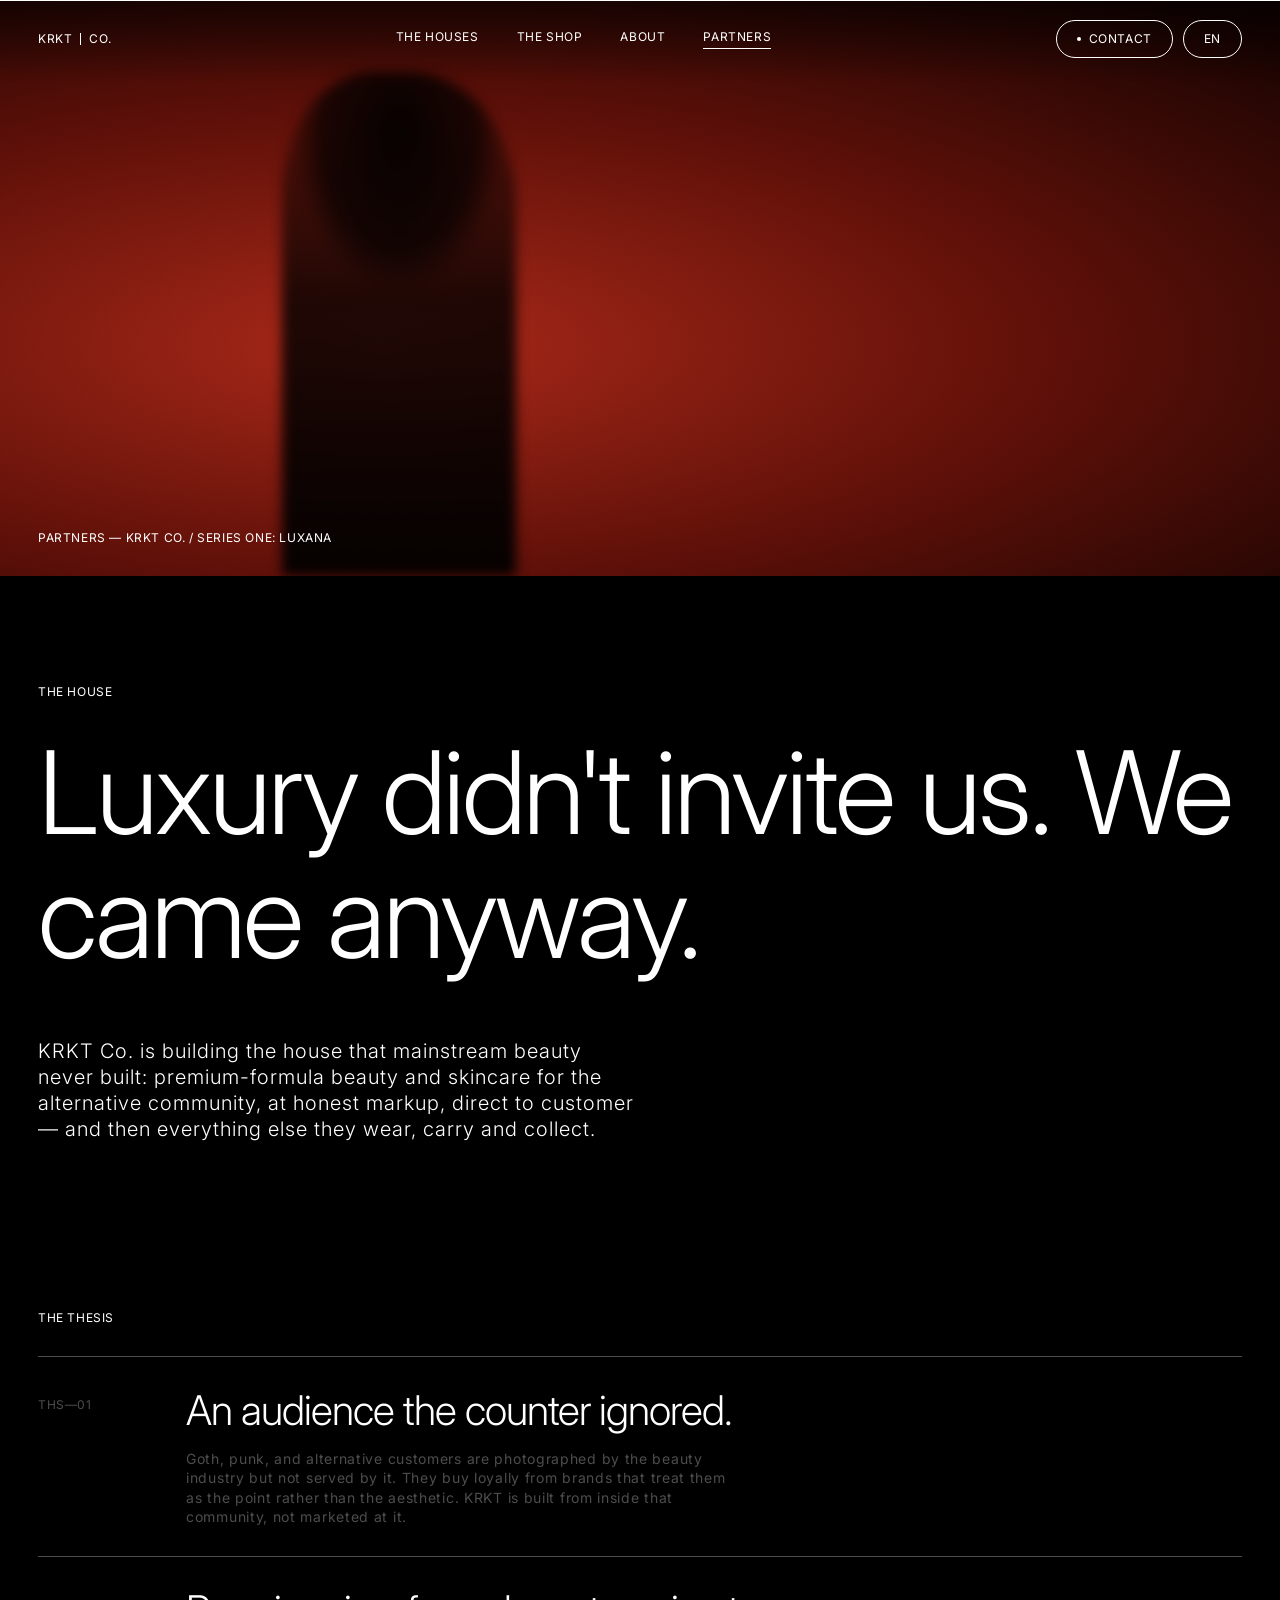
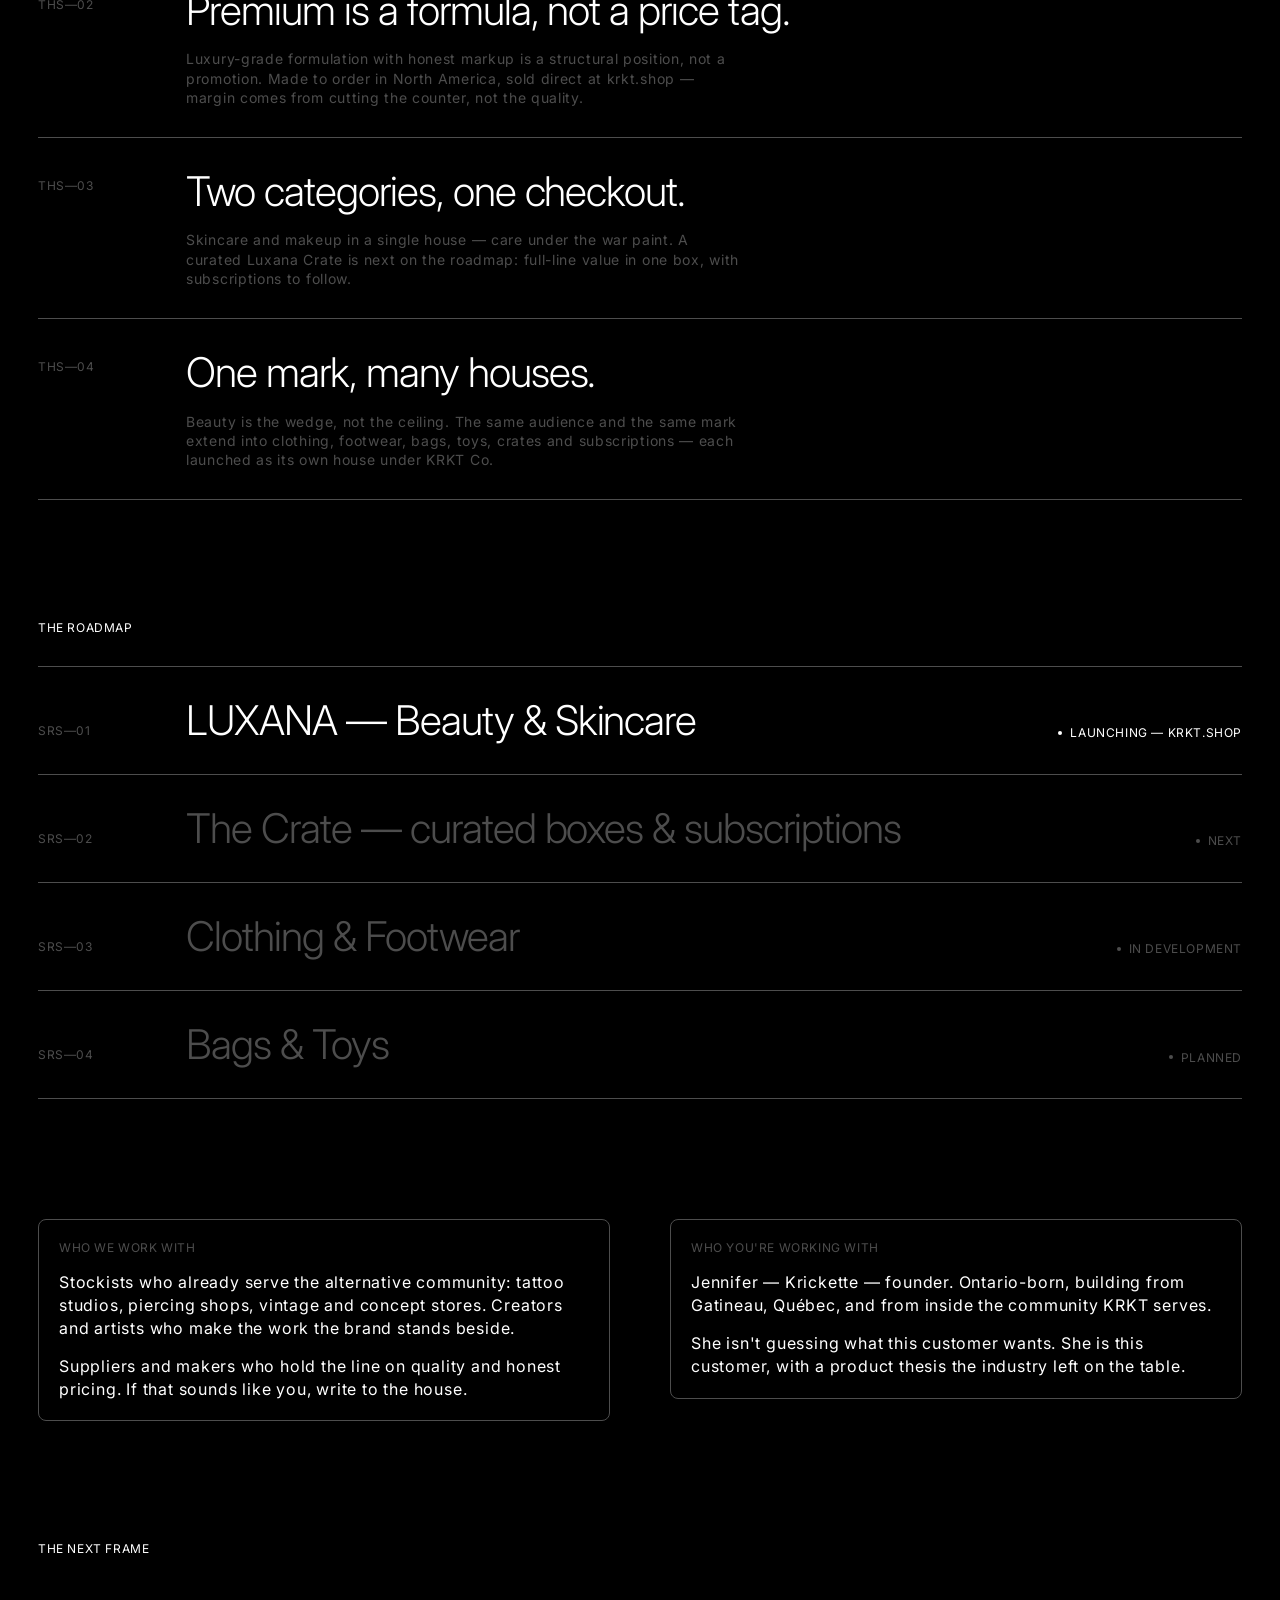
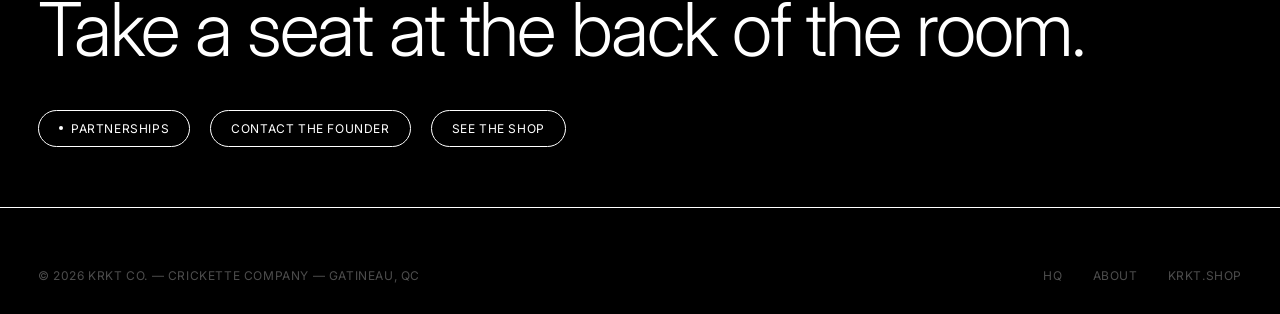
<file: krkt-co-invest.html>
<!DOCTYPE html>
<html lang="en">
<head>
<meta charset="UTF-8">
<meta name="viewport" content="width=device-width, initial-scale=1.0">
<title>Partners — KRKT Co.</title>
<meta name="description" content="Partner with KRKT Co. — a Canadian house building beauty, and then everything else, for the alternative community the industry ignored.">
<link rel="preconnect" href="https://fonts.googleapis.com">
<link rel="preconnect" href="https://fonts.gstatic.com" crossorigin>
<link href="https://fonts.googleapis.com/css2?family=Inter:wght@300;400;500;700&display=swap" rel="stylesheet">
<style>
  :root {
    --color-black-void: #000000;
    --color-paper-white: #ffffff;
    --color-smoke: #4d4d4d;
    --color-crimson-heat: #b62b1a;
    --font-saans: 'Saans', 'Inter', ui-sans-serif, system-ui, -apple-system, "Segoe UI", Roboto, sans-serif;
    --w-light: 300; --w-380: 400; --w-570: 500; --w-790: 700;
    --text-caption: 12px; --tracking-caption: 0.6px;
    --text-body: 16px; --text-subheading: 20px;
    --radius-bodies: 8px; --radius-buttons: 70px; --radius-circular: 594px;
    --spacing-20: 20px; --spacing-30: 30px; --spacing-38: 38px;
    --spacing-60: 60px; --spacing-108: 108px;
  }
  * { margin: 0; padding: 0; box-sizing: border-box; }
  html { scroll-behavior: smooth; }
  @media (prefers-reduced-motion: reduce) {
    html { scroll-behavior: auto; }
    *, *::before, *::after { animation: none !important; transition: none !important; }
  }
  body {
    background: var(--color-black-void); color: var(--color-paper-white);
    font-family: var(--font-saans); font-size: var(--text-body);
    font-weight: var(--w-380); line-height: 1.43; letter-spacing: 0.8px;
    -webkit-font-smoothing: antialiased;
  }
  a { color: inherit; text-decoration: none; }
  a:focus-visible, button:focus-visible { outline: 1px solid var(--color-paper-white); outline-offset: 4px; }

  .ui-label {
    font-size: var(--text-caption); font-weight: var(--w-380);
    letter-spacing: var(--tracking-caption); text-transform: uppercase; line-height: 1.3;
  }

  header {
    position: fixed; top: 0; left: 0; right: 0; z-index: 100;
    border-top: 1px solid var(--color-paper-white);
    background: linear-gradient(to bottom, rgba(0,0,0,0.55), rgba(0,0,0,0));
    padding: 19px var(--spacing-38) 23px;
    display: flex; align-items: center; justify-content: space-between; gap: var(--spacing-38);
  }
  .wordmark { display: inline-flex; align-items: center; gap: 8px; }
  .wordmark .bar { width: 1px; height: 12px; background: var(--color-paper-white); display: inline-block; }
  nav.primary { display: flex; gap: var(--spacing-38); }
  nav.primary a { transition: opacity 0.25s ease; }
  nav.primary a:hover { opacity: 0.55; }
  nav.primary a[aria-current="page"] { border-bottom: 1px solid var(--color-paper-white); padding-bottom: 3px; }
  .utility { display: flex; gap: 10px; align-items: center; }

  .ghost-pill {
    display: inline-flex; align-items: center; gap: 8px;
    border: 1px solid var(--color-paper-white); border-radius: var(--radius-buttons);
    background: transparent; color: var(--color-paper-white);
    padding: 10px 20px; cursor: pointer; font-family: var(--font-saans);
    transition: opacity 0.25s ease;
  }
  .ghost-pill:hover { opacity: 0.6; }
  .ghost-pill .dot { width: 4px; height: 4px; border-radius: 50%; background: var(--color-paper-white); }

  .frame {
    position: relative; width: 100vw; overflow: hidden;
    background: radial-gradient(130% 100% at 30% 60%, rgba(182,43,26,0.92) 0%, rgba(110,18,9,0.85) 40%, rgba(24,3,1,0.98) 76%, #000 100%);
  }
  .frame::after {
    content: ""; position: absolute; inset: 0;
    background-image: url("data:image/svg+xml,%3Csvg xmlns='http://www.w3.org/2000/svg' width='160' height='160'%3E%3Cfilter id='n'%3E%3CfeTurbulence type='fractalNoise' baseFrequency='0.9' numOctaves='2'/%3E%3CfeColorMatrix type='saturate' values='0'/%3E%3C/filter%3E%3Crect width='160' height='160' filter='url(%23n)' opacity='0.5'/%3E%3C/svg%3E");
    opacity: 0.10; mix-blend-mode: overlay; pointer-events: none;
  }
  .frame--band { height: 64vh; }
  .figure {
    position: absolute; left: 22%; bottom: 0; width: 26vh; height: 56vh;
    background:
      radial-gradient(60% 42% at 50% 12%, rgba(0,0,0,0.92) 0%, rgba(0,0,0,0.65) 55%, transparent 75%),
      linear-gradient(to top, rgba(0,0,0,0.95) 0%, rgba(0,0,0,0.8) 55%, rgba(0,0,0,0.45) 80%, transparent 100%);
    border-radius: 40% 46% 0 0 / 24% 26% 0 0; filter: blur(6px);
  }
  .frame .frame-label { position: absolute; left: var(--spacing-38); bottom: var(--spacing-30); }

  .strip { padding: var(--spacing-108) var(--spacing-38); background: var(--color-black-void); }
  .strip--tight { padding-top: var(--spacing-60); padding-bottom: var(--spacing-60); }
  .eyebrow { display: block; margin-bottom: var(--spacing-30); }

  .display {
    font-size: clamp(52px, 9vw, 130px); font-weight: var(--w-light);
    line-height: 1.08; letter-spacing: -0.025em;
  }
  .heading {
    font-size: clamp(40px, 5.8vw, 79px); font-weight: var(--w-light);
    line-height: 1.14; letter-spacing: -0.025em;
  }
  .heading-sm {
    font-size: clamp(30px, 3.5vw, 47px); font-weight: var(--w-light);
    line-height: 1.15; letter-spacing: -0.025em;
  }
  .lede {
    max-width: 600px; font-size: var(--text-subheading);
    font-weight: var(--w-light); line-height: 1.3; letter-spacing: 1px;
  }

  .split {
    display: grid; grid-template-columns: minmax(0, 1fr) minmax(0, 1fr);
    gap: var(--spacing-60); align-items: start;
  }
  .body-card {
    border: 1px solid var(--color-smoke); border-radius: var(--radius-bodies);
    padding: var(--spacing-20);
  }
  .body-card p + p { margin-top: 15px; }
  .body-card .ui-label { display: block; margin-bottom: 15px; color: var(--color-smoke); }

  /* Thesis ledger */
  .ledger { border-top: 1px solid var(--color-smoke); }
  .ledger-row {
    display: grid; grid-template-columns: 110px 1fr; gap: var(--spacing-38);
    padding: var(--spacing-30) 0; border-bottom: 1px solid var(--color-smoke);
    transition: border-color 0.3s ease;
  }
  .ledger-row:hover { border-color: var(--color-paper-white); }
  .ledger-code { color: var(--color-smoke); padding-top: 10px; }
  .ledger-line {
    font-size: clamp(26px, 3.2vw, 47px); font-weight: var(--w-light);
    line-height: 1.15; letter-spacing: -0.025em;
  }
  .ledger-note { margin-top: 15px; max-width: 560px; color: var(--color-smoke); font-size: 14px; letter-spacing: 0.7px; line-height: 1.38; }

  /* Roadmap */
  .road-row {
    display: grid; grid-template-columns: 110px 1fr auto; align-items: baseline;
    gap: var(--spacing-38); padding: var(--spacing-30) 0;
    border-bottom: 1px solid var(--color-smoke); transition: border-color 0.3s ease;
  }
  .road-row:hover { border-color: var(--color-paper-white); }
  .road-name {
    font-size: clamp(26px, 3.2vw, 47px); font-weight: var(--w-light);
    line-height: 1.15; letter-spacing: -0.025em;
  }
  .road-status { display: inline-flex; align-items: center; gap: 8px; white-space: nowrap; }
  .road-status .dot { width: 4px; height: 4px; border-radius: 50%; background: var(--color-paper-white); }
  .muted { color: var(--color-smoke); }
  .muted .dot { background: var(--color-smoke); }

  .cta-row { display: flex; gap: var(--spacing-20); flex-wrap: wrap; margin-top: var(--spacing-38); }

  footer { border-top: 1px solid var(--color-paper-white); padding: var(--spacing-60) var(--spacing-38) var(--spacing-30); }
  .foot-base {
    display: flex; justify-content: space-between; align-items: center; gap: var(--spacing-20);
    color: var(--color-smoke); flex-wrap: wrap;
  }
  .foot-base a { transition: opacity 0.25s ease; }
  .foot-base a:hover { opacity: 0.55; }

  .reveal { opacity: 0; transform: translateY(24px); transition: opacity 0.9s ease, transform 0.9s ease; }
  .reveal.in { opacity: 1; transform: none; }

  @media (max-width: 900px) {
    header { padding: 15px 20px 19px; }
    nav.primary { display: none; }
    .strip { padding: var(--spacing-60) var(--spacing-20); }
    .split { grid-template-columns: 1fr; }
    .ledger-row, .road-row { grid-template-columns: 1fr; gap: 10px; }
    footer { padding-left: 20px; padding-right: 20px; }
  }
</style>
</head>
<body>

<header>
  <a class="wordmark ui-label" href="krkt-co-hq.html" aria-label="KRKT Co. home">
    KRKT <span class="bar" aria-hidden="true"></span> CO.
  </a>
  <nav class="primary ui-label" aria-label="Primary">
    <a href="krkt-co-hq.html#houses">THE HOUSES</a>
    <a href="https://www.krkt.shop" target="_blank" rel="noopener">THE SHOP</a>
    <a href="krkt-co-about.html">ABOUT</a>
    <a href="krkt-co-invest.html" aria-current="page">PARTNERS</a>
  </nav>
  <div class="utility">
    <a class="ghost-pill ui-label" href="https://www.krkt.shop/pages/contact" target="_blank" rel="noopener">
      <span class="dot" aria-hidden="true"></span> CONTACT
    </a>
    <button class="ghost-pill ui-label" type="button">EN</button>
  </div>
</header>

<!-- Editorial frame -->
<section class="frame frame--band" aria-label="Partners editorial frame">
  <div class="figure" aria-hidden="true"></div>
  <span class="frame-label ui-label">PARTNERS — KRKT Co. / SERIES ONE: LUXANA</span>
</section>

<!-- Thesis -->
<section class="strip">
  <span class="eyebrow ui-label reveal">THE HOUSE</span>
  <h1 class="display reveal">Luxury didn't invite us. We came anyway.</h1>
  <div style="height: 60px;"></div>
  <p class="lede reveal">KRKT Co. is building the house that mainstream beauty never built: premium-formula beauty and skincare for the alternative community, at honest markup, direct to customer — and then everything else they wear, carry and collect.</p>
</section>

<!-- Why this, why now -->
<section class="strip strip--tight">
  <span class="eyebrow ui-label reveal">THE THESIS</span>
  <div class="ledger reveal">

    <div class="ledger-row">
      <span class="ledger-code ui-label">THS—01</span>
      <div>
        <p class="ledger-line">An audience the counter ignored.</p>
        <p class="ledger-note">Goth, punk, and alternative customers are photographed by the beauty industry but not served by it. They buy loyally from brands that treat them as the point rather than the aesthetic. KRKT is built from inside that community, not marketed at it.</p>
      </div>
    </div>

    <div class="ledger-row">
      <span class="ledger-code ui-label">THS—02</span>
      <div>
        <p class="ledger-line">Premium is a formula, not a price tag.</p>
        <p class="ledger-note">Luxury-grade formulation with honest markup is a structural position, not a promotion. Made to order in North America, sold direct at krkt.shop — margin comes from cutting the counter, not the quality.</p>
      </div>
    </div>

    <div class="ledger-row">
      <span class="ledger-code ui-label">THS—03</span>
      <div>
        <p class="ledger-line">Two categories, one checkout.</p>
        <p class="ledger-note">Skincare and makeup in a single house — care under the war paint. A curated Luxana Crate is next on the roadmap: full-line value in one box, with subscriptions to follow.</p>
      </div>
    </div>

    <div class="ledger-row">
      <span class="ledger-code ui-label">THS—04</span>
      <div>
        <p class="ledger-line">One mark, many houses.</p>
        <p class="ledger-note">Beauty is the wedge, not the ceiling. The same audience and the same mark extend into clothing, footwear, bags, toys, crates and subscriptions — each launched as its own house under KRKT Co.</p>
      </div>
    </div>

  </div>
</section>

<!-- Roadmap -->
<section class="strip strip--tight">
  <span class="eyebrow ui-label reveal">THE ROADMAP</span>
  <div class="ledger reveal">

    <div class="road-row">
      <span class="ledger-code ui-label">SRS—01</span>
      <span class="road-name">LUXANA — Beauty &amp; Skincare</span>
      <span class="road-status ui-label"><span class="dot"></span>LAUNCHING — KRKT.SHOP</span>
    </div>

    <div class="road-row">
      <span class="ledger-code ui-label">SRS—02</span>
      <span class="road-name muted">The Crate — curated boxes &amp; subscriptions</span>
      <span class="road-status ui-label muted"><span class="dot"></span>NEXT</span>
    </div>

    <div class="road-row">
      <span class="ledger-code ui-label">SRS—03</span>
      <span class="road-name muted">Clothing &amp; Footwear</span>
      <span class="road-status ui-label muted"><span class="dot"></span>IN DEVELOPMENT</span>
    </div>

    <div class="road-row">
      <span class="ledger-code ui-label">SRS—04</span>
      <span class="road-name muted">Bags &amp; Toys</span>
      <span class="road-status ui-label muted"><span class="dot"></span>PLANNED</span>
    </div>

  </div>
</section>

<!-- Who we work with + founder -->
<section class="strip strip--tight">
  <div class="split">
    <div class="body-card reveal">
      <span class="ui-label">WHO WE WORK WITH</span>
      <p>Stockists who already serve the alternative community: tattoo studios, piercing shops, vintage and concept stores. Creators and artists who make the work the brand stands beside.</p>
      <p>Suppliers and makers who hold the line on quality and honest pricing. If that sounds like you, write to the house.</p>
    </div>
    <div class="body-card reveal">
      <span class="ui-label">WHO YOU'RE WORKING WITH</span>
      <p>Jennifer — Krickette — founder. Ontario-born, building from Gatineau, Québec, and from inside the community KRKT serves.</p>
      <p>She isn't guessing what this customer wants. She is this customer, with a product thesis the industry left on the table.</p>
    </div>
  </div>
</section>

<!-- CTA -->
<section class="strip strip--tight">
  <span class="eyebrow ui-label reveal">THE NEXT FRAME</span>
  <h2 class="heading reveal">Take a seat at the back of the room.</h2>
  <div class="cta-row reveal">
    <a class="ghost-pill ui-label" href="mailto:admin@krkt.shop?subject=Partnerships"><span class="dot" aria-hidden="true"></span> PARTNERSHIPS</a>
    <a class="ghost-pill ui-label" href="mailto:admin@krkt.shop">CONTACT THE FOUNDER</a>
    <a class="ghost-pill ui-label" href="https://www.krkt.shop" target="_blank" rel="noopener">SEE THE SHOP</a>
  </div>
</section>

<footer>
  <div class="foot-base ui-label">
    <span>© 2026 KRKT Co. — CRICKETTE COMPANY — GATINEAU, QC</span>
    <span style="display: inline-flex; gap: 30px;">
      <a href="krkt-co-hq.html">HQ</a>
      <a href="krkt-co-about.html">ABOUT</a>
      <a href="https://www.krkt.shop" target="_blank" rel="noopener">KRKT.SHOP</a>
    </span>
  </div>
</footer>

<script>
  const io = new IntersectionObserver((entries) => {
    entries.forEach(e => { if (e.isIntersecting) { e.target.classList.add('in'); io.unobserve(e.target); } });
  }, { threshold: 0.15 });
  document.querySelectorAll('.reveal').forEach(el => io.observe(el));
</script>

</body>
</html>
</file>
<file: assets/krkt.css>
/* KRKT Co. — shared stylesheet for every page in the house. */

:root {
  --color-black-void: #000000;
  --color-paper-white: #ffffff;
  --color-smoke: #4d4d4d;   /* hairlines and borders only — fails AA as text */
  --color-ash: #8f8f8f;     /* recessive text that still clears WCAG AA */
  --color-crimson-heat: #b62b1a;

  --font-saans: 'Saans', 'Inter', ui-sans-serif, system-ui, -apple-system, "Segoe UI", Roboto, sans-serif;

  --w-light: 300;
  --w-380: 400;   /* Inter substitute for Saans 380 */
  --w-570: 500;   /* Inter substitute for Saans 570 */
  --w-790: 700;   /* Inter substitute for Saans 790 */

  --text-caption: 12px;
  --tracking-caption: 0.6px;
  --text-body: 16px;
  --text-subheading: 20px;

  --radius-bodies: 8px;
  --radius-buttons: 70px;
  --radius-circular: 594px;

  --spacing-20: 20px;
  --spacing-30: 30px;
  --spacing-38: 38px;
  --spacing-60: 60px;
  --spacing-108: 108px;
  --spacing-150: 150px;

  --header-height: 84px;

  /* Per-page atmosphere, overridden by the body class below. */
  --frame-gradient: radial-gradient(120% 90% at 22% 42%, rgba(182,43,26,0.95) 0%, rgba(120,20,10,0.85) 38%, rgba(28,3,1,0.98) 74%, #000 100%);
  --band-height: 64vh;
  --figure-left: 18%;
  --figure-width: 34vh;
  --figure-height: 86vh;
  --grain: url("data:image/svg+xml,%3Csvg xmlns='http://www.w3.org/2000/svg' width='160' height='160'%3E%3Cfilter id='n'%3E%3CfeTurbulence type='fractalNoise' baseFrequency='0.9' numOctaves='2'/%3E%3CfeColorMatrix type='saturate' values='0'/%3E%3C/filter%3E%3Crect width='160' height='160' filter='url(%23n)' opacity='0.5'/%3E%3C/svg%3E");
}

body.page-about {
  --frame-gradient: radial-gradient(120% 90% at 70% 40%, rgba(182,43,26,0.95) 0%, rgba(120,20,10,0.85) 38%, rgba(28,3,1,0.98) 74%, #000 100%);
  --band-height: 72vh;
  --figure-left: 64%;
  --figure-width: 30vh;
  --figure-height: 64vh;
}
body.page-invest {
  --frame-gradient: radial-gradient(130% 100% at 30% 60%, rgba(182,43,26,0.92) 0%, rgba(110,18,9,0.85) 40%, rgba(24,3,1,0.98) 76%, #000 100%);
  --band-height: 64vh;
  --figure-left: 22%;
  --figure-width: 26vh;
  --figure-height: 56vh;
}
body.page-contact {
  --frame-gradient: radial-gradient(130% 100% at 76% 55%, rgba(182,43,26,0.92) 0%, rgba(110,18,9,0.85) 40%, rgba(24,3,1,0.98) 76%, #000 100%);
  --band-height: 56vh;
  --figure-left: 70%;
  --figure-width: 24vh;
  --figure-height: 48vh;
}

* { margin: 0; padding: 0; box-sizing: border-box; }

html {
  scroll-behavior: smooth;
  scroll-padding-top: var(--header-height);
}
@media (prefers-reduced-motion: reduce) {
  html { scroll-behavior: auto; }
  *, *::before, *::after { animation: none !important; transition: none !important; }
}

body {
  background: var(--color-black-void);
  color: var(--color-paper-white);
  font-family: var(--font-saans);
  font-size: var(--text-body);
  font-weight: var(--w-380);
  line-height: 1.43;
  letter-spacing: 0.8px;
  -webkit-font-smoothing: antialiased;
  overflow-x: hidden;
}

a { color: inherit; text-decoration: none; }
a:focus-visible, button:focus-visible, input:focus-visible, textarea:focus-visible {
  outline: 1px solid var(--color-paper-white);
  outline-offset: 4px;
}

.skip-link {
  position: absolute;
  left: -9999px;
  top: 0;
  z-index: 200;
  padding: 10px 20px;
  background: var(--color-black-void);
  border: 1px solid var(--color-paper-white);
}
.skip-link:focus { left: var(--spacing-20); top: var(--spacing-20); }

/* ---------- UI label voice ---------- */
.ui-label {
  font-size: var(--text-caption);
  font-weight: var(--w-380);
  letter-spacing: var(--tracking-caption);
  text-transform: uppercase;
  line-height: 1.3;
}

/* ---------- Top nav ---------- */
header {
  position: fixed;
  top: 0; left: 0; right: 0;
  z-index: 100;
  border-top: 1px solid var(--color-paper-white);
  /* Opaque enough that scrolled copy never collides with the wordmark. */
  background: rgba(0, 0, 0, 0.82);
  backdrop-filter: blur(12px);
  padding: 19px var(--spacing-38) 23px;
  display: flex;
  align-items: center;
  justify-content: space-between;
  gap: var(--spacing-38);
}
.wordmark { display: inline-flex; align-items: center; gap: 8px; }
.wordmark .bar { width: 1px; height: 12px; background: var(--color-paper-white); display: inline-block; }
nav.primary { display: flex; gap: var(--spacing-38); }
nav.primary a { transition: opacity 0.25s ease; }
nav.primary a:hover { opacity: 0.55; }
nav.primary a[aria-current="page"] { border-bottom: 1px solid var(--color-paper-white); padding-bottom: 3px; }
.utility { display: flex; gap: 10px; align-items: center; }

.nav-toggle { display: none; }

.ghost-pill {
  display: inline-flex;
  align-items: center;
  gap: 8px;
  border: 1px solid var(--color-paper-white);
  border-radius: var(--radius-buttons);
  background: transparent;
  color: var(--color-paper-white);
  padding: 10px 20px;
  cursor: pointer;
  font-family: var(--font-saans);
  transition: opacity 0.25s ease;
}
.ghost-pill:hover { opacity: 0.6; }
.ghost-pill .dot { width: 4px; height: 4px; border-radius: 50%; background: var(--color-paper-white); }

/* ---------- Photographic surfaces ---------- */
.frame {
  position: relative;
  width: 100%;
  overflow: hidden;
  background: var(--frame-gradient);
}
.frame::after {
  /* film grain */
  content: "";
  position: absolute; inset: 0;
  background-image: var(--grain);
  opacity: 0.10;
  mix-blend-mode: overlay;
  pointer-events: none;
}
.frame img {
  position: absolute; inset: 0;
  width: 100%; height: 100%;
  object-fit: cover;
  display: block;
}
.frame--hero { height: 100vh; height: 100svh; }
.frame--band { height: var(--band-height); }

/* the single silhouette rendered as light, for frames without a photo */
.figure {
  position: absolute;
  left: var(--figure-left);
  bottom: 0;
  width: var(--figure-width);
  height: var(--figure-height);
  background:
    radial-gradient(60% 42% at 50% 12%, rgba(0,0,0,0.92) 0%, rgba(0,0,0,0.65) 55%, transparent 75%),
    linear-gradient(to top, rgba(0,0,0,0.95) 0%, rgba(0,0,0,0.8) 55%, rgba(0,0,0,0.45) 80%, transparent 100%);
  border-radius: 40% 46% 0 0 / 24% 26% 0 0;
  filter: blur(6px);
}
.figure--rim-left::before, .figure--rim-right::before {
  /* rim light on the crimson side */
  content: "";
  position: absolute;
  top: 4%;
  width: 10px; height: 70%;
  background: linear-gradient(to bottom, transparent, rgba(255,120,90,0.5) 30%, rgba(255,80,50,0.28) 70%, transparent);
  filter: blur(5px);
}
.figure--rim-left::before { left: -4px; }
.figure--rim-right::before { right: -4px; }

.frame .frame-label {
  position: absolute;
  left: var(--spacing-38);
  bottom: var(--spacing-30);
  color: var(--color-paper-white);
}
.frame .frame-label-right {
  position: absolute;
  right: var(--spacing-38);
  bottom: var(--spacing-30);
  color: var(--color-paper-white);
}

/* ---------- Text strips (black breathing space) ---------- */
.strip {
  padding: var(--spacing-108) var(--spacing-38);
  background: var(--color-black-void);
}
.strip--tight { padding-top: var(--spacing-60); padding-bottom: var(--spacing-60); }

.eyebrow {
  display: block;
  margin-bottom: var(--spacing-30);
  color: var(--color-paper-white);
}

.display-xl {
  font-size: clamp(72px, 17vw, 245px);
  font-weight: var(--w-380);
  line-height: 1;
  letter-spacing: -0.025em;
}
.display {
  font-size: clamp(52px, 9.5vw, 130px);
  font-weight: var(--w-light);
  line-height: 1.08;
  letter-spacing: -0.025em;
}
.heading {
  font-size: clamp(40px, 5.8vw, 79px);
  font-weight: var(--w-light);
  line-height: 1.14;
  letter-spacing: -0.025em;
}
.heading-sm {
  font-size: clamp(30px, 3.5vw, 47px);
  font-weight: var(--w-light);
  line-height: 1.15;
  letter-spacing: -0.025em;
}

.lede {
  max-width: 600px;
  margin-top: var(--spacing-60);
  font-size: var(--text-subheading);
  font-weight: var(--w-light);
  line-height: 1.3;
  letter-spacing: 1px;
}

.note {
  margin-top: 15px;
  max-width: 560px;
  color: var(--color-ash);
  font-size: 14px;
  letter-spacing: 0.7px;
  line-height: 1.38;
}

/* ---------- Ledger rows (houses, channels, thesis, roadmap, pillars) ---------- */
.ledger { border-top: 1px solid var(--color-smoke); }
.ledger-row {
  display: grid;
  grid-template-columns: 110px 1fr;
  align-items: baseline;
  gap: var(--spacing-38);
  padding: var(--spacing-30) 0;
  border-bottom: 1px solid var(--color-smoke);
  transition: border-color 0.3s ease;
}
.ledger-row:hover { border-color: var(--color-paper-white); }
.ledger-row--houses { grid-template-columns: 110px 1fr auto auto; }
.ledger-row--status { grid-template-columns: 110px 1fr auto; }
.ledger-row--stacked { align-items: start; }
.ledger-code { color: var(--color-ash); }
.ledger-row--stacked .ledger-code { padding-top: 10px; }
.ledger-name {
  font-size: clamp(26px, 3.4vw, 47px);
  font-weight: var(--w-light);
  line-height: 1.15;
  letter-spacing: -0.025em;
  transition: opacity 0.25s ease;
}
a.ledger-row:hover .ledger-name { opacity: 0.55; }
.ledger-addr { white-space: nowrap; color: var(--color-ash); }
.ledger-status { display: inline-flex; align-items: center; gap: 8px; white-space: nowrap; }
.ledger-status .dot { width: 4px; height: 4px; border-radius: 50%; background: var(--color-paper-white); }
.ledger-arrow { color: var(--color-paper-white); }
.muted { color: var(--color-ash); }
.muted .dot { background: var(--color-ash); }

/* ---------- Two-column manifesto ---------- */
.split {
  display: grid;
  grid-template-columns: minmax(0, 1fr) minmax(0, 1fr);
  gap: var(--spacing-60);
  align-items: start;
}

.body-card {
  border: 1px solid var(--color-smoke);
  border-radius: var(--radius-bodies);
  padding: var(--spacing-20);
  max-width: 520px;
}
.body-card p + p { margin-top: 15px; }
.body-card .ui-label { display: block; margin-bottom: 15px; color: var(--color-ash); }
.body-card + .body-card { margin-top: var(--spacing-20); }
.split > div > .body-card:first-child { margin-top: var(--spacing-38); }

/* ---------- Circular frame ---------- */
.circle-frame {
  width: min(42vw, 420px);
  aspect-ratio: 1;
  border-radius: var(--radius-circular);
  overflow: hidden;
  position: relative;
  background: radial-gradient(90% 90% at 30% 35%, rgba(182,43,26,0.95) 0%, rgba(90,14,7,0.9) 55%, #000 100%);
  justify-self: end;
}
.circle-frame::after {
  content: "";
  position: absolute; inset: 0;
  background-image: var(--grain);
  opacity: 0.12;
  mix-blend-mode: overlay;
  pointer-events: none;
}
.circle-frame img { width: 100%; height: 100%; object-fit: cover; display: block; }
.circle-caption { margin-top: var(--spacing-20); text-align: right; color: var(--color-ash); }

/* ---------- CTA strip ---------- */
.cta-row { display: flex; gap: var(--spacing-20); flex-wrap: wrap; margin-top: var(--spacing-38); }

/* ---------- Forms ---------- */
.field { margin-bottom: var(--spacing-20); }
.field label, .field .field-label { display: block; margin-bottom: 10px; color: var(--color-ash); }
.field input, .field textarea {
  width: 100%;
  background: transparent;
  border: 1px solid var(--color-smoke);
  border-radius: var(--radius-bodies);
  color: var(--color-paper-white);
  padding: 15px 20px;
  font-family: var(--font-saans);
  font-size: var(--text-body);
  letter-spacing: 0.8px;
  line-height: 1.43;
}
.field textarea { min-height: 160px; resize: vertical; }
.field input::placeholder, .field textarea::placeholder { color: var(--color-ash); }
.field input:focus, .field textarea:focus { outline: none; border-color: var(--color-paper-white); }
.field input:user-invalid, .field textarea:user-invalid { border-color: var(--color-crimson-heat); }

.field-error {
  display: none;
  margin-top: 10px;
  color: var(--color-crimson-heat);
}
.field-error.shown { display: block; }

.topic-pills { display: flex; gap: 10px; flex-wrap: wrap; }
.topic-pill {
  border: 1px solid var(--color-smoke);
  border-radius: var(--radius-buttons);
  background: transparent;
  color: var(--color-ash);
  padding: 10px 20px;
  cursor: pointer;
  font-family: var(--font-saans);
  transition: color 0.25s ease, border-color 0.25s ease;
}
.topic-pill:hover { color: var(--color-paper-white); }
.topic-pill.selected { border-color: var(--color-paper-white); color: var(--color-paper-white); }
.topic-pill.selected::before {
  content: "";
  display: inline-block;
  width: 4px; height: 4px;
  border-radius: 50%;
  background: var(--color-paper-white);
  margin-right: 8px;
  vertical-align: middle;
}

.form-note { margin-top: 15px; color: var(--color-ash); font-size: 14px; letter-spacing: 0.7px; line-height: 1.38; }
.form-status { margin-top: 15px; }

/* ---------- Footer ---------- */
footer {
  border-top: 1px solid var(--color-paper-white);
  padding: var(--spacing-60) var(--spacing-38) var(--spacing-30);
}
.foot-grid {
  display: grid;
  grid-template-columns: 2fr 1fr 1fr;
  gap: var(--spacing-60);
  margin-bottom: var(--spacing-60);
}
.foot-col .ui-label { display: block; margin-bottom: var(--spacing-20); color: var(--color-ash); }
.foot-col a { display: block; margin-bottom: 15px; transition: opacity 0.25s ease; }
.foot-col a:hover { opacity: 0.55; }
.foot-col .foot-static { display: block; margin-bottom: 15px; color: var(--color-ash); }

.newsletter { display: flex; gap: 10px; max-width: 420px; margin-top: var(--spacing-20); flex-wrap: wrap; }
.newsletter input {
  flex: 1;
  min-width: 200px;
  background: transparent;
  border: 1px solid var(--color-smoke);
  border-radius: var(--radius-buttons);
  color: var(--color-paper-white);
  padding: 10px 20px;
  font-family: var(--font-saans);
  font-size: var(--text-caption);
  letter-spacing: var(--tracking-caption);
  text-transform: uppercase;
}
.newsletter input::placeholder { color: var(--color-ash); }
.newsletter input:focus { outline: none; border-color: var(--color-paper-white); }

.foot-base {
  display: flex;
  justify-content: space-between;
  align-items: center;
  gap: var(--spacing-20);
  border-top: 1px solid var(--color-smoke);
  padding-top: var(--spacing-20);
  color: var(--color-ash);
  flex-wrap: wrap;
}
.foot-base--bare { border-top: none; padding-top: 0; }
.foot-links { display: inline-flex; gap: 30px; flex-wrap: wrap; }
.foot-base a { transition: opacity 0.25s ease; }
.foot-base a:hover { opacity: 0.55; }
.disclaimer { max-width: 900px; margin-top: var(--spacing-30); color: var(--color-ash); font-size: 12px; letter-spacing: 0.6px; line-height: 1.5; }

/* ---------- Reveal on scroll ---------- */
.reveal { opacity: 0; transform: translateY(24px); transition: opacity 0.9s ease, transform 0.9s ease; }
.reveal.in { opacity: 1; transform: none; }
/* Without JS the observer never runs, so the copy must not stay invisible. */
.no-js .reveal { opacity: 1; transform: none; }

/* ---------- Responsive ---------- */
@media (max-width: 900px) {
  :root { --header-height: 72px; }
  header { padding: 15px 20px 19px; flex-wrap: wrap; }
  .nav-toggle { display: inline-flex; }
  nav.primary {
    display: none;
    order: 3;
    flex-basis: 100%;
    flex-direction: column;
    gap: var(--spacing-20);
    padding: var(--spacing-20) 0 10px;
  }
  nav.primary.open { display: flex; }
  nav.primary a[aria-current="page"] { align-self: start; }
  .strip { padding: var(--spacing-60) var(--spacing-20); }
  .split { grid-template-columns: 1fr; }
  .circle-frame { justify-self: start; width: min(70vw, 340px); }
  .circle-caption { text-align: left; }
  .ledger-row, .ledger-row--houses, .ledger-row--status { grid-template-columns: 1fr auto; gap: 10px var(--spacing-20); }
  .ledger-row--stacked { grid-template-columns: 1fr; }
  .ledger-code { display: none; }
  .ledger-row--stacked .ledger-code { display: block; padding-top: 0; }
  .ledger-arrow { display: none; }
  .ledger-addr { white-space: normal; }
  .foot-grid { grid-template-columns: 1fr; gap: var(--spacing-38); }
  .frame .frame-label-right { display: none; }
  footer { padding-left: 20px; padding-right: 20px; }
}
</file>
